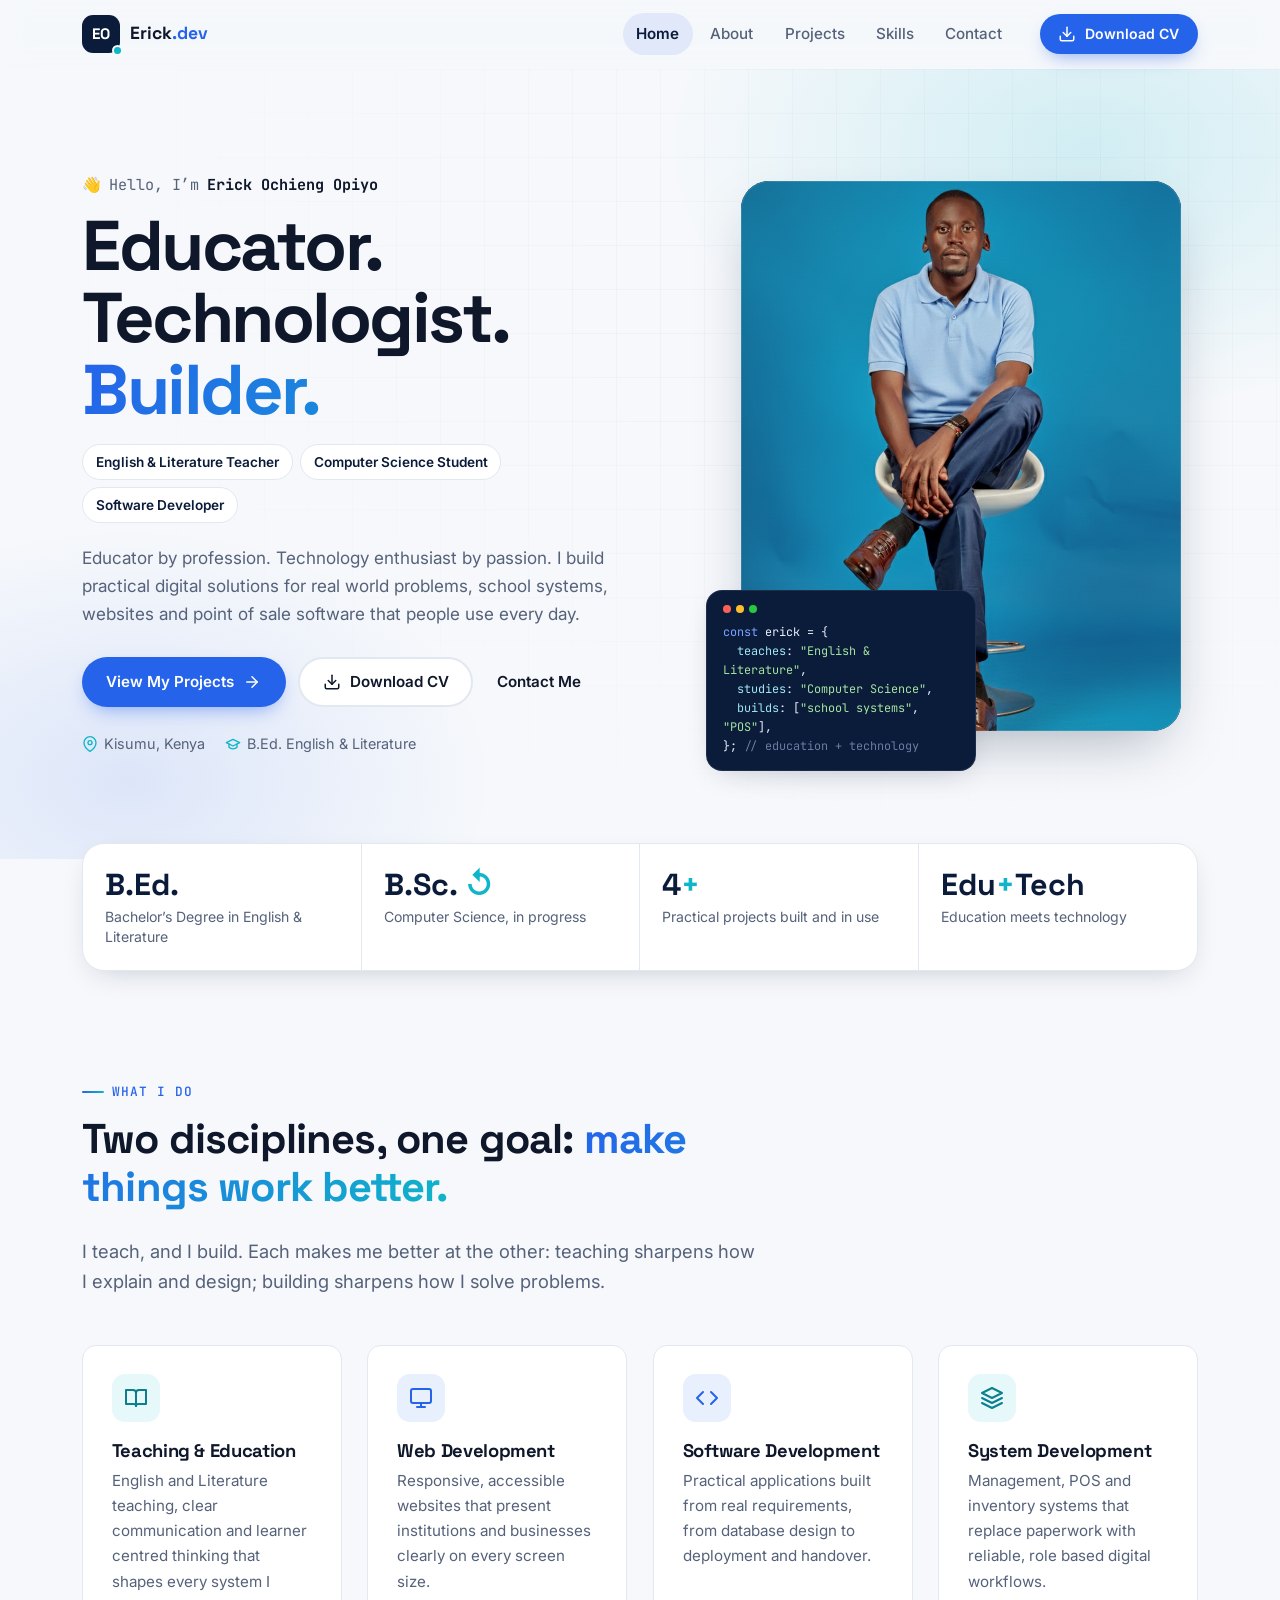
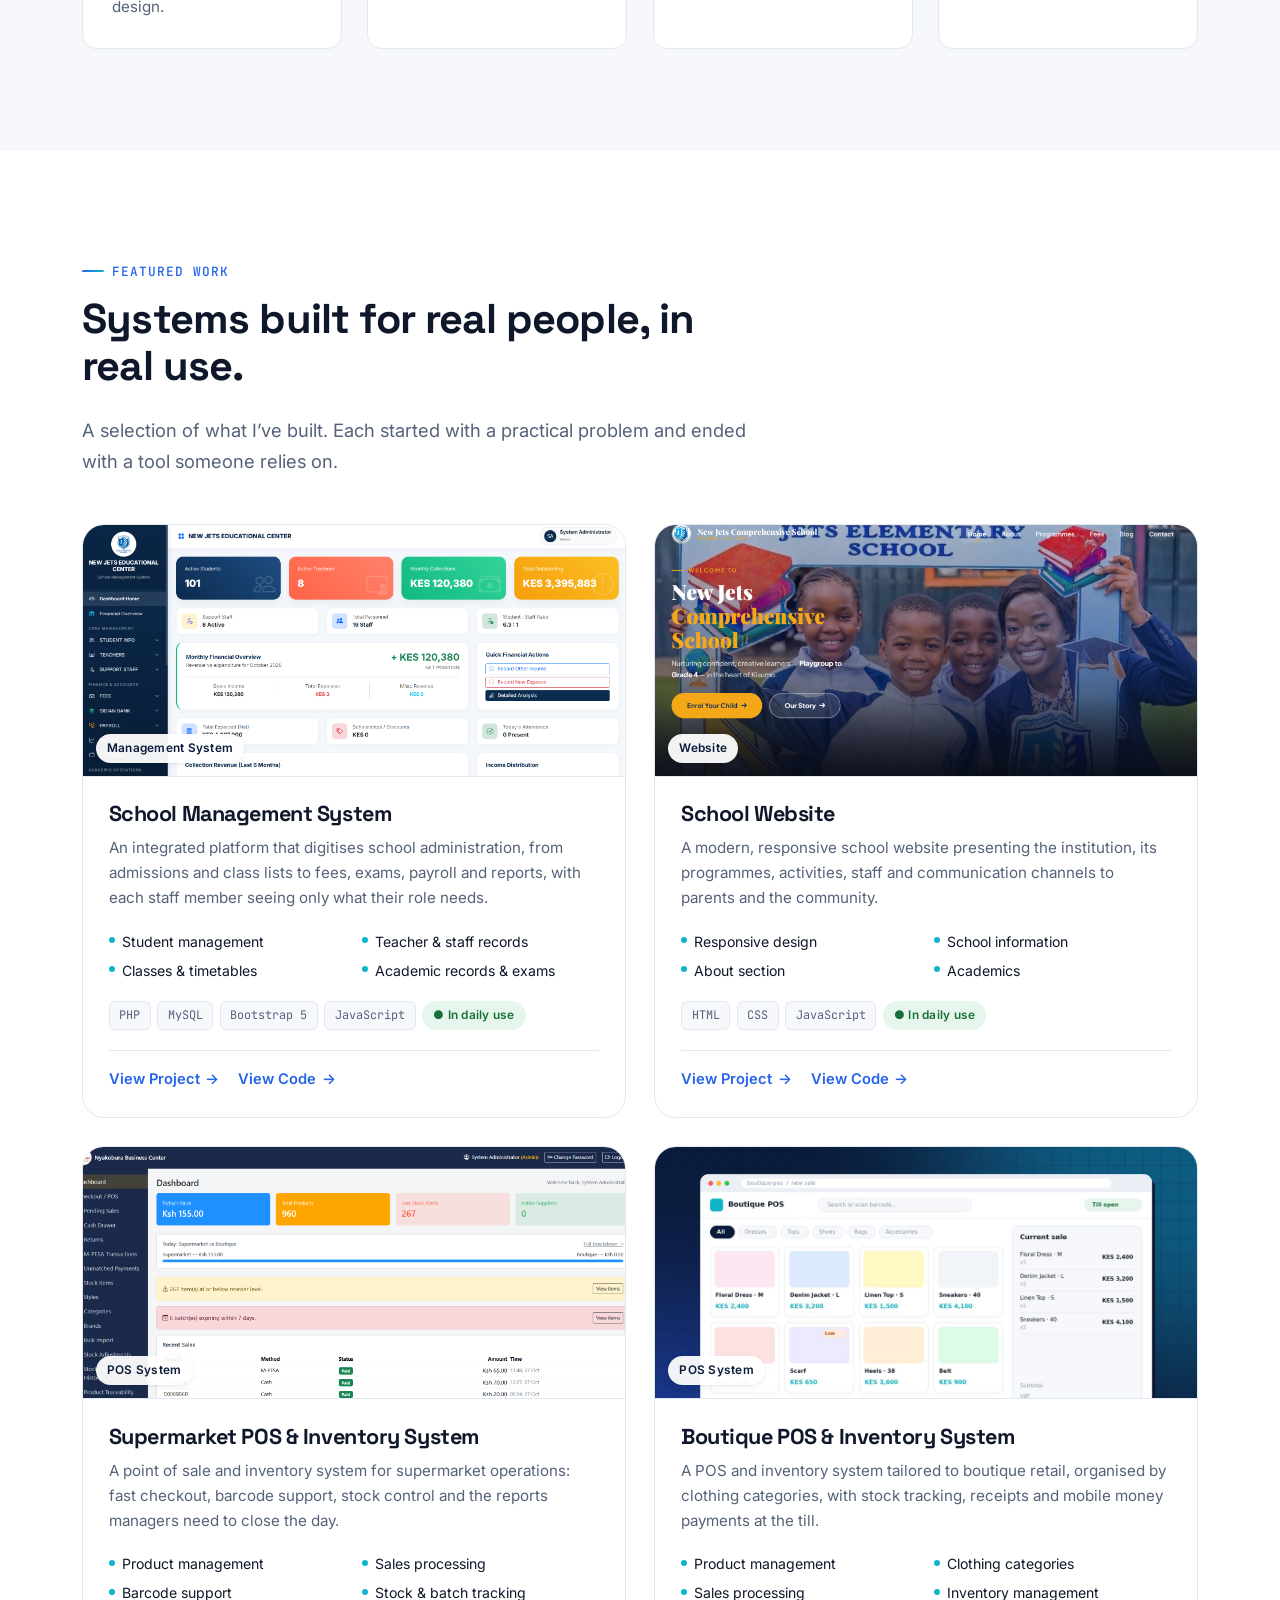
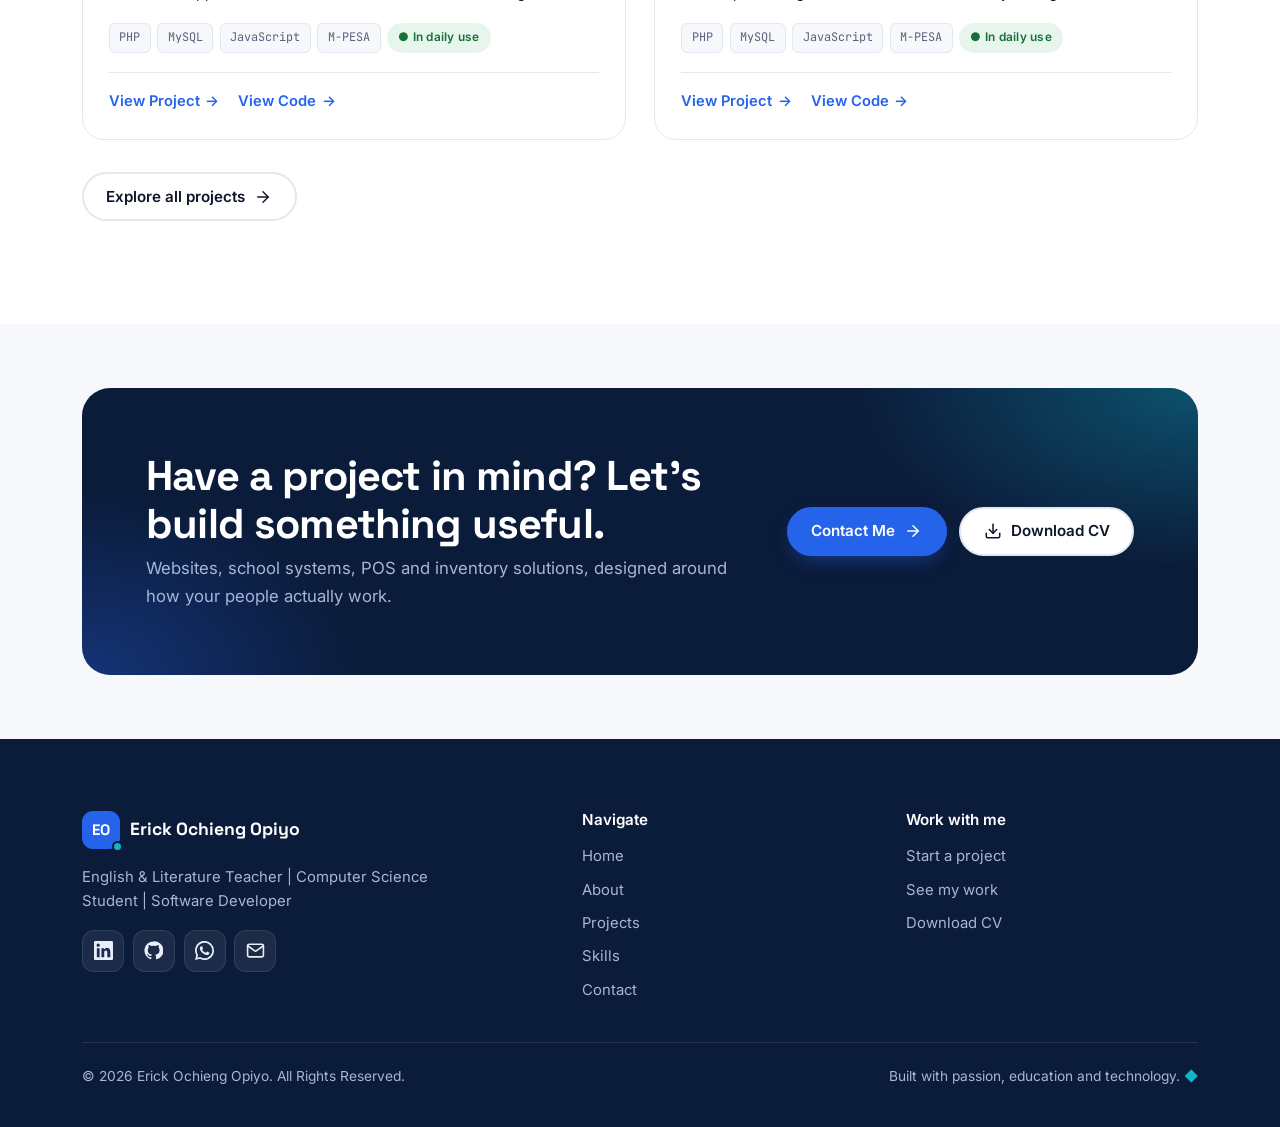
<file: index.html>
<!DOCTYPE html>
<html lang="en" class="no-js">
<head>
  <meta charset="UTF-8">
  <meta name="viewport" content="width=device-width, initial-scale=1">
  <title>Erick Ochieng Opiyo | English &amp; Literature Teacher &amp; Software Developer</title>
  <meta name="description" content="Erick Ochieng Opiyo is an English &amp; Literature teacher, Computer Science student and software developer in Kisumu, Kenya, building school management systems, websites and POS solutions.">
  <meta name="keywords" content="Erick Ochieng Opiyo, portfolio, English teacher, software developer, school management system, POS system, web developer Kenya, Kisumu">
  <meta name="author" content="Erick Ochieng Opiyo">
  <meta name="theme-color" content="#0b1b3a">

  <!-- Open Graph / social sharing — replace [YOUR WEBSITE URL] once the site is live -->
  <meta property="og:type" content="website">
  <meta property="og:site_name" content="Erick Ochieng Opiyo">
  <meta property="og:title" content="Erick Ochieng Opiyo | English &amp; Literature Teacher &amp; Software Developer">
  <meta property="og:description" content="Erick Ochieng Opiyo is an English &amp; Literature teacher, Computer Science student and software developer in Kisumu, Kenya, building school management systems, websites and POS solutions.">
  <meta property="og:image" content="images/og-image.jpg">
  <meta property="og:url" content="[YOUR WEBSITE URL]/index.html">
  <meta name="twitter:card" content="summary_large_image">
  <meta name="twitter:title" content="Erick Ochieng Opiyo | English &amp; Literature Teacher &amp; Software Developer">
  <meta name="twitter:description" content="Erick Ochieng Opiyo is an English &amp; Literature teacher, Computer Science student and software developer in Kisumu, Kenya, building school management systems, websites and POS solutions.">
  <meta name="twitter:image" content="images/og-image.jpg">

  <link rel="icon" href="assets/favicon.svg" type="image/svg+xml">
  <link rel="icon" href="assets/favicon-32.png" sizes="32x32" type="image/png">
  <link rel="apple-touch-icon" href="assets/apple-touch-icon.png">

  <link rel="preconnect" href="https://fonts.googleapis.com">
  <link rel="preconnect" href="https://fonts.gstatic.com" crossorigin>
  <link href="https://fonts.googleapis.com/css2?family=Inter:wght@400;500;600;700&amp;family=JetBrains+Mono:wght@400;500&amp;family=Space+Grotesk:wght@500;600;700&amp;display=swap" rel="stylesheet">
  <link rel="stylesheet" href="css/style.css">
</head>
<body>
  <a class="skip-link" href="#main">Skip to main content</a>

  <header class="site-header">
    <nav class="nav container" aria-label="Main navigation">
      <a class="logo" href="index.html" aria-label="Erick Ochieng Opiyo, home">
        <span class="logo-mark" aria-hidden="true">EO</span>
        <span class="logo-text">Erick<span>.dev</span></span>
      </a>

      <button class="nav-toggle" type="button" aria-label="Open navigation menu" aria-expanded="false" aria-controls="nav-menu">
        <span class="bar"></span><span class="bar"></span><span class="bar"></span>
      </button>

      <div class="nav-menu" id="nav-menu">
        <ul class="nav-links">
          <li><a href="index.html" aria-current="page">Home</a></li>
          <li><a href="about.html">About</a></li>
          <li><a href="projects.html">Projects</a></li>
          <li><a href="skills.html">Skills</a></li>
          <li><a href="contact.html">Contact</a></li>
        </ul>
        <a class="btn btn-primary btn-sm nav-cv" href="assets/cv/Erick-Ochieng-Opiyo-CV.pdf" download><svg width="20" height="20" viewBox="0 0 24 24" fill="none" stroke="currentColor" stroke-width="2" stroke-linecap="round" stroke-linejoin="round" aria-hidden="true" focusable="false"><path d="M21 15v4a2 2 0 0 1-2 2H5a2 2 0 0 1-2-2v-4"/><polyline points="7 10 12 15 17 10"/><line x1="12" y1="15" x2="12" y2="3"/></svg> Download CV</a>
      </div>
    </nav>
  </header>
  <div class="nav-backdrop" aria-hidden="true"></div>

  <main id="main">

    <section class="hero" aria-labelledby="hero-title">
      <div class="hero-grid-bg" aria-hidden="true"></div>
      <div class="container hero-inner">
        <div class="reveal">
          <p class="hero-greeting"><span class="wave" aria-hidden="true">&#128075;</span> Hello, I&rsquo;m <strong>Erick Ochieng Opiyo</strong></p>
          <h1 class="hero-title" id="hero-title">
            <span>Educator.</span>
            <span>Technologist.</span>
            <span class="text-gradient">Builder.</span>
          </h1>
          <ul class="hero-roles" aria-label="Roles">
            <li>English &amp; Literature Teacher</li>
            <li>Computer Science Student</li>
            <li>Software Developer</li>
          </ul>
          <p class="hero-text">Educator by profession. Technology enthusiast by passion. I build practical digital solutions for real world problems, school systems, websites and point of sale software that people use every day.</p>
          <div class="btn-group">
            <a class="btn btn-primary" href="projects.html">View My Projects <svg width="20" height="20" viewBox="0 0 24 24" fill="none" stroke="currentColor" stroke-width="2" stroke-linecap="round" stroke-linejoin="round" aria-hidden="true" focusable="false"><line x1="5" y1="12" x2="19" y2="12"/><polyline points="12 5 19 12 12 19"/></svg></a>
            <a class="btn btn-outline" href="assets/cv/Erick-Ochieng-Opiyo-CV.pdf" download><svg width="20" height="20" viewBox="0 0 24 24" fill="none" stroke="currentColor" stroke-width="2" stroke-linecap="round" stroke-linejoin="round" aria-hidden="true" focusable="false"><path d="M21 15v4a2 2 0 0 1-2 2H5a2 2 0 0 1-2-2v-4"/><polyline points="7 10 12 15 17 10"/><line x1="12" y1="15" x2="12" y2="3"/></svg> Download CV</a>
            <a class="btn btn-ghost" href="contact.html">Contact Me</a>
          </div>
          <div class="hero-meta">
            <span><svg width="20" height="20" viewBox="0 0 24 24" fill="none" stroke="currentColor" stroke-width="2" stroke-linecap="round" stroke-linejoin="round" aria-hidden="true" focusable="false"><path d="M21 10c0 7-9 13-9 13s-9-6-9-13a9 9 0 0 1 18 0z"/><circle cx="12" cy="10" r="3"/></svg> Kisumu, Kenya</span>
            <span><svg width="20" height="20" viewBox="0 0 24 24" fill="none" stroke="currentColor" stroke-width="2" stroke-linecap="round" stroke-linejoin="round" aria-hidden="true" focusable="false"><path d="M22 10 12 5 2 10l10 5 10-5z"/><path d="M6 12v5c3 3 9 3 12 0v-5"/></svg> B.Ed. English &amp; Literature</span>
          </div>
        </div>

        <div class="hero-visual reveal" style="--delay:.15s">
          <div class="portrait">
            <!-- Replace images/profile.jpg with your own photo (portrait, ~800x1000) -->
            <img src="images/profile.jpg" alt="Portrait of Erick Ochieng Opiyo" width="800" height="1000" fetchpriority="high">
          </div>
          <div class="float-card code-card" aria-hidden="true">
            <div class="dots"><i></i><i></i><i></i></div>
<pre><span class="tok-k">const</span> erick = {
  <span class="tok-p">teaches</span>: <span class="tok-s">"English &amp; Literature"</span>,
  <span class="tok-p">studies</span>: <span class="tok-s">"Computer Science"</span>,
  <span class="tok-p">builds</span>: [<span class="tok-s">"school systems"</span>, <span class="tok-s">"POS"</span>],
}; <span class="tok-c">// education + technology</span></pre>
          </div>
        </div>
      </div>
    </section>

    <section class="stats" aria-label="Highlights">
      <div class="container">
        <div class="stats-grid reveal">
          <div class="stat"><p class="stat-value">B.Ed.</p><p class="stat-label">Bachelor&rsquo;s Degree in English &amp; Literature</p></div>
          <div class="stat"><p class="stat-value">B.Sc. <span class="accent">&#8634;</span></p><p class="stat-label">Computer Science, in progress</p></div>
          <div class="stat"><p class="stat-value">4<span class="accent">+</span></p><p class="stat-label">Practical projects built and in use</p></div>
          <div class="stat"><p class="stat-value">Edu<span class="accent">+</span>Tech</p><p class="stat-label">Education meets technology</p></div>
        </div>
      </div>
    </section>

    <section class="section" aria-labelledby="what-title">
      <div class="container">
        <div class="section-head">
          <p class="eyebrow">What I do</p>
          <h2 class="section-title" id="what-title">Two disciplines, one goal: <span class="text-gradient">make things work better.</span></h2>
          <p class="lead">I teach, and I build. Each makes me better at the other: teaching sharpens how I explain and design; building sharpens how I solve problems.</p>
        </div>
        <div class="grid grid-4">
          <article class="card reveal"><div class="card-icon teal"><svg width="20" height="20" viewBox="0 0 24 24" fill="none" stroke="currentColor" stroke-width="2" stroke-linecap="round" stroke-linejoin="round" aria-hidden="true" focusable="false"><path d="M2 4h7a3 3 0 0 1 3 3v13a2 2 0 0 0-2-2H2z"/><path d="M22 4h-7a3 3 0 0 0-3 3v13a2 2 0 0 1 2-2h8z"/></svg></div><h3>Teaching &amp; Education</h3><p>English and Literature teaching, clear communication and learner centred thinking that shapes every system I design.</p></article>
          <article class="card reveal" style="--delay:.08s"><div class="card-icon"><svg width="20" height="20" viewBox="0 0 24 24" fill="none" stroke="currentColor" stroke-width="2" stroke-linecap="round" stroke-linejoin="round" aria-hidden="true" focusable="false"><rect x="2" y="3" width="20" height="14" rx="2"/><line x1="8" y1="21" x2="16" y2="21"/><line x1="12" y1="17" x2="12" y2="21"/></svg></div><h3>Web Development</h3><p>Responsive, accessible websites that present institutions and businesses clearly on every screen size.</p></article>
          <article class="card reveal" style="--delay:.16s"><div class="card-icon"><svg width="20" height="20" viewBox="0 0 24 24" fill="none" stroke="currentColor" stroke-width="2" stroke-linecap="round" stroke-linejoin="round" aria-hidden="true" focusable="false"><polyline points="16 18 22 12 16 6"/><polyline points="8 6 2 12 8 18"/></svg></div><h3>Software Development</h3><p>Practical applications built from real requirements, from database design to deployment and handover.</p></article>
          <article class="card reveal" style="--delay:.24s"><div class="card-icon teal"><svg width="20" height="20" viewBox="0 0 24 24" fill="none" stroke="currentColor" stroke-width="2" stroke-linecap="round" stroke-linejoin="round" aria-hidden="true" focusable="false"><polygon points="12 2 2 7 12 12 22 7 12 2"/><polyline points="2 17 12 22 22 17"/><polyline points="2 12 12 17 22 12"/></svg></div><h3>System Development</h3><p>Management, POS and inventory systems that replace paperwork with reliable, role based digital workflows.</p></article>
        </div>
      </div>
    </section>

    <section class="section section-alt" aria-labelledby="featured-title">
      <div class="container">
        <div class="section-head">
          <p class="eyebrow">Featured work</p>
          <h2 class="section-title" id="featured-title">Systems built for real people, in real use.</h2>
          <p class="lead">A selection of what I&rsquo;ve built. Each started with a practical problem and ended with a tool someone relies on.</p>
        </div>
        <div class="project-grid">
          <article class="project-card reveal" data-category="systems" id="school-management" style="--delay:0.0s">
            <div class="project-media">
              <span class="badge">Management System</span>
              <img src="images/school-management.png" alt="Interface preview of the School Management System" width="1200" height="750" loading="lazy">
            </div>
            <div class="project-body">
              
              <h3>School Management System</h3>
              <p>An integrated platform that digitises school administration, from admissions and class lists to fees, exams, payroll and reports, with each staff member seeing only what their role needs.</p>
              <ul class="feature-list" aria-label="Key features"><li>Student management</li><li>Teacher &amp; staff records</li><li>Classes &amp; timetables</li><li>Academic records &amp; exams</li></ul>
              <div class="tags" aria-label="Technologies used"><span class="tag">PHP</span><span class="tag">MySQL</span><span class="tag">Bootstrap 5</span><span class="tag">JavaScript</span> <span class="badge" style="background:#e7f6ec;color:#15703a">&#9679; In daily use</span></div>
              <div class="project-links">
                <a class="link-arrow" href="#" data-placeholder="Project link coming soon — replace [PROJECT URL] in the HTML.">View Project <span aria-hidden="true">&rarr;</span></a>
                <a class="link-arrow" href="#" data-placeholder="Code link coming soon — client systems are private; add a GitHub repo or demo here.">View Code <span aria-hidden="true">&rarr;</span></a>
              </div>
            </div>
          </article>
          <article class="project-card reveal" data-category="websites" id="school-website" style="--delay:0.08s">
            <div class="project-media">
              <span class="badge">Website</span>
              <img src="images/school-website.png" alt="Interface preview of the School Website" width="1200" height="750" loading="lazy">
            </div>
            <div class="project-body">
              
              <h3>School Website</h3>
              <p>A modern, responsive school website presenting the institution, its programmes, activities, staff and communication channels to parents and the community.</p>
              <ul class="feature-list" aria-label="Key features"><li>Responsive design</li><li>School information</li><li>About section</li><li>Academics</li></ul>
              <div class="tags" aria-label="Technologies used"><span class="tag">HTML</span><span class="tag">CSS</span><span class="tag">JavaScript</span> <span class="badge" style="background:#e7f6ec;color:#15703a">&#9679; In daily use</span></div>
              <div class="project-links">
                <a class="link-arrow" href="#" data-placeholder="Project link coming soon — replace [PROJECT URL] in the HTML.">View Project <span aria-hidden="true">&rarr;</span></a>
                <a class="link-arrow" href="#" data-placeholder="Code link coming soon — client systems are private; add a GitHub repo or demo here.">View Code <span aria-hidden="true">&rarr;</span></a>
              </div>
            </div>
          </article>
          <article class="project-card reveal" data-category="pos" id="supermarket-pos" style="--delay:0.16s">
            <div class="project-media">
              <span class="badge">POS System</span>
              <img src="images/supermarket-pos.png" alt="Interface preview of the Supermarket POS &amp; Inventory System" width="1200" height="750" loading="lazy">
            </div>
            <div class="project-body">
              
              <h3>Supermarket POS &amp; Inventory System</h3>
              <p>A point of sale and inventory system for supermarket operations: fast checkout, barcode support, stock control and the reports managers need to close the day.</p>
              <ul class="feature-list" aria-label="Key features"><li>Product management</li><li>Sales processing</li><li>Barcode support</li><li>Stock &amp; batch tracking</li></ul>
              <div class="tags" aria-label="Technologies used"><span class="tag">PHP</span><span class="tag">MySQL</span><span class="tag">JavaScript</span><span class="tag">M-PESA</span> <span class="badge" style="background:#e7f6ec;color:#15703a">&#9679; In daily use</span></div>
              <div class="project-links">
                <a class="link-arrow" href="#" data-placeholder="Project link coming soon — replace [PROJECT URL] in the HTML.">View Project <span aria-hidden="true">&rarr;</span></a>
                <a class="link-arrow" href="#" data-placeholder="Code link coming soon — client systems are private; add a GitHub repo or demo here.">View Code <span aria-hidden="true">&rarr;</span></a>
              </div>
            </div>
          </article>
          <article class="project-card reveal" data-category="pos" id="boutique-pos" style="--delay:0.24s">
            <div class="project-media">
              <span class="badge">POS System</span>
              <img src="images/boutique-pos.jpg" alt="Interface preview of the Boutique POS &amp; Inventory System" width="1200" height="750" loading="lazy">
            </div>
            <div class="project-body">
              
              <h3>Boutique POS &amp; Inventory System</h3>
              <p>A POS and inventory system tailored to boutique retail, organised by clothing categories, with stock tracking, receipts and mobile money payments at the till.</p>
              <ul class="feature-list" aria-label="Key features"><li>Product management</li><li>Clothing categories</li><li>Sales processing</li><li>Inventory management</li></ul>
              <div class="tags" aria-label="Technologies used"><span class="tag">PHP</span><span class="tag">MySQL</span><span class="tag">JavaScript</span><span class="tag">M-PESA</span> <span class="badge" style="background:#e7f6ec;color:#15703a">&#9679; In daily use</span></div>
              <div class="project-links">
                <a class="link-arrow" href="#" data-placeholder="Project link coming soon — replace [PROJECT URL] in the HTML.">View Project <span aria-hidden="true">&rarr;</span></a>
                <a class="link-arrow" href="#" data-placeholder="Code link coming soon — client systems are private; add a GitHub repo or demo here.">View Code <span aria-hidden="true">&rarr;</span></a>
              </div>
            </div>
          </article>
        </div>
        <div style="margin-top:2rem"><a class="btn btn-outline" href="projects.html">Explore all projects <svg width="20" height="20" viewBox="0 0 24 24" fill="none" stroke="currentColor" stroke-width="2" stroke-linecap="round" stroke-linejoin="round" aria-hidden="true" focusable="false"><line x1="5" y1="12" x2="19" y2="12"/><polyline points="12 5 19 12 12 19"/></svg></a></div>
      </div>
    </section>

    <section class="section-sm" aria-labelledby="cta-title">
      <div class="container">
        <div class="cta-box reveal">
          <div>
            <h2 id="cta-title">Have a project in mind? Let&rsquo;s build something useful.</h2>
            <p>Websites, school systems, POS and inventory solutions, designed around how your people actually work.</p>
          </div>
          <div class="btn-group">
            <a class="btn btn-primary" href="contact.html">Contact Me <svg width="20" height="20" viewBox="0 0 24 24" fill="none" stroke="currentColor" stroke-width="2" stroke-linecap="round" stroke-linejoin="round" aria-hidden="true" focusable="false"><line x1="5" y1="12" x2="19" y2="12"/><polyline points="12 5 19 12 12 19"/></svg></a>
            <a class="btn btn-outline" href="assets/cv/Erick-Ochieng-Opiyo-CV.pdf" download><svg width="20" height="20" viewBox="0 0 24 24" fill="none" stroke="currentColor" stroke-width="2" stroke-linecap="round" stroke-linejoin="round" aria-hidden="true" focusable="false"><path d="M21 15v4a2 2 0 0 1-2 2H5a2 2 0 0 1-2-2v-4"/><polyline points="7 10 12 15 17 10"/><line x1="12" y1="15" x2="12" y2="3"/></svg> Download CV</a>
          </div>
        </div>
      </div>
    </section>
  </main>

  <footer class="site-footer">
    <div class="container">
      <div class="footer-grid">
        <div>
          <a class="logo" href="index.html" aria-label="Erick Ochieng Opiyo, home">
            <span class="logo-mark" aria-hidden="true">EO</span>
            <span>Erick Ochieng Opiyo</span>
          </a>
          <p class="footer-tagline">English &amp; Literature Teacher | Computer Science Student | Software Developer</p>
          <div class="socials" aria-label="Social links">
          <a href="https://www.linkedin.com/in/ochieng-eric-a34498291" target="_blank" rel="noopener" aria-label="LinkedIn"><svg width="20" height="20" viewBox="0 0 24 24" fill="currentColor" aria-hidden="true" focusable="false"><path d="M20.4 20.5h-3.6v-5.6c0-1.3 0-3-1.8-3s-2.1 1.4-2.1 2.9v5.7H9.4V9h3.4v1.6h.1c.5-.9 1.6-1.8 3.4-1.8 3.6 0 4.3 2.4 4.3 5.5v6.2zM5.3 7.4a2.1 2.1 0 1 1 0-4.2 2.1 2.1 0 0 1 0 4.2zM7.1 20.5H3.6V9h3.5v11.5zM22.2 0H1.8C.8 0 0 .8 0 1.7v20.6c0 .9.8 1.7 1.8 1.7h20.4c1 0 1.8-.8 1.8-1.7V1.7C24 .8 23.2 0 22.2 0z"/></svg></a>
          <a href="#" data-placeholder="GitHub link not added yet — update [GITHUB URL] in the HTML." aria-label="GitHub (link coming soon)"><svg width="20" height="20" viewBox="0 0 24 24" fill="currentColor" aria-hidden="true" focusable="false"><path d="M12 .5a11.5 11.5 0 0 0-3.6 22.4c.6.1.8-.3.8-.6v-2c-3.2.7-3.9-1.5-3.9-1.5-.5-1.3-1.3-1.7-1.3-1.7-1-.7.1-.7.1-.7 1.2.1 1.8 1.2 1.8 1.2 1 1.8 2.8 1.3 3.5 1 .1-.8.4-1.3.7-1.6-2.6-.3-5.3-1.3-5.3-5.7 0-1.3.5-2.3 1.2-3.1-.1-.3-.5-1.5.1-3.1 0 0 1-.3 3.2 1.2a11 11 0 0 1 5.8 0c2.2-1.5 3.2-1.2 3.2-1.2.6 1.6.2 2.8.1 3.1.8.8 1.2 1.8 1.2 3.1 0 4.4-2.7 5.4-5.3 5.7.4.4.8 1.1.8 2.2v3.3c0 .3.2.7.8.6A11.5 11.5 0 0 0 12 .5z"/></svg></a>
          <a href="https://wa.me/254111902370" target="_blank" rel="noopener" aria-label="WhatsApp"><svg width="20" height="20" viewBox="0 0 24 24" fill="currentColor" aria-hidden="true" focusable="false"><path d="M17.5 14.4c-.3-.1-1.8-.9-2-1-.3-.1-.5-.1-.7.2l-.9 1.2c-.2.2-.3.2-.6.1-.3-.1-1.3-.5-2.4-1.5-.9-.8-1.5-1.8-1.7-2.1-.2-.3 0-.5.1-.6l.5-.5.3-.5c.1-.2 0-.4 0-.5l-.9-2.2c-.2-.6-.5-.5-.7-.5h-.6c-.2 0-.5.1-.8.4-.3.3-1 1-1 2.5s1.1 2.9 1.2 3.1c.1.2 2.1 3.2 5.1 4.5.7.3 1.3.5 1.7.6.7.2 1.4.2 1.9.1.6-.1 1.8-.7 2-1.5.2-.7.2-1.3.2-1.5-.1-.1-.3-.2-.6-.3zM12 21.8c-1.8 0-3.5-.5-5-1.4l-.4-.2-3.7 1 1-3.6-.2-.4A9.8 9.8 0 1 1 12 21.8zm8.4-18.2A11.8 11.8 0 0 0 1.7 17.8L0 24l6.3-1.7A11.8 11.8 0 0 0 24 12a11.7 11.7 0 0 0-3.6-8.4z"/></svg></a>
          <a href="mailto:opiyoeric1998@gmail.com" aria-label="Email"><svg width="20" height="20" viewBox="0 0 24 24" fill="none" stroke="currentColor" stroke-width="2" stroke-linecap="round" stroke-linejoin="round" aria-hidden="true" focusable="false"><rect x="2" y="4" width="20" height="16" rx="2"/><path d="m22 6-10 7L2 6"/></svg></a>
          </div>
        </div>
        <div>
          <h3>Navigate</h3>
          <ul class="footer-links">
            <li><a href="index.html">Home</a></li>
            <li><a href="about.html">About</a></li>
            <li><a href="projects.html">Projects</a></li>
            <li><a href="skills.html">Skills</a></li>
            <li><a href="contact.html">Contact</a></li>
          </ul>
        </div>
        <div>
          <h3>Work with me</h3>
          <ul class="footer-links">
            <li><a href="contact.html">Start a project</a></li>
            <li><a href="projects.html">See my work</a></li>
            <li><a href="assets/cv/Erick-Ochieng-Opiyo-CV.pdf" download>Download CV</a></li>
          </ul>
        </div>
      </div>
      <div class="footer-bottom">
        <p>&copy; <span data-year>2026</span> Erick Ochieng Opiyo. All Rights Reserved.</p>
        <p>Built with passion, education and technology. <span class="heart" aria-hidden="true">&#9670;</span></p>
      </div>
    </div>
  </footer>

  <script src="js/script.js" defer></script>
</body>
</html>
</file>
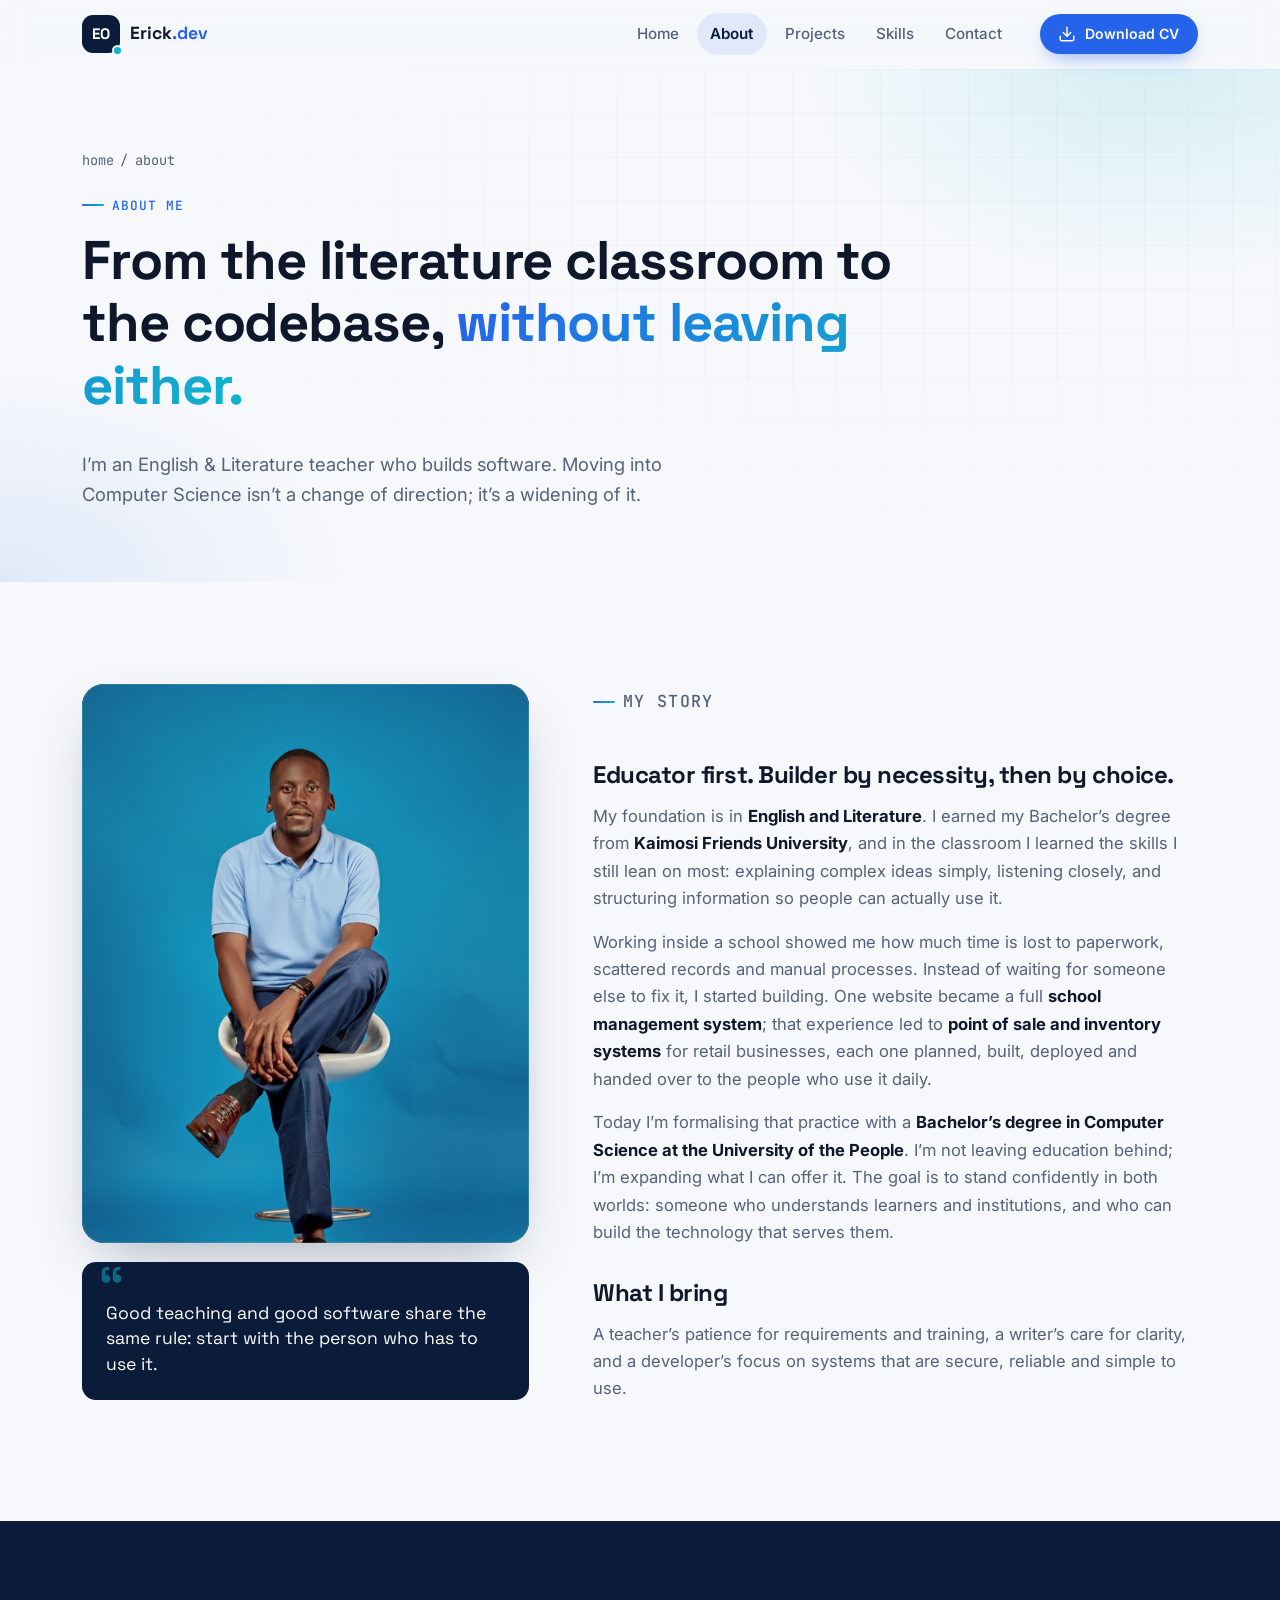
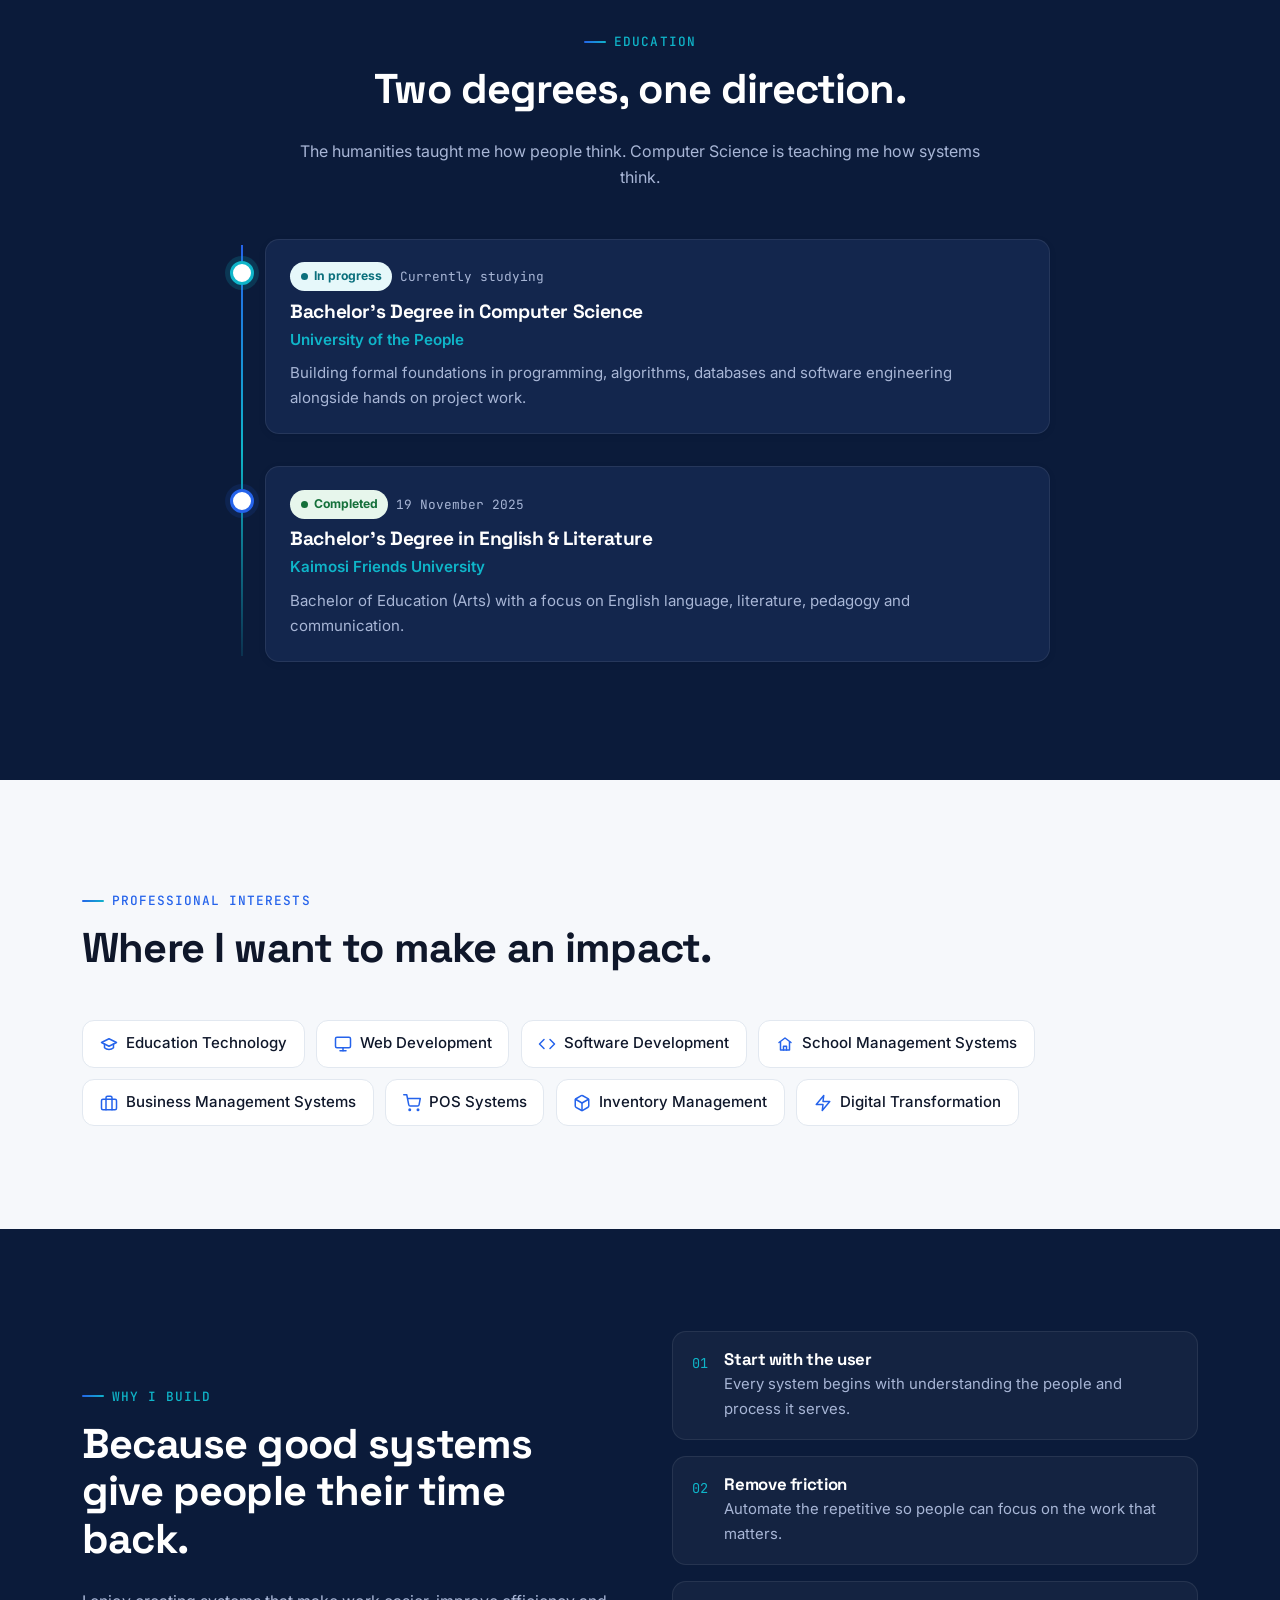
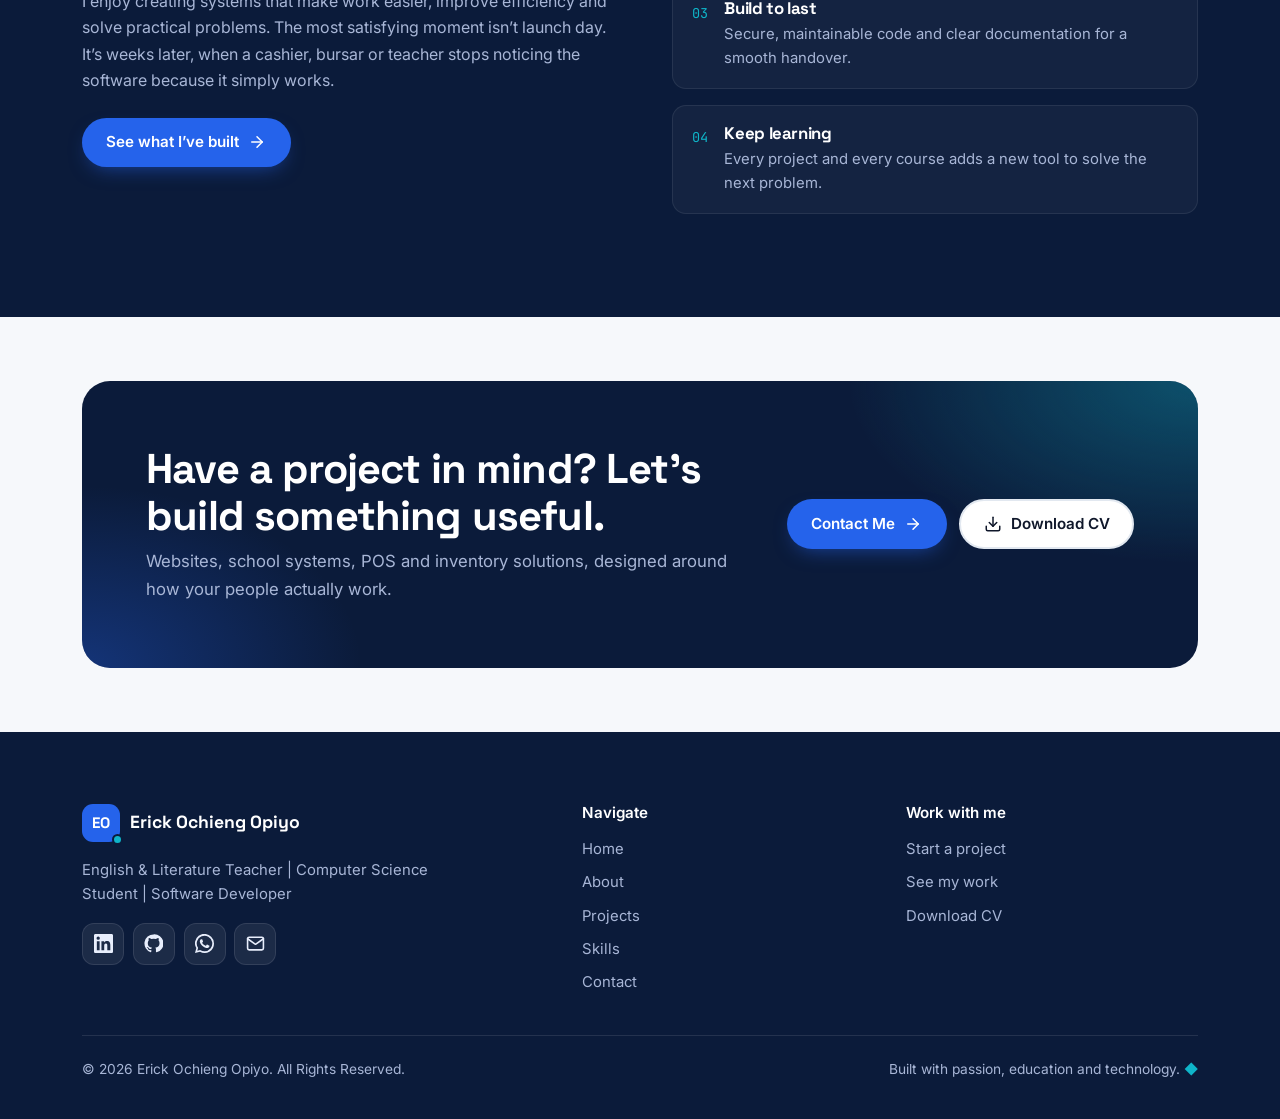
<file: about.html>
<!DOCTYPE html>
<html lang="en" class="no-js">
<head>
  <meta charset="UTF-8">
  <meta name="viewport" content="width=device-width, initial-scale=1">
  <title>About | Erick Ochieng Opiyo, Educator &amp; Software Developer</title>
  <meta name="description" content="The story of Erick Ochieng Opiyo: an English &amp; Literature graduate from Kaimosi Friends University now studying Computer Science at the University of the People and building practical software.">
  <meta name="keywords" content="about Erick Ochieng Opiyo, English and Literature teacher, Kaimosi Friends University, University of the People, computer science student, education technology">
  <meta name="author" content="Erick Ochieng Opiyo">
  <meta name="theme-color" content="#0b1b3a">

  <!-- Open Graph / social sharing — replace [YOUR WEBSITE URL] once the site is live -->
  <meta property="og:type" content="website">
  <meta property="og:site_name" content="Erick Ochieng Opiyo">
  <meta property="og:title" content="About | Erick Ochieng Opiyo, Educator &amp; Software Developer">
  <meta property="og:description" content="The story of Erick Ochieng Opiyo: an English &amp; Literature graduate from Kaimosi Friends University now studying Computer Science at the University of the People and building practical software.">
  <meta property="og:image" content="images/og-image.jpg">
  <meta property="og:url" content="[YOUR WEBSITE URL]/about.html">
  <meta name="twitter:card" content="summary_large_image">
  <meta name="twitter:title" content="About | Erick Ochieng Opiyo, Educator &amp; Software Developer">
  <meta name="twitter:description" content="The story of Erick Ochieng Opiyo: an English &amp; Literature graduate from Kaimosi Friends University now studying Computer Science at the University of the People and building practical software.">
  <meta name="twitter:image" content="images/og-image.jpg">

  <link rel="icon" href="assets/favicon.svg" type="image/svg+xml">
  <link rel="icon" href="assets/favicon-32.png" sizes="32x32" type="image/png">
  <link rel="apple-touch-icon" href="assets/apple-touch-icon.png">

  <link rel="preconnect" href="https://fonts.googleapis.com">
  <link rel="preconnect" href="https://fonts.gstatic.com" crossorigin>
  <link href="https://fonts.googleapis.com/css2?family=Inter:wght@400;500;600;700&amp;family=JetBrains+Mono:wght@400;500&amp;family=Space+Grotesk:wght@500;600;700&amp;display=swap" rel="stylesheet">
  <link rel="stylesheet" href="css/style.css">
</head>
<body>
  <a class="skip-link" href="#main">Skip to main content</a>

  <header class="site-header">
    <nav class="nav container" aria-label="Main navigation">
      <a class="logo" href="index.html" aria-label="Erick Ochieng Opiyo, home">
        <span class="logo-mark" aria-hidden="true">EO</span>
        <span class="logo-text">Erick<span>.dev</span></span>
      </a>

      <button class="nav-toggle" type="button" aria-label="Open navigation menu" aria-expanded="false" aria-controls="nav-menu">
        <span class="bar"></span><span class="bar"></span><span class="bar"></span>
      </button>

      <div class="nav-menu" id="nav-menu">
        <ul class="nav-links">
          <li><a href="index.html">Home</a></li>
          <li><a href="about.html" aria-current="page">About</a></li>
          <li><a href="projects.html">Projects</a></li>
          <li><a href="skills.html">Skills</a></li>
          <li><a href="contact.html">Contact</a></li>
        </ul>
        <a class="btn btn-primary btn-sm nav-cv" href="assets/cv/Erick-Ochieng-Opiyo-CV.pdf" download><svg width="20" height="20" viewBox="0 0 24 24" fill="none" stroke="currentColor" stroke-width="2" stroke-linecap="round" stroke-linejoin="round" aria-hidden="true" focusable="false"><path d="M21 15v4a2 2 0 0 1-2 2H5a2 2 0 0 1-2-2v-4"/><polyline points="7 10 12 15 17 10"/><line x1="12" y1="15" x2="12" y2="3"/></svg> Download CV</a>
      </div>
    </nav>
  </header>
  <div class="nav-backdrop" aria-hidden="true"></div>

  <main id="main">

    <section class="page-hero">
      <div class="hero-grid-bg" aria-hidden="true"></div>
      <div class="container">
        <nav class="breadcrumb" aria-label="Breadcrumb"><a href="index.html">home</a><span aria-hidden="true">/</span><span aria-current="page">about</span></nav>
        <p class="eyebrow">About me</p>
        <h1>From the literature classroom to the codebase, <span class="text-gradient">without leaving either.</span></h1>
        <p class="lead">I&rsquo;m an English &amp; Literature teacher who builds software. Moving into Computer Science isn&rsquo;t a change of direction; it&rsquo;s a widening of it.</p>
      </div>
    </section>

    <section class="section" aria-labelledby="story-title">
      <div class="container story-grid">
        <aside class="story-aside reveal">
          <div class="portrait" style="aspect-ratio:4/5"><img src="images/profile.jpg" alt="Portrait of Erick Ochieng Opiyo" width="832" height="1248" loading="lazy" style="object-position:center top"></div>
          <div class="quote-card"><p>Good teaching and good software share the same rule: start with the person who has to use it.</p></div>
        </aside>
        <div class="prose reveal" style="--delay:.1s">
          <p class="eyebrow">My story</p>
          <h2 id="story-title" class="section-title">Educator first. Builder by necessity, then by choice.</h2>
          <p>My foundation is in <strong>English and Literature</strong>. I earned my Bachelor&rsquo;s degree from <strong>Kaimosi Friends University</strong>, and in the classroom I learned the skills I still lean on most: explaining complex ideas simply, listening closely, and structuring information so people can actually use it.</p>
          <p>Working inside a school showed me how much time is lost to paperwork, scattered records and manual processes. Instead of waiting for someone else to fix it, I started building. One website became a full <strong>school management system</strong>; that experience led to <strong>point of sale and inventory systems</strong> for retail businesses, each one planned, built, deployed and handed over to the people who use it daily.</p>
          <p>Today I&rsquo;m formalising that practice with a <strong>Bachelor&rsquo;s degree in Computer Science at the University of the People</strong>. I&rsquo;m not leaving education behind; I&rsquo;m expanding what I can offer it. The goal is to stand confidently in both worlds: someone who understands learners and institutions, and who can build the technology that serves them.</p>
          <h2>What I bring</h2>
          <p>A teacher&rsquo;s patience for requirements and training, a writer&rsquo;s care for clarity, and a developer&rsquo;s focus on systems that are secure, reliable and simple to use.</p>
        </div>
      </div>
    </section>

    <section class="section section-dark" aria-labelledby="edu-title">
      <div class="container">
        <div class="section-head center">
          <p class="eyebrow">Education</p>
          <h2 class="section-title" id="edu-title">Two degrees, one direction.</h2>
          <p>The humanities taught me how people think. Computer Science is teaching me how systems think.</p>
        </div>
        <ol class="timeline" style="list-style:none">
          <li class="timeline-item current reveal">
            <span class="timeline-dot" aria-hidden="true"></span>
            <div class="timeline-card">
              <div class="timeline-meta"><span class="status progress">In progress</span><span class="timeline-date">Currently studying</span></div>
              <h3>Bachelor&rsquo;s Degree in Computer Science</h3>
              <p class="school">University of the People</p>
              <p>Building formal foundations in programming, algorithms, databases and software engineering alongside hands on project work.</p>
            </div>
          </li>
          <li class="timeline-item reveal" style="--delay:.12s">
            <span class="timeline-dot" aria-hidden="true"></span>
            <div class="timeline-card">
              <div class="timeline-meta"><span class="status done">Completed</span><span class="timeline-date">19 November 2025</span></div>
              <h3>Bachelor&rsquo;s Degree in English &amp; Literature</h3>
              <p class="school">Kaimosi Friends University</p>
              <p>Bachelor of Education (Arts) with a focus on English language, literature, pedagogy and communication.</p>
            </div>
          </li>
        </ol>
      </div>
    </section>

    <section class="section" aria-labelledby="interests-title">
      <div class="container">
        <div class="section-head">
          <p class="eyebrow">Professional interests</p>
          <h2 class="section-title" id="interests-title">Where I want to make an impact.</h2>
        </div>
        <ul class="chip-cloud reveal">
          <li class="chip"><svg width="20" height="20" viewBox="0 0 24 24" fill="none" stroke="currentColor" stroke-width="2" stroke-linecap="round" stroke-linejoin="round" aria-hidden="true" focusable="false"><path d="M22 10 12 5 2 10l10 5 10-5z"/><path d="M6 12v5c3 3 9 3 12 0v-5"/></svg> Education Technology</li>
          <li class="chip"><svg width="20" height="20" viewBox="0 0 24 24" fill="none" stroke="currentColor" stroke-width="2" stroke-linecap="round" stroke-linejoin="round" aria-hidden="true" focusable="false"><rect x="2" y="3" width="20" height="14" rx="2"/><line x1="8" y1="21" x2="16" y2="21"/><line x1="12" y1="17" x2="12" y2="21"/></svg> Web Development</li>
          <li class="chip"><svg width="20" height="20" viewBox="0 0 24 24" fill="none" stroke="currentColor" stroke-width="2" stroke-linecap="round" stroke-linejoin="round" aria-hidden="true" focusable="false"><polyline points="16 18 22 12 16 6"/><polyline points="8 6 2 12 8 18"/></svg> Software Development</li>
          <li class="chip"><svg width="20" height="20" viewBox="0 0 24 24" fill="none" stroke="currentColor" stroke-width="2" stroke-linecap="round" stroke-linejoin="round" aria-hidden="true" focusable="false"><path d="m4 10 8-6 8 6"/><path d="M6 9v11h12V9"/><path d="M10 20v-5h4v5"/></svg> School Management Systems</li>
          <li class="chip"><svg width="20" height="20" viewBox="0 0 24 24" fill="none" stroke="currentColor" stroke-width="2" stroke-linecap="round" stroke-linejoin="round" aria-hidden="true" focusable="false"><rect x="2" y="7" width="20" height="14" rx="2"/><path d="M16 21V5a2 2 0 0 0-2-2h-4a2 2 0 0 0-2 2v16"/></svg> Business Management Systems</li>
          <li class="chip"><svg width="20" height="20" viewBox="0 0 24 24" fill="none" stroke="currentColor" stroke-width="2" stroke-linecap="round" stroke-linejoin="round" aria-hidden="true" focusable="false"><circle cx="9" cy="21" r="1"/><circle cx="20" cy="21" r="1"/><path d="M1 1h4l2.7 13.4a2 2 0 0 0 2 1.6h9.7a2 2 0 0 0 2-1.6L23 6H6"/></svg> POS Systems</li>
          <li class="chip"><svg width="20" height="20" viewBox="0 0 24 24" fill="none" stroke="currentColor" stroke-width="2" stroke-linecap="round" stroke-linejoin="round" aria-hidden="true" focusable="false"><path d="M21 16V8a2 2 0 0 0-1-1.7l-7-4a2 2 0 0 0-2 0l-7 4A2 2 0 0 0 3 8v8a2 2 0 0 0 1 1.7l7 4a2 2 0 0 0 2 0l7-4a2 2 0 0 0 1-1.7z"/><polyline points="3.3 7 12 12 20.7 7"/><line x1="12" y1="22" x2="12" y2="12"/></svg> Inventory Management</li>
          <li class="chip"><svg width="20" height="20" viewBox="0 0 24 24" fill="none" stroke="currentColor" stroke-width="2" stroke-linecap="round" stroke-linejoin="round" aria-hidden="true" focusable="false"><polygon points="13 2 3 14 12 14 11 22 21 10 12 10 13 2"/></svg> Digital Transformation</li>
        </ul>
      </div>
    </section>

    <section class="section section-dark" aria-labelledby="why-title">
      <div class="container why-grid">
        <div class="reveal">
          <p class="eyebrow">Why I build</p>
          <h2 class="section-title" id="why-title">Because good systems give people their time back.</h2>
          <p>I enjoy creating systems that make work easier, improve efficiency and solve practical problems. The most satisfying moment isn&rsquo;t launch day. It&rsquo;s weeks later, when a cashier, bursar or teacher stops noticing the software because it simply works.</p>
          <div class="btn-group" style="margin-top:1.5rem">
            <a class="btn btn-primary" href="projects.html">See what I&rsquo;ve built <svg width="20" height="20" viewBox="0 0 24 24" fill="none" stroke="currentColor" stroke-width="2" stroke-linecap="round" stroke-linejoin="round" aria-hidden="true" focusable="false"><line x1="5" y1="12" x2="19" y2="12"/><polyline points="12 5 19 12 12 19"/></svg></a>
          </div>
        </div>
        <div class="principles">
          <div class="principle reveal"><span class="num">01</span><div><h3>Start with the user</h3><p>Every system begins with understanding the people and process it serves.</p></div></div>
          <div class="principle reveal" style="--delay:.08s"><span class="num">02</span><div><h3>Remove friction</h3><p>Automate the repetitive so people can focus on the work that matters.</p></div></div>
          <div class="principle reveal" style="--delay:.16s"><span class="num">03</span><div><h3>Build to last</h3><p>Secure, maintainable code and clear documentation for a smooth handover.</p></div></div>
          <div class="principle reveal" style="--delay:.24s"><span class="num">04</span><div><h3>Keep learning</h3><p>Every project and every course adds a new tool to solve the next problem.</p></div></div>
        </div>
      </div>
    </section>

    <section class="section-sm" aria-labelledby="cta-title">
      <div class="container">
        <div class="cta-box reveal">
          <div>
            <h2 id="cta-title">Have a project in mind? Let&rsquo;s build something useful.</h2>
            <p>Websites, school systems, POS and inventory solutions, designed around how your people actually work.</p>
          </div>
          <div class="btn-group">
            <a class="btn btn-primary" href="contact.html">Contact Me <svg width="20" height="20" viewBox="0 0 24 24" fill="none" stroke="currentColor" stroke-width="2" stroke-linecap="round" stroke-linejoin="round" aria-hidden="true" focusable="false"><line x1="5" y1="12" x2="19" y2="12"/><polyline points="12 5 19 12 12 19"/></svg></a>
            <a class="btn btn-outline" href="assets/cv/Erick-Ochieng-Opiyo-CV.pdf" download><svg width="20" height="20" viewBox="0 0 24 24" fill="none" stroke="currentColor" stroke-width="2" stroke-linecap="round" stroke-linejoin="round" aria-hidden="true" focusable="false"><path d="M21 15v4a2 2 0 0 1-2 2H5a2 2 0 0 1-2-2v-4"/><polyline points="7 10 12 15 17 10"/><line x1="12" y1="15" x2="12" y2="3"/></svg> Download CV</a>
          </div>
        </div>
      </div>
    </section>
  </main>

  <footer class="site-footer">
    <div class="container">
      <div class="footer-grid">
        <div>
          <a class="logo" href="index.html" aria-label="Erick Ochieng Opiyo, home">
            <span class="logo-mark" aria-hidden="true">EO</span>
            <span>Erick Ochieng Opiyo</span>
          </a>
          <p class="footer-tagline">English &amp; Literature Teacher | Computer Science Student | Software Developer</p>
          <div class="socials" aria-label="Social links">
          <a href="https://www.linkedin.com/in/ochieng-eric-a34498291" target="_blank" rel="noopener" aria-label="LinkedIn"><svg width="20" height="20" viewBox="0 0 24 24" fill="currentColor" aria-hidden="true" focusable="false"><path d="M20.4 20.5h-3.6v-5.6c0-1.3 0-3-1.8-3s-2.1 1.4-2.1 2.9v5.7H9.4V9h3.4v1.6h.1c.5-.9 1.6-1.8 3.4-1.8 3.6 0 4.3 2.4 4.3 5.5v6.2zM5.3 7.4a2.1 2.1 0 1 1 0-4.2 2.1 2.1 0 0 1 0 4.2zM7.1 20.5H3.6V9h3.5v11.5zM22.2 0H1.8C.8 0 0 .8 0 1.7v20.6c0 .9.8 1.7 1.8 1.7h20.4c1 0 1.8-.8 1.8-1.7V1.7C24 .8 23.2 0 22.2 0z"/></svg></a>
          <a href="#" data-placeholder="GitHub link not added yet — update [GITHUB URL] in the HTML." aria-label="GitHub (link coming soon)"><svg width="20" height="20" viewBox="0 0 24 24" fill="currentColor" aria-hidden="true" focusable="false"><path d="M12 .5a11.5 11.5 0 0 0-3.6 22.4c.6.1.8-.3.8-.6v-2c-3.2.7-3.9-1.5-3.9-1.5-.5-1.3-1.3-1.7-1.3-1.7-1-.7.1-.7.1-.7 1.2.1 1.8 1.2 1.8 1.2 1 1.8 2.8 1.3 3.5 1 .1-.8.4-1.3.7-1.6-2.6-.3-5.3-1.3-5.3-5.7 0-1.3.5-2.3 1.2-3.1-.1-.3-.5-1.5.1-3.1 0 0 1-.3 3.2 1.2a11 11 0 0 1 5.8 0c2.2-1.5 3.2-1.2 3.2-1.2.6 1.6.2 2.8.1 3.1.8.8 1.2 1.8 1.2 3.1 0 4.4-2.7 5.4-5.3 5.7.4.4.8 1.1.8 2.2v3.3c0 .3.2.7.8.6A11.5 11.5 0 0 0 12 .5z"/></svg></a>
          <a href="https://wa.me/254111902370" target="_blank" rel="noopener" aria-label="WhatsApp"><svg width="20" height="20" viewBox="0 0 24 24" fill="currentColor" aria-hidden="true" focusable="false"><path d="M17.5 14.4c-.3-.1-1.8-.9-2-1-.3-.1-.5-.1-.7.2l-.9 1.2c-.2.2-.3.2-.6.1-.3-.1-1.3-.5-2.4-1.5-.9-.8-1.5-1.8-1.7-2.1-.2-.3 0-.5.1-.6l.5-.5.3-.5c.1-.2 0-.4 0-.5l-.9-2.2c-.2-.6-.5-.5-.7-.5h-.6c-.2 0-.5.1-.8.4-.3.3-1 1-1 2.5s1.1 2.9 1.2 3.1c.1.2 2.1 3.2 5.1 4.5.7.3 1.3.5 1.7.6.7.2 1.4.2 1.9.1.6-.1 1.8-.7 2-1.5.2-.7.2-1.3.2-1.5-.1-.1-.3-.2-.6-.3zM12 21.8c-1.8 0-3.5-.5-5-1.4l-.4-.2-3.7 1 1-3.6-.2-.4A9.8 9.8 0 1 1 12 21.8zm8.4-18.2A11.8 11.8 0 0 0 1.7 17.8L0 24l6.3-1.7A11.8 11.8 0 0 0 24 12a11.7 11.7 0 0 0-3.6-8.4z"/></svg></a>
          <a href="mailto:opiyoeric1998@gmail.com" aria-label="Email"><svg width="20" height="20" viewBox="0 0 24 24" fill="none" stroke="currentColor" stroke-width="2" stroke-linecap="round" stroke-linejoin="round" aria-hidden="true" focusable="false"><rect x="2" y="4" width="20" height="16" rx="2"/><path d="m22 6-10 7L2 6"/></svg></a>
          </div>
        </div>
        <div>
          <h3>Navigate</h3>
          <ul class="footer-links">
            <li><a href="index.html">Home</a></li>
            <li><a href="about.html">About</a></li>
            <li><a href="projects.html">Projects</a></li>
            <li><a href="skills.html">Skills</a></li>
            <li><a href="contact.html">Contact</a></li>
          </ul>
        </div>
        <div>
          <h3>Work with me</h3>
          <ul class="footer-links">
            <li><a href="contact.html">Start a project</a></li>
            <li><a href="projects.html">See my work</a></li>
            <li><a href="assets/cv/Erick-Ochieng-Opiyo-CV.pdf" download>Download CV</a></li>
          </ul>
        </div>
      </div>
      <div class="footer-bottom">
        <p>&copy; <span data-year>2026</span> Erick Ochieng Opiyo. All Rights Reserved.</p>
        <p>Built with passion, education and technology. <span class="heart" aria-hidden="true">&#9670;</span></p>
      </div>
    </div>
  </footer>

  <script src="js/script.js" defer></script>
</body>
</html>
</file>
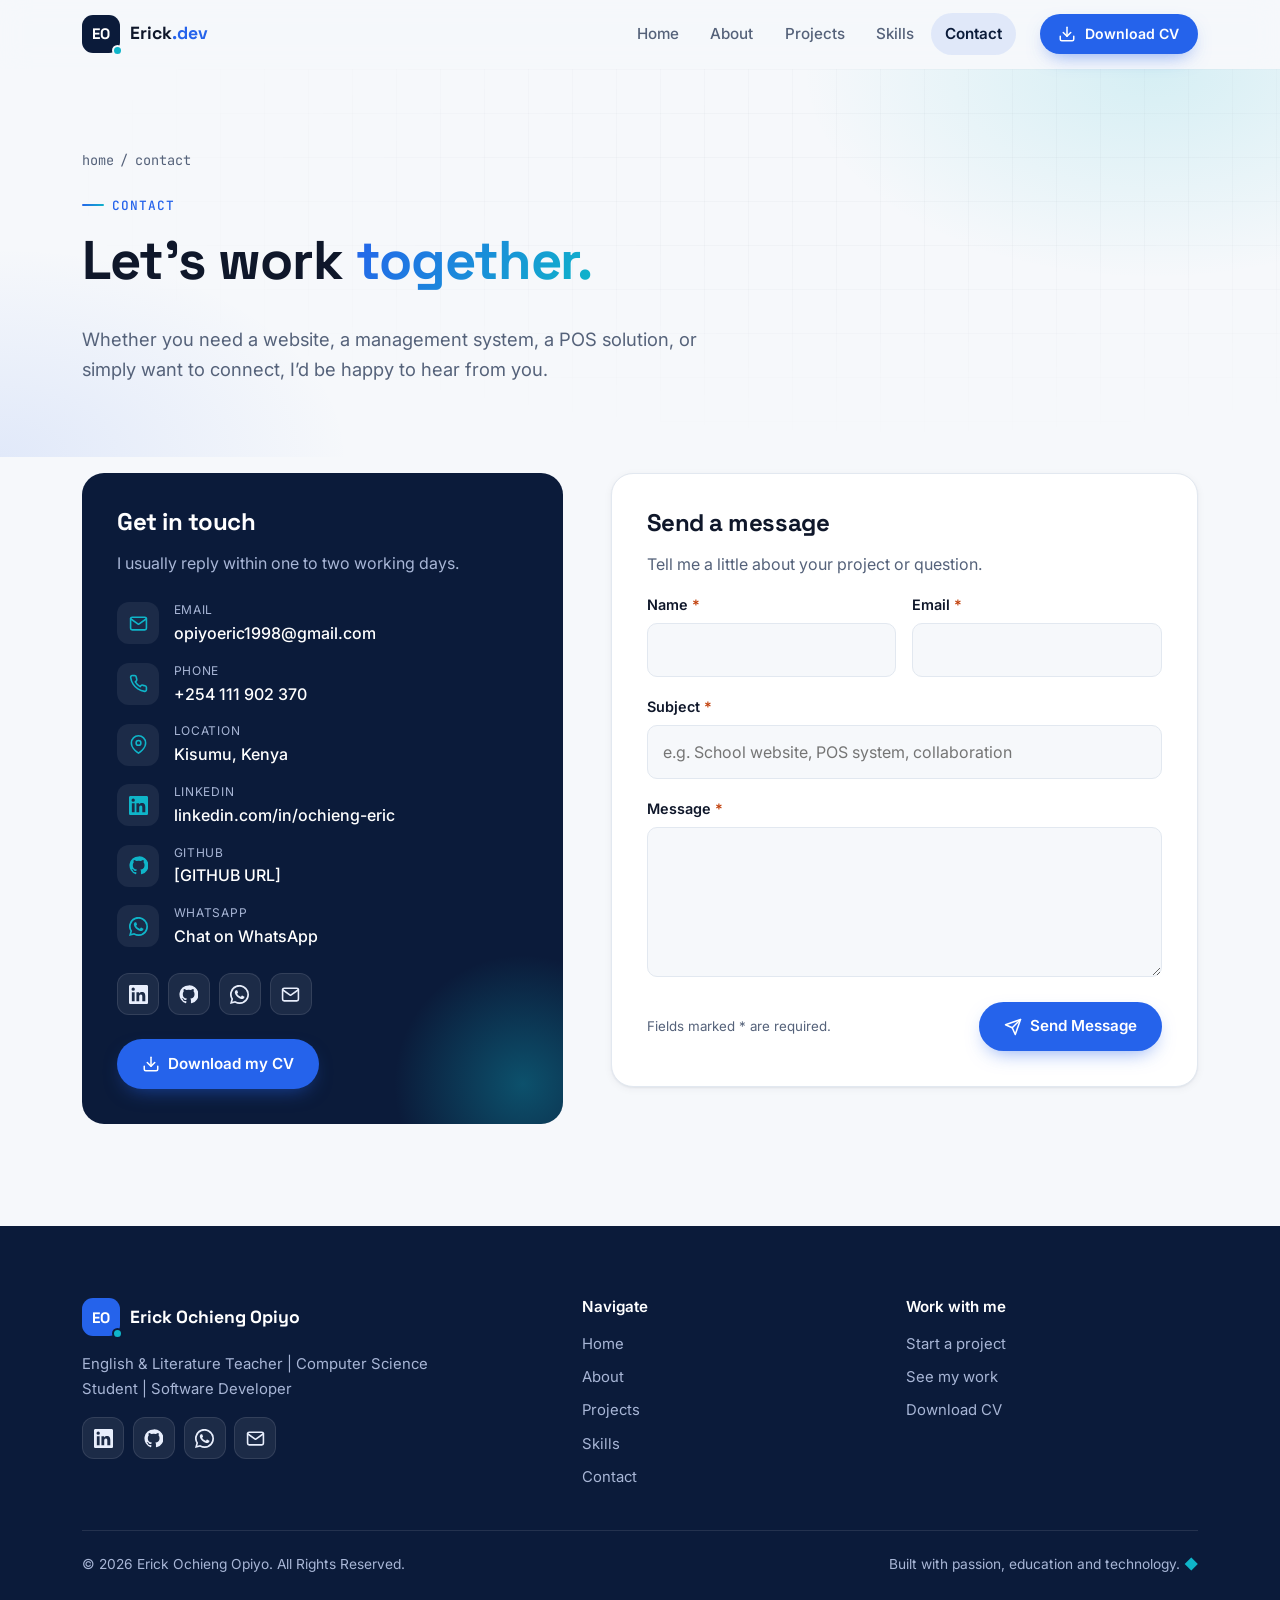
<file: contact.html>
<!DOCTYPE html>
<html lang="en" class="no-js">
<head>
  <meta charset="UTF-8">
  <meta name="viewport" content="width=device-width, initial-scale=1">
  <title>Contact | Erick Ochieng Opiyo &mdash; Let&rsquo;s Work Together</title>
  <meta name="description" content="Contact Erick Ochieng Opiyo about websites, school management systems, POS and inventory solutions, teaching or collaboration.">
  <meta name="keywords" content="contact Erick Ochieng Opiyo, hire software developer Kisumu, school management system developer Kenya, POS developer">
  <meta name="author" content="Erick Ochieng Opiyo">
  <meta name="theme-color" content="#0b1b3a">

  <!-- Open Graph / social sharing — replace [YOUR WEBSITE URL] once the site is live -->
  <meta property="og:type" content="website">
  <meta property="og:site_name" content="Erick Ochieng Opiyo">
  <meta property="og:title" content="Contact | Erick Ochieng Opiyo &mdash; Let&rsquo;s Work Together">
  <meta property="og:description" content="Contact Erick Ochieng Opiyo about websites, school management systems, POS and inventory solutions, teaching or collaboration.">
  <meta property="og:image" content="images/og-image.jpg">
  <meta property="og:url" content="[YOUR WEBSITE URL]/contact.html">
  <meta name="twitter:card" content="summary_large_image">
  <meta name="twitter:title" content="Contact | Erick Ochieng Opiyo &mdash; Let&rsquo;s Work Together">
  <meta name="twitter:description" content="Contact Erick Ochieng Opiyo about websites, school management systems, POS and inventory solutions, teaching or collaboration.">
  <meta name="twitter:image" content="images/og-image.jpg">

  <link rel="icon" href="assets/favicon.svg" type="image/svg+xml">
  <link rel="icon" href="assets/favicon-32.png" sizes="32x32" type="image/png">
  <link rel="apple-touch-icon" href="assets/apple-touch-icon.png">

  <link rel="preconnect" href="https://fonts.googleapis.com">
  <link rel="preconnect" href="https://fonts.gstatic.com" crossorigin>
  <link href="https://fonts.googleapis.com/css2?family=Inter:wght@400;500;600;700&amp;family=JetBrains+Mono:wght@400;500&amp;family=Space+Grotesk:wght@500;600;700&amp;display=swap" rel="stylesheet">
  <link rel="stylesheet" href="css/style.css">
</head>
<body>
  <a class="skip-link" href="#main">Skip to main content</a>

  <header class="site-header">
    <nav class="nav container" aria-label="Main navigation">
      <a class="logo" href="index.html" aria-label="Erick Ochieng Opiyo — home">
        <span class="logo-mark" aria-hidden="true">EO</span>
        <span class="logo-text">Erick<span>.dev</span></span>
      </a>

      <button class="nav-toggle" type="button" aria-label="Open navigation menu" aria-expanded="false" aria-controls="nav-menu">
        <span class="bar"></span><span class="bar"></span><span class="bar"></span>
      </button>

      <div class="nav-menu" id="nav-menu">
        <ul class="nav-links">
          <li><a href="index.html">Home</a></li>
          <li><a href="about.html">About</a></li>
          <li><a href="projects.html">Projects</a></li>
          <li><a href="skills.html">Skills</a></li>
          <li><a href="contact.html" aria-current="page">Contact</a></li>
        </ul>
        <a class="btn btn-primary btn-sm nav-cv" href="assets/cv/Erick-Ochieng-Opiyo-CV.pdf" download><svg width="20" height="20" viewBox="0 0 24 24" fill="none" stroke="currentColor" stroke-width="2" stroke-linecap="round" stroke-linejoin="round" aria-hidden="true" focusable="false"><path d="M21 15v4a2 2 0 0 1-2 2H5a2 2 0 0 1-2-2v-4"/><polyline points="7 10 12 15 17 10"/><line x1="12" y1="15" x2="12" y2="3"/></svg> Download CV</a>
      </div>
    </nav>
  </header>
  <div class="nav-backdrop" aria-hidden="true"></div>

  <main id="main">

    <section class="page-hero">
      <div class="hero-grid-bg" aria-hidden="true"></div>
      <div class="container">
        <nav class="breadcrumb" aria-label="Breadcrumb"><a href="index.html">home</a><span aria-hidden="true">/</span><span aria-current="page">contact</span></nav>
        <p class="eyebrow">Contact</p>
        <h1>Let&rsquo;s work <span class="text-gradient">together.</span></h1>
        <p class="lead">Whether you need a website, a management system, a POS solution, or simply want to connect, I&rsquo;d be happy to hear from you.</p>
      </div>
    </section>

    <section class="section" style="padding-top:1rem" aria-label="Contact details and form">
      <div class="container contact-grid">
        <aside class="contact-info reveal">
          <h2>Get in touch</h2>
          <p>I usually reply within one to two working days.</p>
          <!-- EDIT ME: replace the [PLACEHOLDERS] and set real href values (mailto:, tel:, https://) -->
          <ul class="contact-list">
            <li><span class="ci-icon"><svg width="20" height="20" viewBox="0 0 24 24" fill="none" stroke="currentColor" stroke-width="2" stroke-linecap="round" stroke-linejoin="round" aria-hidden="true" focusable="false"><rect x="2" y="4" width="20" height="16" rx="2"/><path d="m22 6-10 7L2 6"/></svg></span><div><small>Email</small><a href="mailto:opiyoeric1998@gmail.com">opiyoeric1998@gmail.com</a></div></li>
            <li><span class="ci-icon"><svg width="20" height="20" viewBox="0 0 24 24" fill="none" stroke="currentColor" stroke-width="2" stroke-linecap="round" stroke-linejoin="round" aria-hidden="true" focusable="false"><path d="M22 16.9v3a2 2 0 0 1-2.2 2 19.8 19.8 0 0 1-8.6-3.1 19.5 19.5 0 0 1-6-6A19.8 19.8 0 0 1 2.1 4.2 2 2 0 0 1 4.1 2h3a2 2 0 0 1 2 1.7c.1 1 .4 1.9.7 2.8a2 2 0 0 1-.5 2.1L8 9.9a16 16 0 0 0 6 6l1.3-1.3a2 2 0 0 1 2.1-.5c.9.3 1.8.6 2.8.7a2 2 0 0 1 1.7 2z"/></svg></span><div><small>Phone</small><a href="tel:+254111902370">+254 111 902 370</a></div></li>
            <li><span class="ci-icon"><svg width="20" height="20" viewBox="0 0 24 24" fill="none" stroke="currentColor" stroke-width="2" stroke-linecap="round" stroke-linejoin="round" aria-hidden="true" focusable="false"><path d="M21 10c0 7-9 13-9 13s-9-6-9-13a9 9 0 0 1 18 0z"/><circle cx="12" cy="10" r="3"/></svg></span><div><small>Location</small><span class="val">Kisumu, Kenya</span></div></li>
            <li><span class="ci-icon"><svg width="20" height="20" viewBox="0 0 24 24" fill="currentColor" aria-hidden="true" focusable="false"><path d="M20.4 20.5h-3.6v-5.6c0-1.3 0-3-1.8-3s-2.1 1.4-2.1 2.9v5.7H9.4V9h3.4v1.6h.1c.5-.9 1.6-1.8 3.4-1.8 3.6 0 4.3 2.4 4.3 5.5v6.2zM5.3 7.4a2.1 2.1 0 1 1 0-4.2 2.1 2.1 0 0 1 0 4.2zM7.1 20.5H3.6V9h3.5v11.5zM22.2 0H1.8C.8 0 0 .8 0 1.7v20.6c0 .9.8 1.7 1.8 1.7h20.4c1 0 1.8-.8 1.8-1.7V1.7C24 .8 23.2 0 22.2 0z"/></svg></span><div><small>LinkedIn</small><a href="https://www.linkedin.com/in/ochieng-eric-a34498291" target="_blank" rel="noopener">linkedin.com/in/ochieng-eric</a></div></li>
            <li><span class="ci-icon"><svg width="20" height="20" viewBox="0 0 24 24" fill="currentColor" aria-hidden="true" focusable="false"><path d="M12 .5a11.5 11.5 0 0 0-3.6 22.4c.6.1.8-.3.8-.6v-2c-3.2.7-3.9-1.5-3.9-1.5-.5-1.3-1.3-1.7-1.3-1.7-1-.7.1-.7.1-.7 1.2.1 1.8 1.2 1.8 1.2 1 1.8 2.8 1.3 3.5 1 .1-.8.4-1.3.7-1.6-2.6-.3-5.3-1.3-5.3-5.7 0-1.3.5-2.3 1.2-3.1-.1-.3-.5-1.5.1-3.1 0 0 1-.3 3.2 1.2a11 11 0 0 1 5.8 0c2.2-1.5 3.2-1.2 3.2-1.2.6 1.6.2 2.8.1 3.1.8.8 1.2 1.8 1.2 3.1 0 4.4-2.7 5.4-5.3 5.7.4.4.8 1.1.8 2.2v3.3c0 .3.2.7.8.6A11.5 11.5 0 0 0 12 .5z"/></svg></span><div><small>GitHub</small><a href="#" data-placeholder="Add your GitHub URL.">[GITHUB URL]</a></div></li>
            <li><span class="ci-icon"><svg width="20" height="20" viewBox="0 0 24 24" fill="currentColor" aria-hidden="true" focusable="false"><path d="M17.5 14.4c-.3-.1-1.8-.9-2-1-.3-.1-.5-.1-.7.2l-.9 1.2c-.2.2-.3.2-.6.1-.3-.1-1.3-.5-2.4-1.5-.9-.8-1.5-1.8-1.7-2.1-.2-.3 0-.5.1-.6l.5-.5.3-.5c.1-.2 0-.4 0-.5l-.9-2.2c-.2-.6-.5-.5-.7-.5h-.6c-.2 0-.5.1-.8.4-.3.3-1 1-1 2.5s1.1 2.9 1.2 3.1c.1.2 2.1 3.2 5.1 4.5.7.3 1.3.5 1.7.6.7.2 1.4.2 1.9.1.6-.1 1.8-.7 2-1.5.2-.7.2-1.3.2-1.5-.1-.1-.3-.2-.6-.3zM12 21.8c-1.8 0-3.5-.5-5-1.4l-.4-.2-3.7 1 1-3.6-.2-.4A9.8 9.8 0 1 1 12 21.8zm8.4-18.2A11.8 11.8 0 0 0 1.7 17.8L0 24l6.3-1.7A11.8 11.8 0 0 0 24 12a11.7 11.7 0 0 0-3.6-8.4z"/></svg></span><div><small>WhatsApp</small><a href="https://wa.me/254111902370" target="_blank" rel="noopener">Chat on WhatsApp</a></div></li>
          </ul>
          <div class="socials" aria-label="Social links" style="margin-bottom:1.5rem;position:relative;z-index:1">
          <a href="https://www.linkedin.com/in/ochieng-eric-a34498291" target="_blank" rel="noopener" aria-label="LinkedIn"><svg width="20" height="20" viewBox="0 0 24 24" fill="currentColor" aria-hidden="true" focusable="false"><path d="M20.4 20.5h-3.6v-5.6c0-1.3 0-3-1.8-3s-2.1 1.4-2.1 2.9v5.7H9.4V9h3.4v1.6h.1c.5-.9 1.6-1.8 3.4-1.8 3.6 0 4.3 2.4 4.3 5.5v6.2zM5.3 7.4a2.1 2.1 0 1 1 0-4.2 2.1 2.1 0 0 1 0 4.2zM7.1 20.5H3.6V9h3.5v11.5zM22.2 0H1.8C.8 0 0 .8 0 1.7v20.6c0 .9.8 1.7 1.8 1.7h20.4c1 0 1.8-.8 1.8-1.7V1.7C24 .8 23.2 0 22.2 0z"/></svg></a>
          <a href="#" data-placeholder="GitHub link not added yet — update [GITHUB URL] in the HTML." aria-label="GitHub (link coming soon)"><svg width="20" height="20" viewBox="0 0 24 24" fill="currentColor" aria-hidden="true" focusable="false"><path d="M12 .5a11.5 11.5 0 0 0-3.6 22.4c.6.1.8-.3.8-.6v-2c-3.2.7-3.9-1.5-3.9-1.5-.5-1.3-1.3-1.7-1.3-1.7-1-.7.1-.7.1-.7 1.2.1 1.8 1.2 1.8 1.2 1 1.8 2.8 1.3 3.5 1 .1-.8.4-1.3.7-1.6-2.6-.3-5.3-1.3-5.3-5.7 0-1.3.5-2.3 1.2-3.1-.1-.3-.5-1.5.1-3.1 0 0 1-.3 3.2 1.2a11 11 0 0 1 5.8 0c2.2-1.5 3.2-1.2 3.2-1.2.6 1.6.2 2.8.1 3.1.8.8 1.2 1.8 1.2 3.1 0 4.4-2.7 5.4-5.3 5.7.4.4.8 1.1.8 2.2v3.3c0 .3.2.7.8.6A11.5 11.5 0 0 0 12 .5z"/></svg></a>
          <a href="https://wa.me/254111902370" target="_blank" rel="noopener" aria-label="WhatsApp"><svg width="20" height="20" viewBox="0 0 24 24" fill="currentColor" aria-hidden="true" focusable="false"><path d="M17.5 14.4c-.3-.1-1.8-.9-2-1-.3-.1-.5-.1-.7.2l-.9 1.2c-.2.2-.3.2-.6.1-.3-.1-1.3-.5-2.4-1.5-.9-.8-1.5-1.8-1.7-2.1-.2-.3 0-.5.1-.6l.5-.5.3-.5c.1-.2 0-.4 0-.5l-.9-2.2c-.2-.6-.5-.5-.7-.5h-.6c-.2 0-.5.1-.8.4-.3.3-1 1-1 2.5s1.1 2.9 1.2 3.1c.1.2 2.1 3.2 5.1 4.5.7.3 1.3.5 1.7.6.7.2 1.4.2 1.9.1.6-.1 1.8-.7 2-1.5.2-.7.2-1.3.2-1.5-.1-.1-.3-.2-.6-.3zM12 21.8c-1.8 0-3.5-.5-5-1.4l-.4-.2-3.7 1 1-3.6-.2-.4A9.8 9.8 0 1 1 12 21.8zm8.4-18.2A11.8 11.8 0 0 0 1.7 17.8L0 24l6.3-1.7A11.8 11.8 0 0 0 24 12a11.7 11.7 0 0 0-3.6-8.4z"/></svg></a>
          <a href="mailto:opiyoeric1998@gmail.com" aria-label="Email"><svg width="20" height="20" viewBox="0 0 24 24" fill="none" stroke="currentColor" stroke-width="2" stroke-linecap="round" stroke-linejoin="round" aria-hidden="true" focusable="false"><rect x="2" y="4" width="20" height="16" rx="2"/><path d="m22 6-10 7L2 6"/></svg></a>
          </div>
          <a class="btn btn-primary" href="assets/cv/Erick-Ochieng-Opiyo-CV.pdf" download><svg width="20" height="20" viewBox="0 0 24 24" fill="none" stroke="currentColor" stroke-width="2" stroke-linecap="round" stroke-linejoin="round" aria-hidden="true" focusable="false"><path d="M21 15v4a2 2 0 0 1-2 2H5a2 2 0 0 1-2-2v-4"/><polyline points="7 10 12 15 17 10"/><line x1="12" y1="15" x2="12" y2="3"/></svg> Download my CV</a>
        </aside>

        <div class="form-card reveal" style="--delay:.1s">
          <h2 style="font-size:1.5rem">Send a message</h2>
          <p style="color:var(--muted)">Tell me a little about your project or question.</p>
          <!-- To receive messages, set data-endpoint to a form service URL (e.g. https://formspree.io/f/xxxxxx). See README. -->
          <form id="contact-form" novalidate data-endpoint="">
            <div class="form-row">
              <div class="field">
                <label for="name">Name <span class="req" aria-hidden="true">*</span></label>
                <input id="name" name="name" type="text" autocomplete="name" required aria-describedby="name-error">
                <p class="field-error" id="name-error"></p>
              </div>
              <div class="field">
                <label for="email">Email <span class="req" aria-hidden="true">*</span></label>
                <input id="email" name="email" type="email" autocomplete="email" inputmode="email" required aria-describedby="email-error">
                <p class="field-error" id="email-error"></p>
              </div>
            </div>
            <div class="field">
              <label for="subject">Subject <span class="req" aria-hidden="true">*</span></label>
              <input id="subject" name="subject" type="text" required aria-describedby="subject-error" placeholder="e.g. School website, POS system, collaboration">
              <p class="field-error" id="subject-error"></p>
            </div>
            <div class="field">
              <label for="message">Message <span class="req" aria-hidden="true">*</span></label>
              <textarea id="message" name="message" required aria-describedby="message-error"></textarea>
              <p class="field-error" id="message-error"></p>
            </div>
            <div class="hp" aria-hidden="true"><label for="website">Leave this empty</label><input id="website" name="website" type="text" tabindex="-1" autocomplete="off"></div>
            <div class="form-foot">
              <small>Fields marked * are required.</small>
              <button class="btn btn-primary" type="submit"><svg width="20" height="20" viewBox="0 0 24 24" fill="none" stroke="currentColor" stroke-width="2" stroke-linecap="round" stroke-linejoin="round" aria-hidden="true" focusable="false"><line x1="22" y1="2" x2="11" y2="13"/><polygon points="22 2 15 22 11 13 2 9 22 2"/></svg> Send Message</button>
            </div>
            <div id="form-status" class="form-status" role="status" aria-live="polite"></div>
          </form>
        </div>
      </div>
    </section>

  </main>

  <footer class="site-footer">
    <div class="container">
      <div class="footer-grid">
        <div>
          <a class="logo" href="index.html" aria-label="Erick Ochieng Opiyo — home">
            <span class="logo-mark" aria-hidden="true">EO</span>
            <span>Erick Ochieng Opiyo</span>
          </a>
          <p class="footer-tagline">English &amp; Literature Teacher | Computer Science Student | Software Developer</p>
          <div class="socials" aria-label="Social links">
          <a href="https://www.linkedin.com/in/ochieng-eric-a34498291" target="_blank" rel="noopener" aria-label="LinkedIn"><svg width="20" height="20" viewBox="0 0 24 24" fill="currentColor" aria-hidden="true" focusable="false"><path d="M20.4 20.5h-3.6v-5.6c0-1.3 0-3-1.8-3s-2.1 1.4-2.1 2.9v5.7H9.4V9h3.4v1.6h.1c.5-.9 1.6-1.8 3.4-1.8 3.6 0 4.3 2.4 4.3 5.5v6.2zM5.3 7.4a2.1 2.1 0 1 1 0-4.2 2.1 2.1 0 0 1 0 4.2zM7.1 20.5H3.6V9h3.5v11.5zM22.2 0H1.8C.8 0 0 .8 0 1.7v20.6c0 .9.8 1.7 1.8 1.7h20.4c1 0 1.8-.8 1.8-1.7V1.7C24 .8 23.2 0 22.2 0z"/></svg></a>
          <a href="#" data-placeholder="GitHub link not added yet — update [GITHUB URL] in the HTML." aria-label="GitHub (link coming soon)"><svg width="20" height="20" viewBox="0 0 24 24" fill="currentColor" aria-hidden="true" focusable="false"><path d="M12 .5a11.5 11.5 0 0 0-3.6 22.4c.6.1.8-.3.8-.6v-2c-3.2.7-3.9-1.5-3.9-1.5-.5-1.3-1.3-1.7-1.3-1.7-1-.7.1-.7.1-.7 1.2.1 1.8 1.2 1.8 1.2 1 1.8 2.8 1.3 3.5 1 .1-.8.4-1.3.7-1.6-2.6-.3-5.3-1.3-5.3-5.7 0-1.3.5-2.3 1.2-3.1-.1-.3-.5-1.5.1-3.1 0 0 1-.3 3.2 1.2a11 11 0 0 1 5.8 0c2.2-1.5 3.2-1.2 3.2-1.2.6 1.6.2 2.8.1 3.1.8.8 1.2 1.8 1.2 3.1 0 4.4-2.7 5.4-5.3 5.7.4.4.8 1.1.8 2.2v3.3c0 .3.2.7.8.6A11.5 11.5 0 0 0 12 .5z"/></svg></a>
          <a href="https://wa.me/254111902370" target="_blank" rel="noopener" aria-label="WhatsApp"><svg width="20" height="20" viewBox="0 0 24 24" fill="currentColor" aria-hidden="true" focusable="false"><path d="M17.5 14.4c-.3-.1-1.8-.9-2-1-.3-.1-.5-.1-.7.2l-.9 1.2c-.2.2-.3.2-.6.1-.3-.1-1.3-.5-2.4-1.5-.9-.8-1.5-1.8-1.7-2.1-.2-.3 0-.5.1-.6l.5-.5.3-.5c.1-.2 0-.4 0-.5l-.9-2.2c-.2-.6-.5-.5-.7-.5h-.6c-.2 0-.5.1-.8.4-.3.3-1 1-1 2.5s1.1 2.9 1.2 3.1c.1.2 2.1 3.2 5.1 4.5.7.3 1.3.5 1.7.6.7.2 1.4.2 1.9.1.6-.1 1.8-.7 2-1.5.2-.7.2-1.3.2-1.5-.1-.1-.3-.2-.6-.3zM12 21.8c-1.8 0-3.5-.5-5-1.4l-.4-.2-3.7 1 1-3.6-.2-.4A9.8 9.8 0 1 1 12 21.8zm8.4-18.2A11.8 11.8 0 0 0 1.7 17.8L0 24l6.3-1.7A11.8 11.8 0 0 0 24 12a11.7 11.7 0 0 0-3.6-8.4z"/></svg></a>
          <a href="mailto:opiyoeric1998@gmail.com" aria-label="Email"><svg width="20" height="20" viewBox="0 0 24 24" fill="none" stroke="currentColor" stroke-width="2" stroke-linecap="round" stroke-linejoin="round" aria-hidden="true" focusable="false"><rect x="2" y="4" width="20" height="16" rx="2"/><path d="m22 6-10 7L2 6"/></svg></a>
          </div>
        </div>
        <div>
          <h3>Navigate</h3>
          <ul class="footer-links">
            <li><a href="index.html">Home</a></li>
            <li><a href="about.html">About</a></li>
            <li><a href="projects.html">Projects</a></li>
            <li><a href="skills.html">Skills</a></li>
            <li><a href="contact.html">Contact</a></li>
          </ul>
        </div>
        <div>
          <h3>Work with me</h3>
          <ul class="footer-links">
            <li><a href="contact.html">Start a project</a></li>
            <li><a href="projects.html">See my work</a></li>
            <li><a href="assets/cv/Erick-Ochieng-Opiyo-CV.pdf" download>Download CV</a></li>
          </ul>
        </div>
      </div>
      <div class="footer-bottom">
        <p>&copy; <span data-year>2026</span> Erick Ochieng Opiyo. All Rights Reserved.</p>
        <p>Built with passion, education and technology. <span class="heart" aria-hidden="true">&#9670;</span></p>
      </div>
    </div>
  </footer>

  <script src="js/script.js" defer></script>
</body>
</html>
</file>
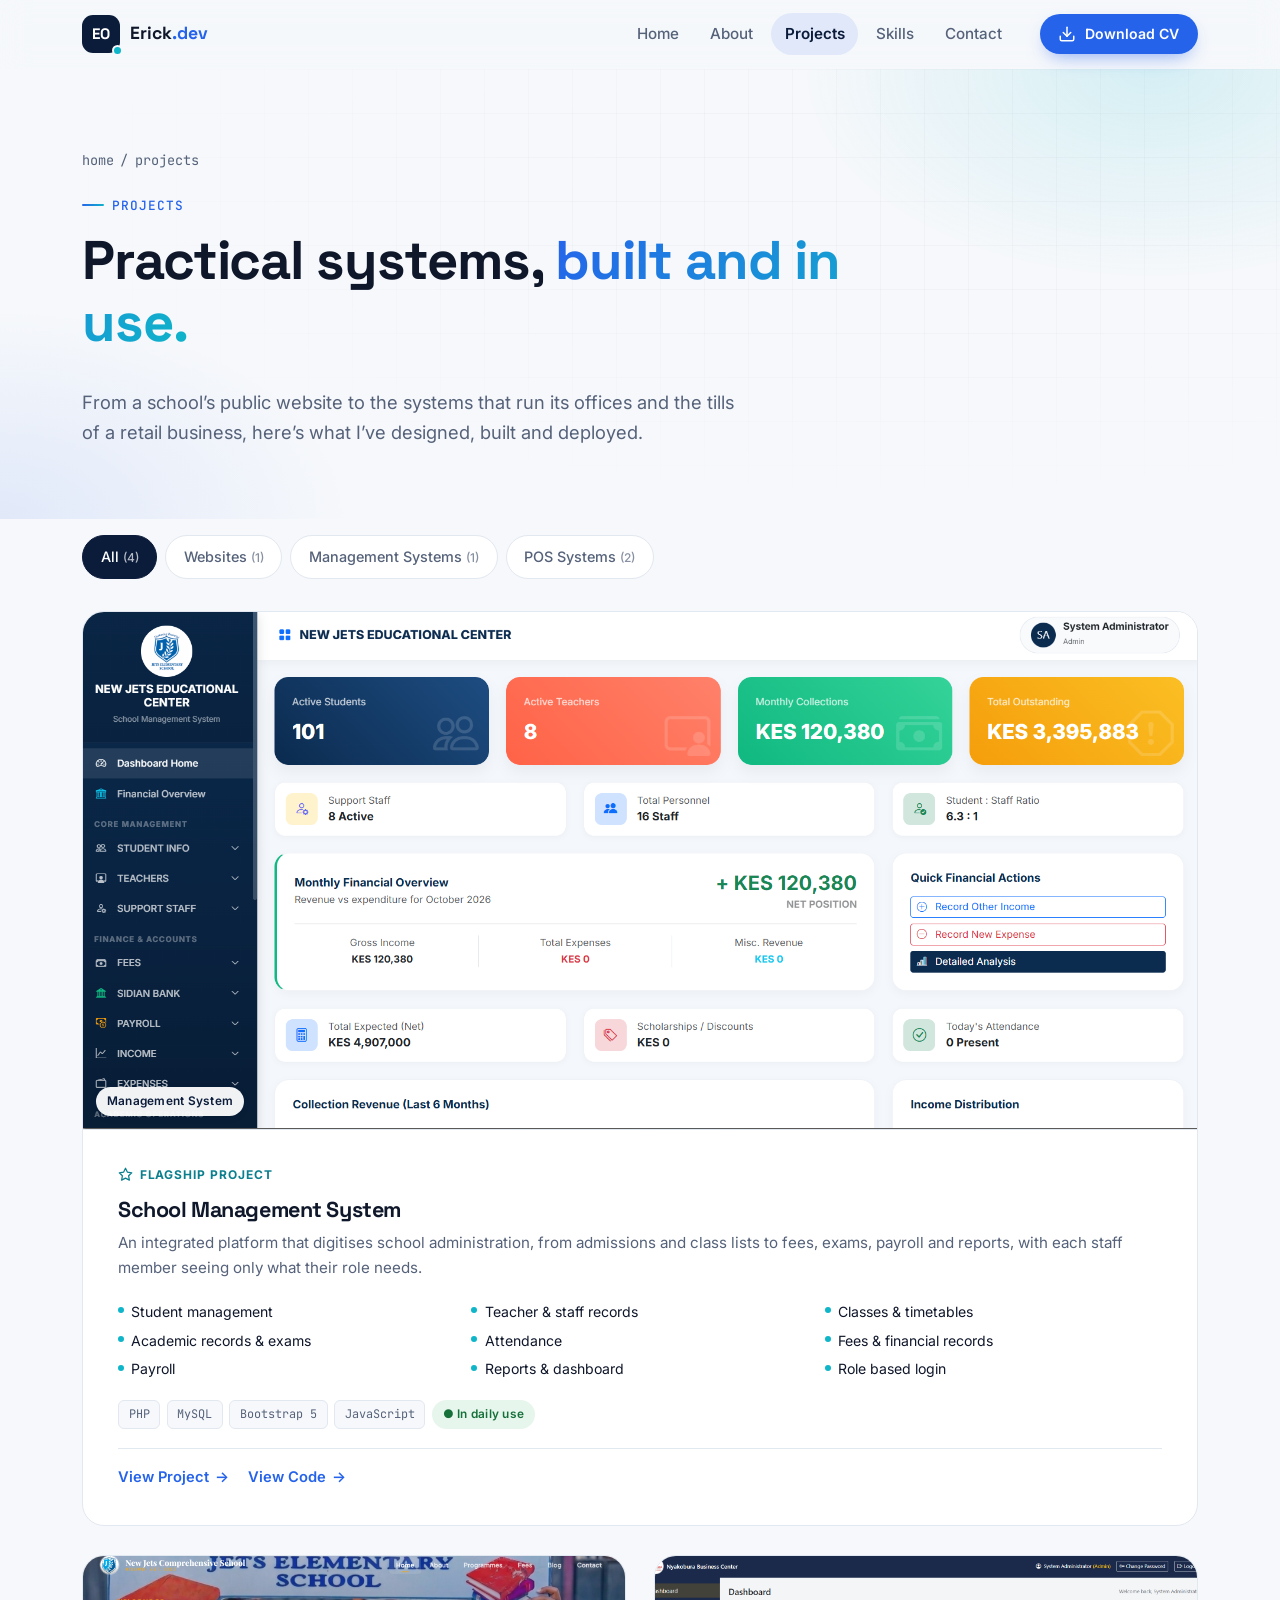
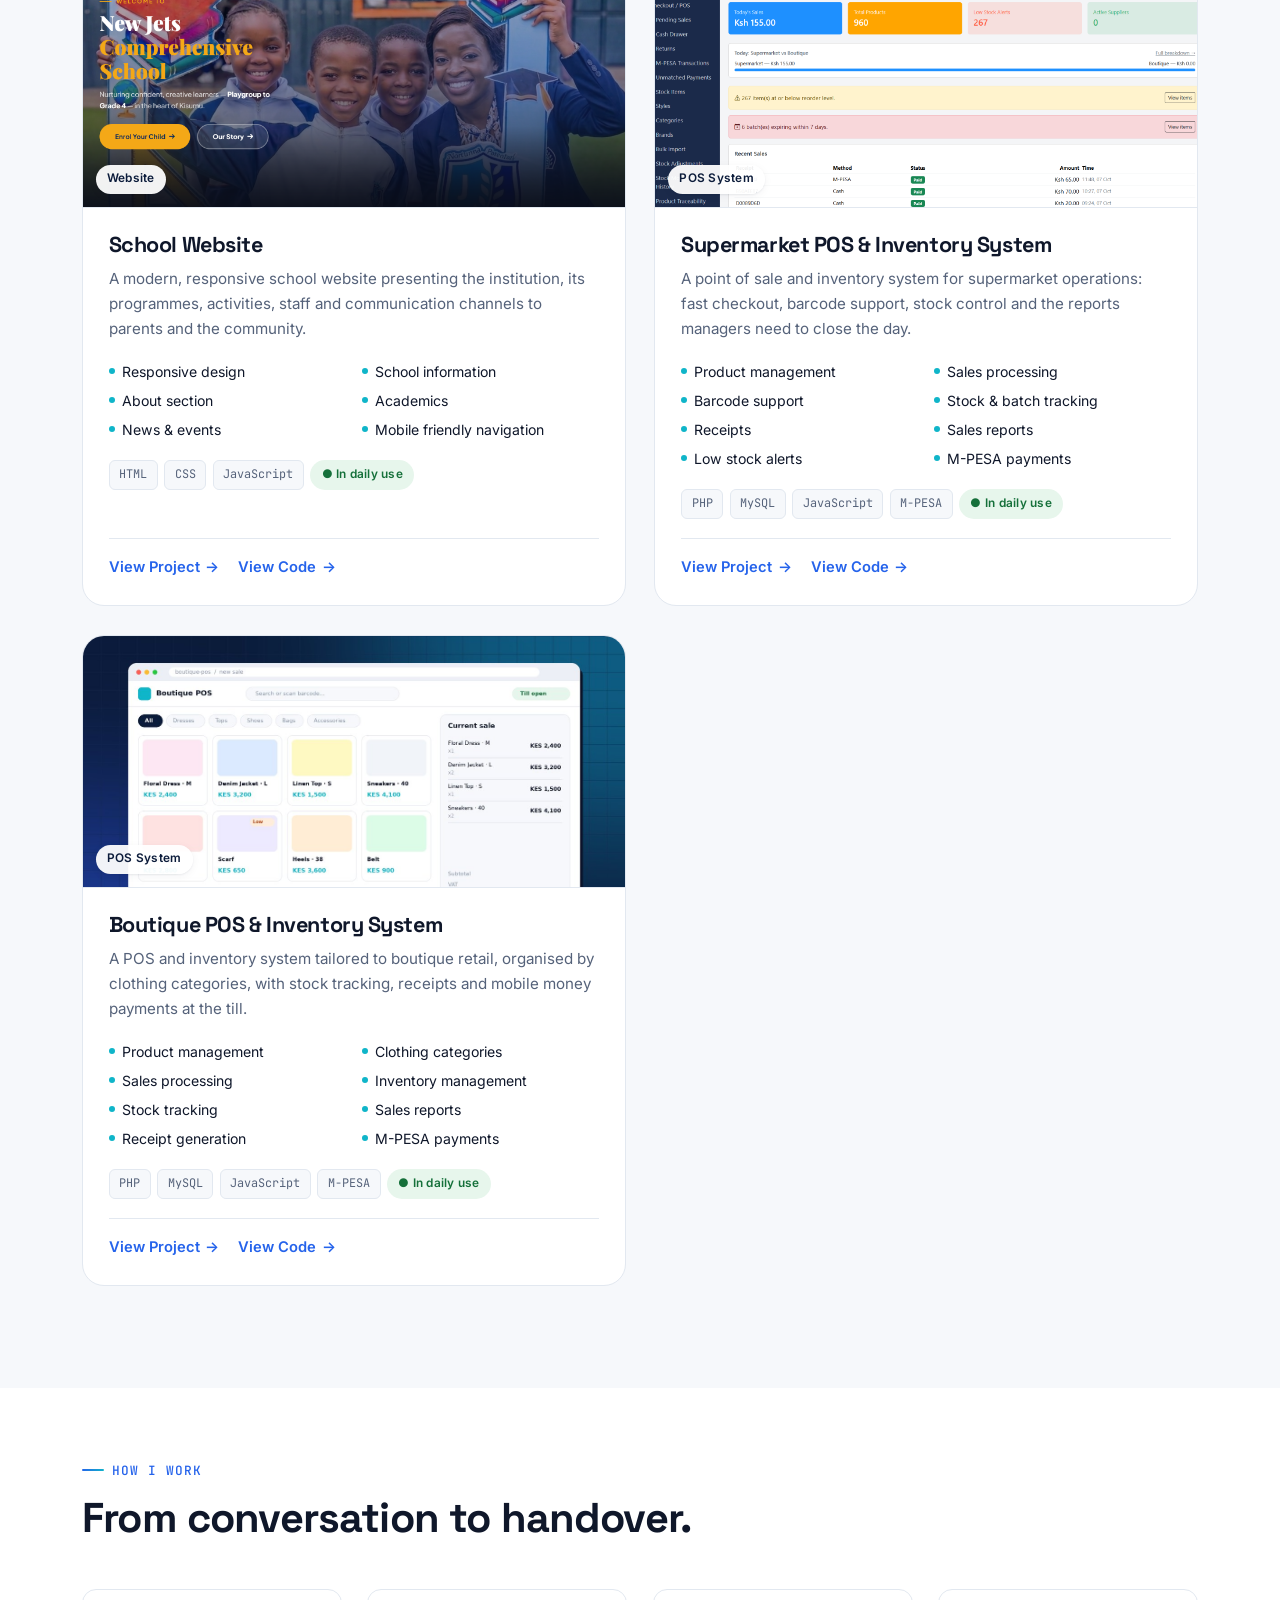
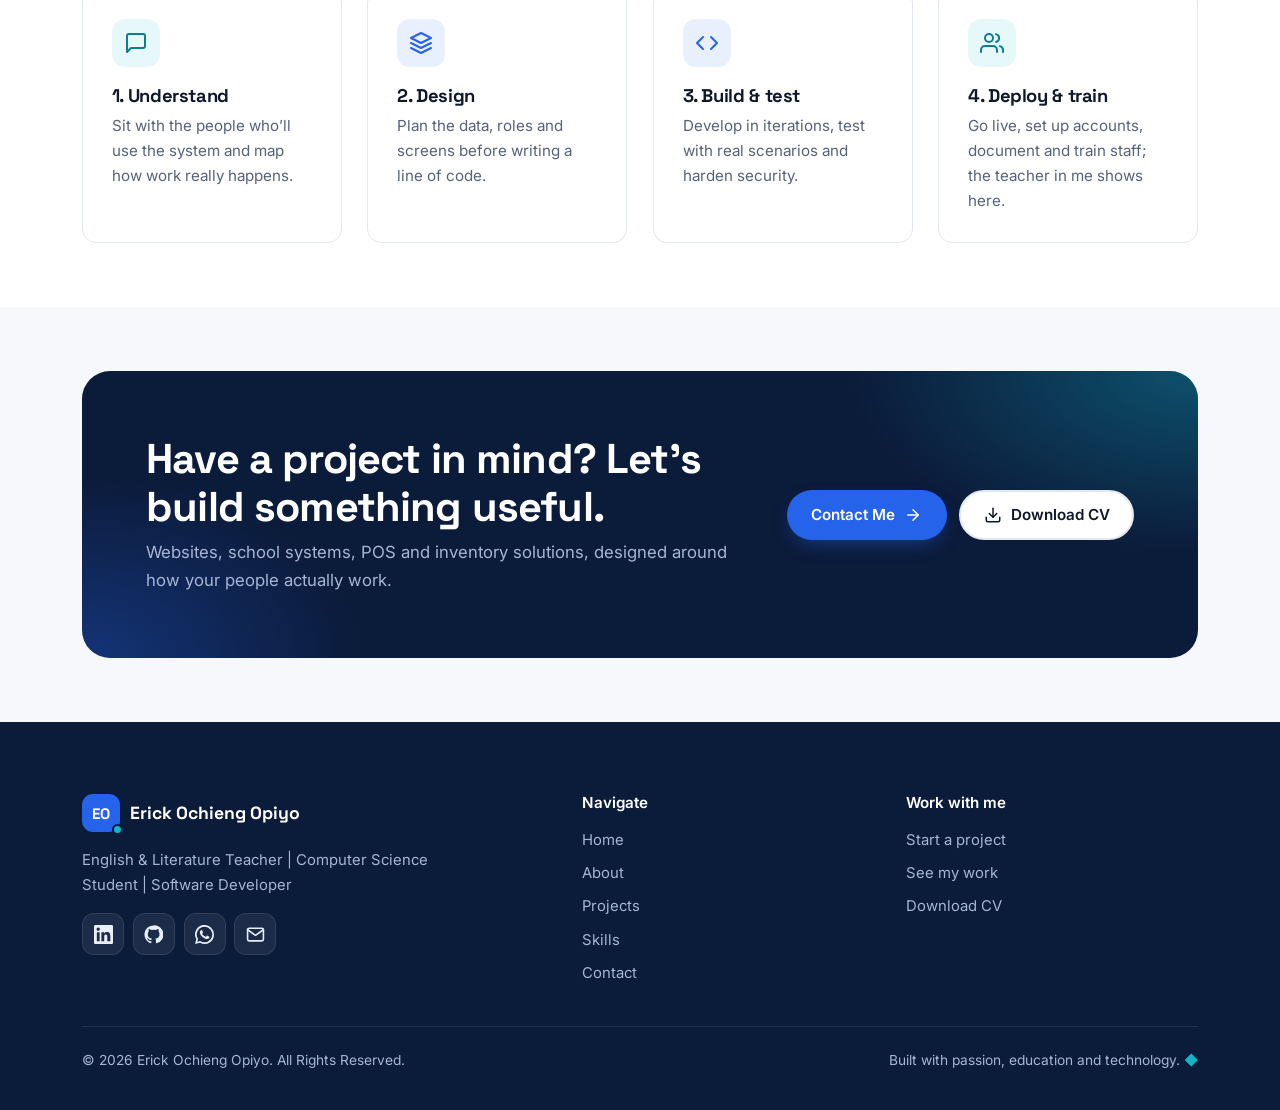
<file: projects.html>
<!DOCTYPE html>
<html lang="en" class="no-js">
<head>
  <meta charset="UTF-8">
  <meta name="viewport" content="width=device-width, initial-scale=1">
  <title>Projects | Erick Ochieng Opiyo, Websites, School Systems &amp; POS</title>
  <meta name="description" content="Projects by Erick Ochieng Opiyo: a school website, a school management system, and supermarket and boutique POS &amp; inventory systems.">
  <meta name="keywords" content="school management system, school website, supermarket POS, boutique POS, inventory management, PHP MySQL projects, Erick Ochieng Opiyo projects">
  <meta name="author" content="Erick Ochieng Opiyo">
  <meta name="theme-color" content="#0b1b3a">

  <!-- Open Graph / social sharing — replace [YOUR WEBSITE URL] once the site is live -->
  <meta property="og:type" content="website">
  <meta property="og:site_name" content="Erick Ochieng Opiyo">
  <meta property="og:title" content="Projects | Erick Ochieng Opiyo, Websites, School Systems &amp; POS">
  <meta property="og:description" content="Projects by Erick Ochieng Opiyo: a school website, a school management system, and supermarket and boutique POS &amp; inventory systems.">
  <meta property="og:image" content="images/og-image.jpg">
  <meta property="og:url" content="[YOUR WEBSITE URL]/projects.html">
  <meta name="twitter:card" content="summary_large_image">
  <meta name="twitter:title" content="Projects | Erick Ochieng Opiyo, Websites, School Systems &amp; POS">
  <meta name="twitter:description" content="Projects by Erick Ochieng Opiyo: a school website, a school management system, and supermarket and boutique POS &amp; inventory systems.">
  <meta name="twitter:image" content="images/og-image.jpg">

  <link rel="icon" href="assets/favicon.svg" type="image/svg+xml">
  <link rel="icon" href="assets/favicon-32.png" sizes="32x32" type="image/png">
  <link rel="apple-touch-icon" href="assets/apple-touch-icon.png">

  <link rel="preconnect" href="https://fonts.googleapis.com">
  <link rel="preconnect" href="https://fonts.gstatic.com" crossorigin>
  <link href="https://fonts.googleapis.com/css2?family=Inter:wght@400;500;600;700&amp;family=JetBrains+Mono:wght@400;500&amp;family=Space+Grotesk:wght@500;600;700&amp;display=swap" rel="stylesheet">
  <link rel="stylesheet" href="css/style.css">
</head>
<body>
  <a class="skip-link" href="#main">Skip to main content</a>

  <header class="site-header">
    <nav class="nav container" aria-label="Main navigation">
      <a class="logo" href="index.html" aria-label="Erick Ochieng Opiyo, home">
        <span class="logo-mark" aria-hidden="true">EO</span>
        <span class="logo-text">Erick<span>.dev</span></span>
      </a>

      <button class="nav-toggle" type="button" aria-label="Open navigation menu" aria-expanded="false" aria-controls="nav-menu">
        <span class="bar"></span><span class="bar"></span><span class="bar"></span>
      </button>

      <div class="nav-menu" id="nav-menu">
        <ul class="nav-links">
          <li><a href="index.html">Home</a></li>
          <li><a href="about.html">About</a></li>
          <li><a href="projects.html" aria-current="page">Projects</a></li>
          <li><a href="skills.html">Skills</a></li>
          <li><a href="contact.html">Contact</a></li>
        </ul>
        <a class="btn btn-primary btn-sm nav-cv" href="assets/cv/Erick-Ochieng-Opiyo-CV.pdf" download><svg width="20" height="20" viewBox="0 0 24 24" fill="none" stroke="currentColor" stroke-width="2" stroke-linecap="round" stroke-linejoin="round" aria-hidden="true" focusable="false"><path d="M21 15v4a2 2 0 0 1-2 2H5a2 2 0 0 1-2-2v-4"/><polyline points="7 10 12 15 17 10"/><line x1="12" y1="15" x2="12" y2="3"/></svg> Download CV</a>
      </div>
    </nav>
  </header>
  <div class="nav-backdrop" aria-hidden="true"></div>

  <main id="main">

    <section class="page-hero">
      <div class="hero-grid-bg" aria-hidden="true"></div>
      <div class="container">
        <nav class="breadcrumb" aria-label="Breadcrumb"><a href="index.html">home</a><span aria-hidden="true">/</span><span aria-current="page">projects</span></nav>
        <p class="eyebrow">Projects</p>
        <h1>Practical systems, <span class="text-gradient">built and in use.</span></h1>
        <p class="lead">From a school&rsquo;s public website to the systems that run its offices and the tills of a retail business, here&rsquo;s what I&rsquo;ve designed, built and deployed.</p>
      </div>
    </section>

    <section class="section" style="padding-top:1rem" aria-label="Project portfolio">
      <div class="container">
        <div class="filter-bar" role="group" aria-label="Filter projects by category"><button class="filter-btn" type="button" data-filter="all" aria-pressed="true">All<span class="count">(4)</span></button><button class="filter-btn" type="button" data-filter="websites" aria-pressed="false">Websites<span class="count">(1)</span></button><button class="filter-btn" type="button" data-filter="systems" aria-pressed="false">Management Systems<span class="count">(1)</span></button><button class="filter-btn" type="button" data-filter="pos" aria-pressed="false">POS Systems<span class="count">(2)</span></button></div>
        <p id="filter-status" class="sr-only" aria-live="polite"></p>
        <div class="project-grid">
          <article class="project-card reveal featured" data-category="systems" id="school-management" style="--delay:0.0s">
            <div class="project-media">
              <span class="badge">Management System</span>
              <img src="images/school-management.png" alt="Interface preview of the School Management System" width="1200" height="750" loading="lazy">
            </div>
            <div class="project-body">
              <span class="featured-ribbon"><svg width="20" height="20" viewBox="0 0 24 24" fill="none" stroke="currentColor" stroke-width="2" stroke-linecap="round" stroke-linejoin="round" aria-hidden="true" focusable="false"><polygon points="12 2 15.1 8.3 22 9.3 17 14.1 18.2 21 12 17.8 5.8 21 7 14.1 2 9.3 8.9 8.3 12 2"/></svg> Flagship project</span>
              <h3>School Management System</h3>
              <p>An integrated platform that digitises school administration, from admissions and class lists to fees, exams, payroll and reports, with each staff member seeing only what their role needs.</p>
              <ul class="feature-list" aria-label="Key features"><li>Student management</li><li>Teacher &amp; staff records</li><li>Classes &amp; timetables</li><li>Academic records &amp; exams</li><li>Attendance</li><li>Fees &amp; financial records</li><li>Payroll</li><li>Reports &amp; dashboard</li><li>Role based login</li></ul>
              <div class="tags" aria-label="Technologies used"><span class="tag">PHP</span><span class="tag">MySQL</span><span class="tag">Bootstrap 5</span><span class="tag">JavaScript</span> <span class="badge" style="background:#e7f6ec;color:#15703a">&#9679; In daily use</span></div>
              <div class="project-links">
                <a class="link-arrow" href="#" data-placeholder="Project link coming soon — replace [PROJECT URL] in the HTML.">View Project <span aria-hidden="true">&rarr;</span></a>
                <a class="link-arrow" href="#" data-placeholder="Code link coming soon — client systems are private; add a GitHub repo or demo here.">View Code <span aria-hidden="true">&rarr;</span></a>
              </div>
            </div>
          </article>
          <article class="project-card reveal" data-category="websites" id="school-website" style="--delay:0.08s">
            <div class="project-media">
              <span class="badge">Website</span>
              <img src="images/school-website.png" alt="Interface preview of the School Website" width="1200" height="750" loading="lazy">
            </div>
            <div class="project-body">
              
              <h3>School Website</h3>
              <p>A modern, responsive school website presenting the institution, its programmes, activities, staff and communication channels to parents and the community.</p>
              <ul class="feature-list" aria-label="Key features"><li>Responsive design</li><li>School information</li><li>About section</li><li>Academics</li><li>News &amp; events</li><li>Mobile friendly navigation</li></ul>
              <div class="tags" aria-label="Technologies used"><span class="tag">HTML</span><span class="tag">CSS</span><span class="tag">JavaScript</span> <span class="badge" style="background:#e7f6ec;color:#15703a">&#9679; In daily use</span></div>
              <div class="project-links">
                <a class="link-arrow" href="#" data-placeholder="Project link coming soon — replace [PROJECT URL] in the HTML.">View Project <span aria-hidden="true">&rarr;</span></a>
                <a class="link-arrow" href="#" data-placeholder="Code link coming soon — client systems are private; add a GitHub repo or demo here.">View Code <span aria-hidden="true">&rarr;</span></a>
              </div>
            </div>
          </article>
          <article class="project-card reveal" data-category="pos" id="supermarket-pos" style="--delay:0.0s">
            <div class="project-media">
              <span class="badge">POS System</span>
              <img src="images/supermarket-pos.png" alt="Interface preview of the Supermarket POS &amp; Inventory System" width="1200" height="750" loading="lazy">
            </div>
            <div class="project-body">
              
              <h3>Supermarket POS &amp; Inventory System</h3>
              <p>A point of sale and inventory system for supermarket operations: fast checkout, barcode support, stock control and the reports managers need to close the day.</p>
              <ul class="feature-list" aria-label="Key features"><li>Product management</li><li>Sales processing</li><li>Barcode support</li><li>Stock &amp; batch tracking</li><li>Receipts</li><li>Sales reports</li><li>Low stock alerts</li><li>M-PESA payments</li></ul>
              <div class="tags" aria-label="Technologies used"><span class="tag">PHP</span><span class="tag">MySQL</span><span class="tag">JavaScript</span><span class="tag">M-PESA</span> <span class="badge" style="background:#e7f6ec;color:#15703a">&#9679; In daily use</span></div>
              <div class="project-links">
                <a class="link-arrow" href="#" data-placeholder="Project link coming soon — replace [PROJECT URL] in the HTML.">View Project <span aria-hidden="true">&rarr;</span></a>
                <a class="link-arrow" href="#" data-placeholder="Code link coming soon — client systems are private; add a GitHub repo or demo here.">View Code <span aria-hidden="true">&rarr;</span></a>
              </div>
            </div>
          </article>
          <article class="project-card reveal" data-category="pos" id="boutique-pos" style="--delay:0.08s">
            <div class="project-media">
              <span class="badge">POS System</span>
              <img src="images/boutique-pos.jpg" alt="Interface preview of the Boutique POS &amp; Inventory System" width="1200" height="750" loading="lazy">
            </div>
            <div class="project-body">
              
              <h3>Boutique POS &amp; Inventory System</h3>
              <p>A POS and inventory system tailored to boutique retail, organised by clothing categories, with stock tracking, receipts and mobile money payments at the till.</p>
              <ul class="feature-list" aria-label="Key features"><li>Product management</li><li>Clothing categories</li><li>Sales processing</li><li>Inventory management</li><li>Stock tracking</li><li>Sales reports</li><li>Receipt generation</li><li>M-PESA payments</li></ul>
              <div class="tags" aria-label="Technologies used"><span class="tag">PHP</span><span class="tag">MySQL</span><span class="tag">JavaScript</span><span class="tag">M-PESA</span> <span class="badge" style="background:#e7f6ec;color:#15703a">&#9679; In daily use</span></div>
              <div class="project-links">
                <a class="link-arrow" href="#" data-placeholder="Project link coming soon — replace [PROJECT URL] in the HTML.">View Project <span aria-hidden="true">&rarr;</span></a>
                <a class="link-arrow" href="#" data-placeholder="Code link coming soon — client systems are private; add a GitHub repo or demo here.">View Code <span aria-hidden="true">&rarr;</span></a>
              </div>
            </div>
          </article>
        </div>
        <p class="filter-empty lead">No projects in this category yet. More coming soon.</p>
      </div>
    </section>

    <section class="section-sm section-alt" aria-labelledby="process-title">
      <div class="container">
        <div class="section-head">
          <p class="eyebrow">How I work</p>
          <h2 class="section-title" id="process-title">From conversation to handover.</h2>
        </div>
        <div class="grid grid-4">
          <article class="card reveal"><div class="card-icon teal"><svg width="20" height="20" viewBox="0 0 24 24" fill="none" stroke="currentColor" stroke-width="2" stroke-linecap="round" stroke-linejoin="round" aria-hidden="true" focusable="false"><path d="M21 15a2 2 0 0 1-2 2H7l-4 4V5a2 2 0 0 1 2-2h14a2 2 0 0 1 2 2z"/></svg></div><h3>1. Understand</h3><p>Sit with the people who&rsquo;ll use the system and map how work really happens.</p></article>
          <article class="card reveal" style="--delay:.08s"><div class="card-icon"><svg width="20" height="20" viewBox="0 0 24 24" fill="none" stroke="currentColor" stroke-width="2" stroke-linecap="round" stroke-linejoin="round" aria-hidden="true" focusable="false"><polygon points="12 2 2 7 12 12 22 7 12 2"/><polyline points="2 17 12 22 22 17"/><polyline points="2 12 12 17 22 12"/></svg></div><h3>2. Design</h3><p>Plan the data, roles and screens before writing a line of code.</p></article>
          <article class="card reveal" style="--delay:.16s"><div class="card-icon"><svg width="20" height="20" viewBox="0 0 24 24" fill="none" stroke="currentColor" stroke-width="2" stroke-linecap="round" stroke-linejoin="round" aria-hidden="true" focusable="false"><polyline points="16 18 22 12 16 6"/><polyline points="8 6 2 12 8 18"/></svg></div><h3>3. Build &amp; test</h3><p>Develop in iterations, test with real scenarios and harden security.</p></article>
          <article class="card reveal" style="--delay:.24s"><div class="card-icon teal"><svg width="20" height="20" viewBox="0 0 24 24" fill="none" stroke="currentColor" stroke-width="2" stroke-linecap="round" stroke-linejoin="round" aria-hidden="true" focusable="false"><path d="M17 21v-2a4 4 0 0 0-4-4H5a4 4 0 0 0-4 4v2"/><circle cx="9" cy="7" r="4"/><path d="M23 21v-2a4 4 0 0 0-3-3.9M16 3.1a4 4 0 0 1 0 7.8"/></svg></div><h3>4. Deploy &amp; train</h3><p>Go live, set up accounts, document and train staff; the teacher in me shows here.</p></article>
        </div>
      </div>
    </section>

    <section class="section-sm" aria-labelledby="cta-title">
      <div class="container">
        <div class="cta-box reveal">
          <div>
            <h2 id="cta-title">Have a project in mind? Let&rsquo;s build something useful.</h2>
            <p>Websites, school systems, POS and inventory solutions, designed around how your people actually work.</p>
          </div>
          <div class="btn-group">
            <a class="btn btn-primary" href="contact.html">Contact Me <svg width="20" height="20" viewBox="0 0 24 24" fill="none" stroke="currentColor" stroke-width="2" stroke-linecap="round" stroke-linejoin="round" aria-hidden="true" focusable="false"><line x1="5" y1="12" x2="19" y2="12"/><polyline points="12 5 19 12 12 19"/></svg></a>
            <a class="btn btn-outline" href="assets/cv/Erick-Ochieng-Opiyo-CV.pdf" download><svg width="20" height="20" viewBox="0 0 24 24" fill="none" stroke="currentColor" stroke-width="2" stroke-linecap="round" stroke-linejoin="round" aria-hidden="true" focusable="false"><path d="M21 15v4a2 2 0 0 1-2 2H5a2 2 0 0 1-2-2v-4"/><polyline points="7 10 12 15 17 10"/><line x1="12" y1="15" x2="12" y2="3"/></svg> Download CV</a>
          </div>
        </div>
      </div>
    </section>
  </main>

  <footer class="site-footer">
    <div class="container">
      <div class="footer-grid">
        <div>
          <a class="logo" href="index.html" aria-label="Erick Ochieng Opiyo, home">
            <span class="logo-mark" aria-hidden="true">EO</span>
            <span>Erick Ochieng Opiyo</span>
          </a>
          <p class="footer-tagline">English &amp; Literature Teacher | Computer Science Student | Software Developer</p>
          <div class="socials" aria-label="Social links">
          <a href="https://www.linkedin.com/in/ochieng-eric-a34498291" target="_blank" rel="noopener" aria-label="LinkedIn"><svg width="20" height="20" viewBox="0 0 24 24" fill="currentColor" aria-hidden="true" focusable="false"><path d="M20.4 20.5h-3.6v-5.6c0-1.3 0-3-1.8-3s-2.1 1.4-2.1 2.9v5.7H9.4V9h3.4v1.6h.1c.5-.9 1.6-1.8 3.4-1.8 3.6 0 4.3 2.4 4.3 5.5v6.2zM5.3 7.4a2.1 2.1 0 1 1 0-4.2 2.1 2.1 0 0 1 0 4.2zM7.1 20.5H3.6V9h3.5v11.5zM22.2 0H1.8C.8 0 0 .8 0 1.7v20.6c0 .9.8 1.7 1.8 1.7h20.4c1 0 1.8-.8 1.8-1.7V1.7C24 .8 23.2 0 22.2 0z"/></svg></a>
          <a href="#" data-placeholder="GitHub link not added yet — update [GITHUB URL] in the HTML." aria-label="GitHub (link coming soon)"><svg width="20" height="20" viewBox="0 0 24 24" fill="currentColor" aria-hidden="true" focusable="false"><path d="M12 .5a11.5 11.5 0 0 0-3.6 22.4c.6.1.8-.3.8-.6v-2c-3.2.7-3.9-1.5-3.9-1.5-.5-1.3-1.3-1.7-1.3-1.7-1-.7.1-.7.1-.7 1.2.1 1.8 1.2 1.8 1.2 1 1.8 2.8 1.3 3.5 1 .1-.8.4-1.3.7-1.6-2.6-.3-5.3-1.3-5.3-5.7 0-1.3.5-2.3 1.2-3.1-.1-.3-.5-1.5.1-3.1 0 0 1-.3 3.2 1.2a11 11 0 0 1 5.8 0c2.2-1.5 3.2-1.2 3.2-1.2.6 1.6.2 2.8.1 3.1.8.8 1.2 1.8 1.2 3.1 0 4.4-2.7 5.4-5.3 5.7.4.4.8 1.1.8 2.2v3.3c0 .3.2.7.8.6A11.5 11.5 0 0 0 12 .5z"/></svg></a>
          <a href="https://wa.me/254111902370" target="_blank" rel="noopener" aria-label="WhatsApp"><svg width="20" height="20" viewBox="0 0 24 24" fill="currentColor" aria-hidden="true" focusable="false"><path d="M17.5 14.4c-.3-.1-1.8-.9-2-1-.3-.1-.5-.1-.7.2l-.9 1.2c-.2.2-.3.2-.6.1-.3-.1-1.3-.5-2.4-1.5-.9-.8-1.5-1.8-1.7-2.1-.2-.3 0-.5.1-.6l.5-.5.3-.5c.1-.2 0-.4 0-.5l-.9-2.2c-.2-.6-.5-.5-.7-.5h-.6c-.2 0-.5.1-.8.4-.3.3-1 1-1 2.5s1.1 2.9 1.2 3.1c.1.2 2.1 3.2 5.1 4.5.7.3 1.3.5 1.7.6.7.2 1.4.2 1.9.1.6-.1 1.8-.7 2-1.5.2-.7.2-1.3.2-1.5-.1-.1-.3-.2-.6-.3zM12 21.8c-1.8 0-3.5-.5-5-1.4l-.4-.2-3.7 1 1-3.6-.2-.4A9.8 9.8 0 1 1 12 21.8zm8.4-18.2A11.8 11.8 0 0 0 1.7 17.8L0 24l6.3-1.7A11.8 11.8 0 0 0 24 12a11.7 11.7 0 0 0-3.6-8.4z"/></svg></a>
          <a href="mailto:opiyoeric1998@gmail.com" aria-label="Email"><svg width="20" height="20" viewBox="0 0 24 24" fill="none" stroke="currentColor" stroke-width="2" stroke-linecap="round" stroke-linejoin="round" aria-hidden="true" focusable="false"><rect x="2" y="4" width="20" height="16" rx="2"/><path d="m22 6-10 7L2 6"/></svg></a>
          </div>
        </div>
        <div>
          <h3>Navigate</h3>
          <ul class="footer-links">
            <li><a href="index.html">Home</a></li>
            <li><a href="about.html">About</a></li>
            <li><a href="projects.html">Projects</a></li>
            <li><a href="skills.html">Skills</a></li>
            <li><a href="contact.html">Contact</a></li>
          </ul>
        </div>
        <div>
          <h3>Work with me</h3>
          <ul class="footer-links">
            <li><a href="contact.html">Start a project</a></li>
            <li><a href="projects.html">See my work</a></li>
            <li><a href="assets/cv/Erick-Ochieng-Opiyo-CV.pdf" download>Download CV</a></li>
          </ul>
        </div>
      </div>
      <div class="footer-bottom">
        <p>&copy; <span data-year>2026</span> Erick Ochieng Opiyo. All Rights Reserved.</p>
        <p>Built with passion, education and technology. <span class="heart" aria-hidden="true">&#9670;</span></p>
      </div>
    </div>
  </footer>

  <script src="js/script.js" defer></script>
</body>
</html>
</file>
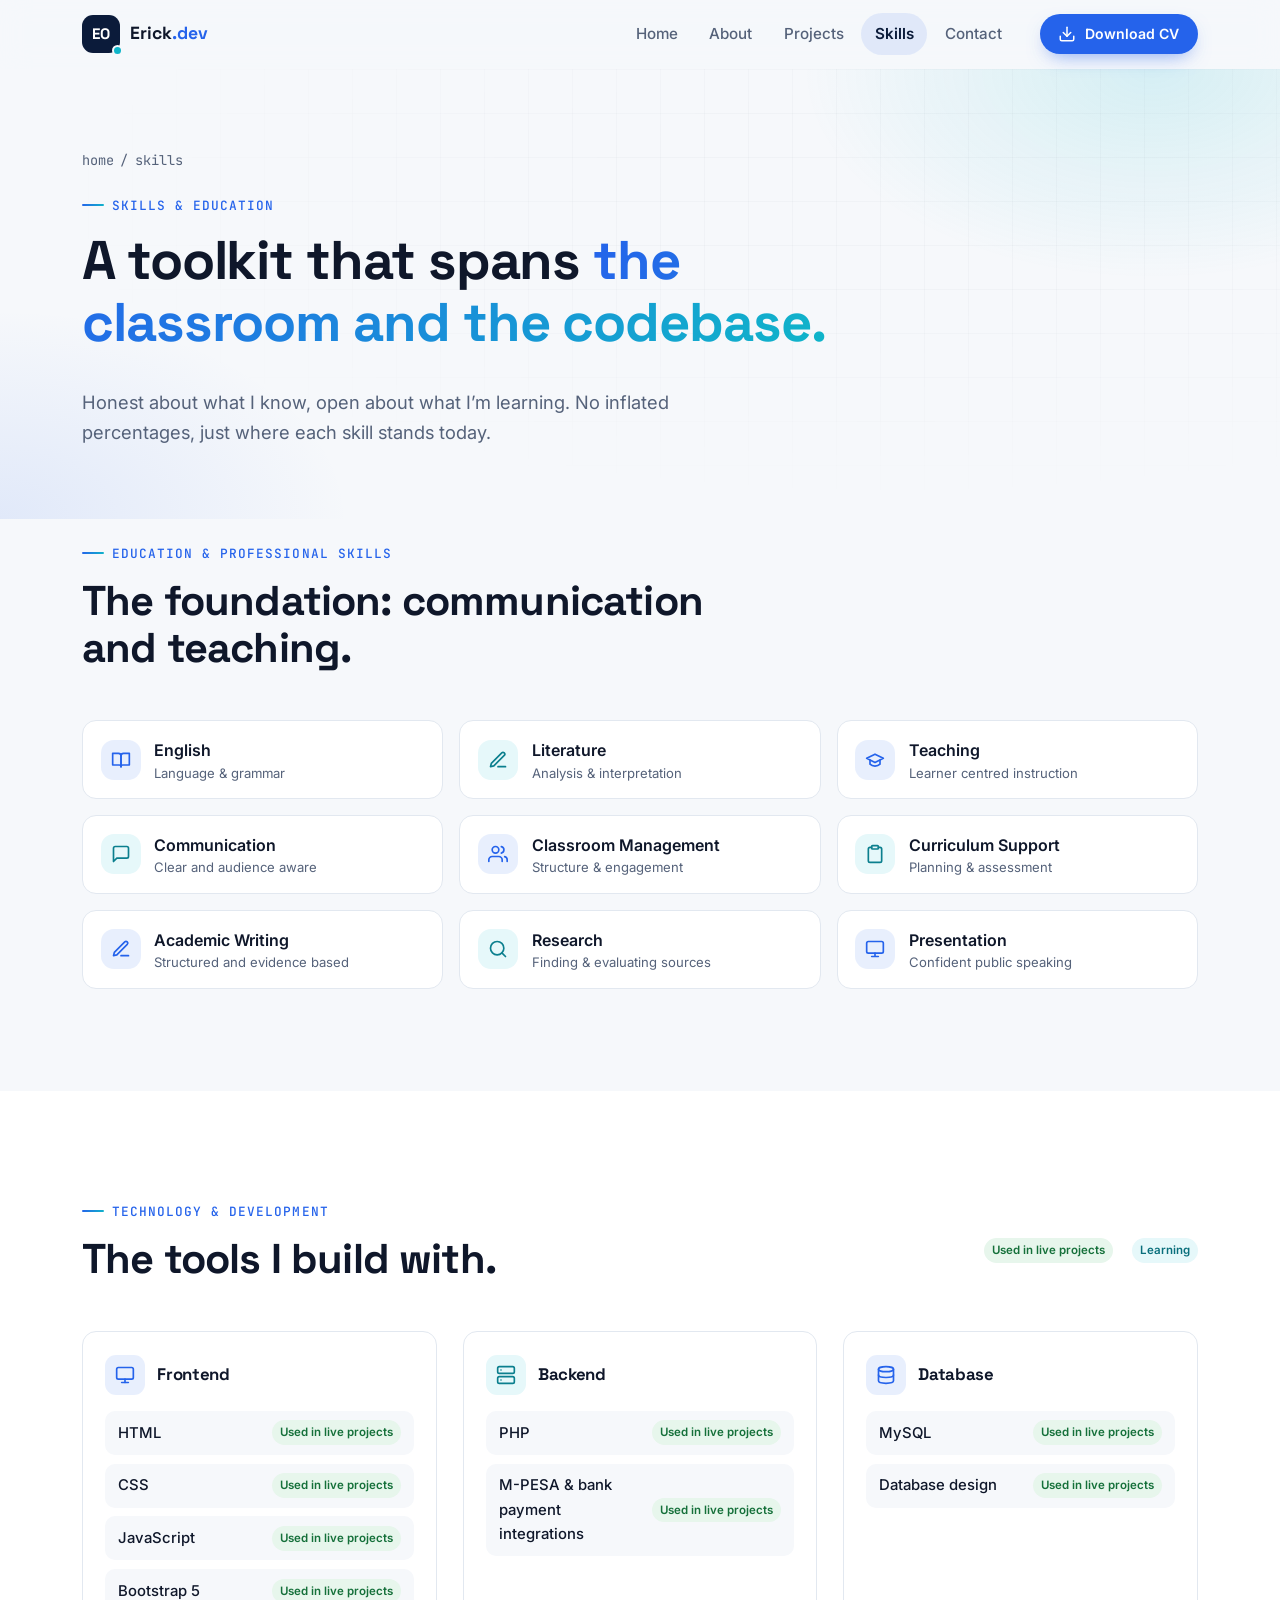
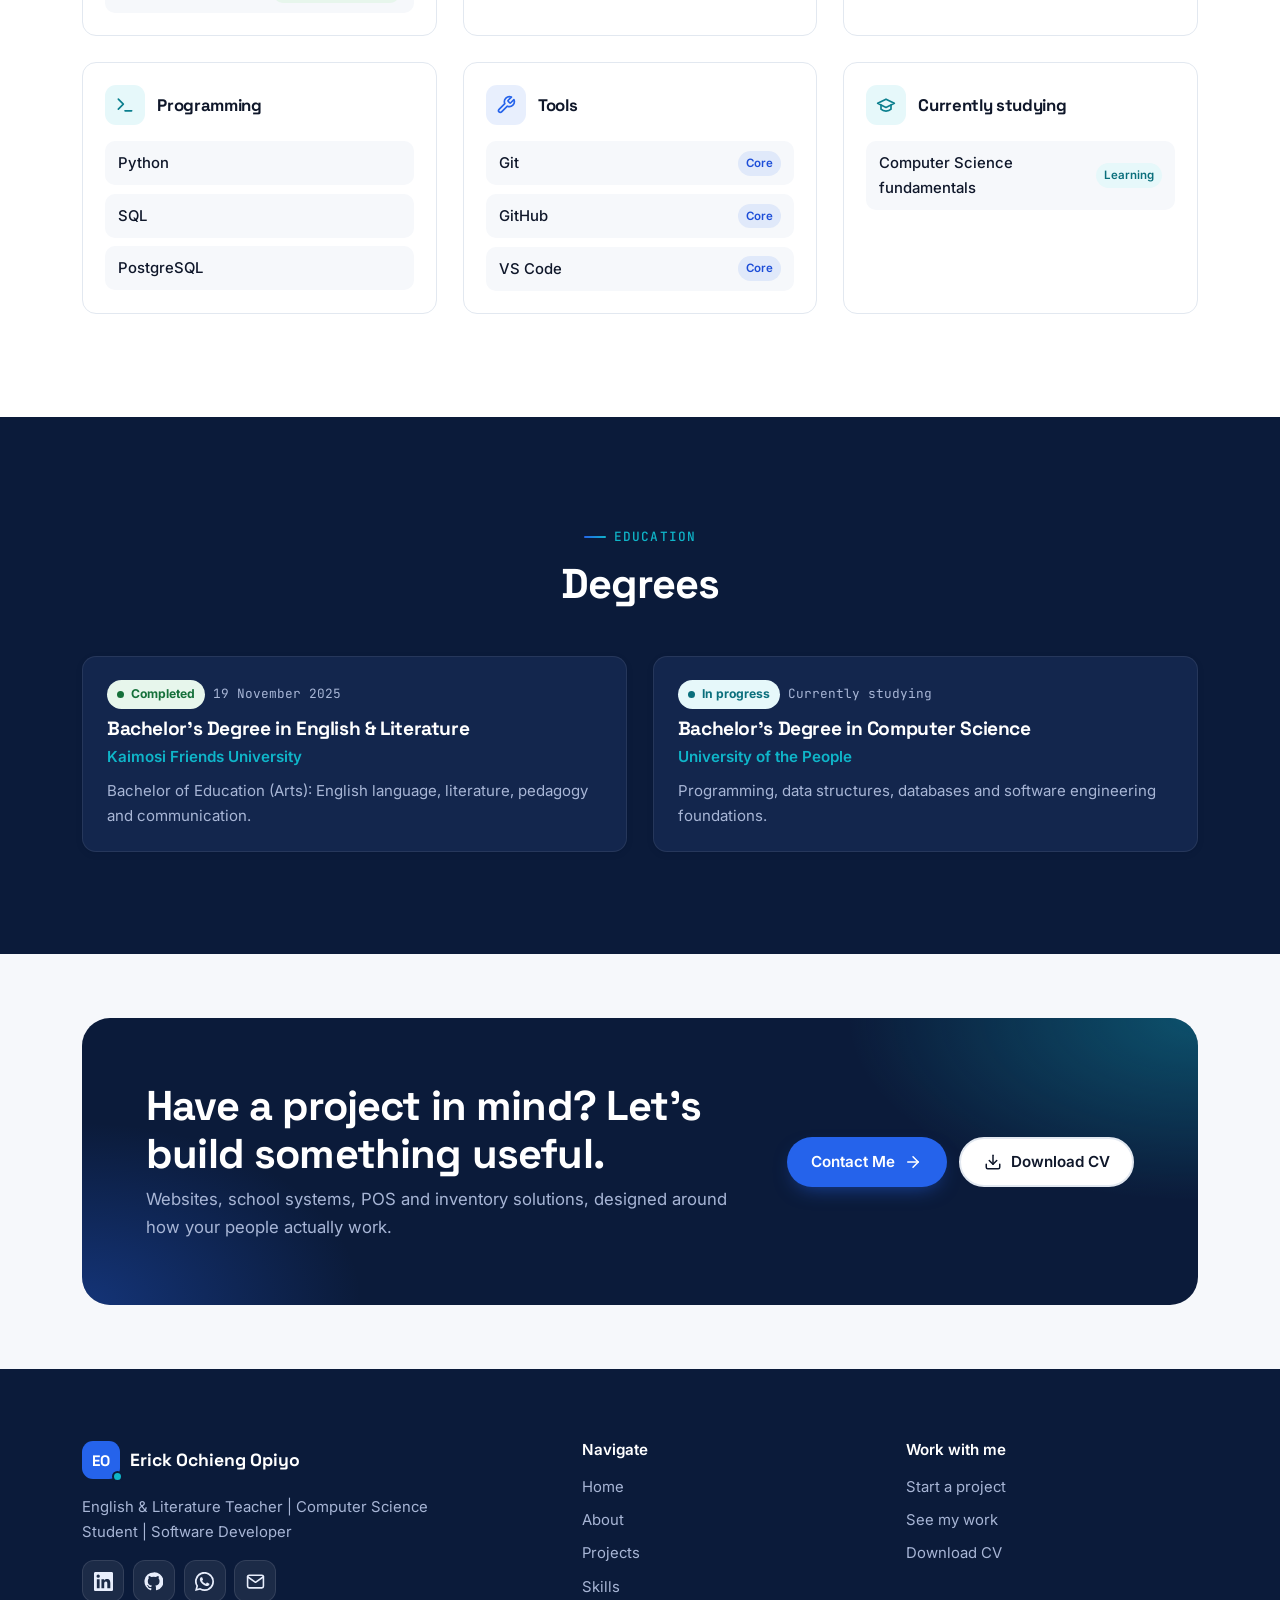
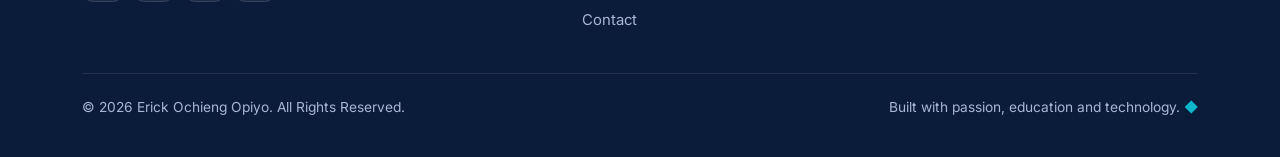
<file: skills.html>
<!DOCTYPE html>
<html lang="en" class="no-js">
<head>
  <meta charset="UTF-8">
  <meta name="viewport" content="width=device-width, initial-scale=1">
  <title>Skills &amp; Education | Erick Ochieng Opiyo</title>
  <meta name="description" content="Skills and education of Erick Ochieng Opiyo: English, literature and teaching combined with web and software development using HTML, CSS, JavaScript, PHP and MySQL.">
  <meta name="keywords" content="skills, English teacher skills, PHP developer, MySQL, JavaScript, web development, Erick Ochieng Opiyo education">
  <meta name="author" content="Erick Ochieng Opiyo">
  <meta name="theme-color" content="#0b1b3a">

  <!-- Open Graph / social sharing — replace [YOUR WEBSITE URL] once the site is live -->
  <meta property="og:type" content="website">
  <meta property="og:site_name" content="Erick Ochieng Opiyo">
  <meta property="og:title" content="Skills &amp; Education | Erick Ochieng Opiyo">
  <meta property="og:description" content="Skills and education of Erick Ochieng Opiyo: English, literature and teaching combined with web and software development using HTML, CSS, JavaScript, PHP and MySQL.">
  <meta property="og:image" content="images/og-image.jpg">
  <meta property="og:url" content="[YOUR WEBSITE URL]/skills.html">
  <meta name="twitter:card" content="summary_large_image">
  <meta name="twitter:title" content="Skills &amp; Education | Erick Ochieng Opiyo">
  <meta name="twitter:description" content="Skills and education of Erick Ochieng Opiyo: English, literature and teaching combined with web and software development using HTML, CSS, JavaScript, PHP and MySQL.">
  <meta name="twitter:image" content="images/og-image.jpg">

  <link rel="icon" href="assets/favicon.svg" type="image/svg+xml">
  <link rel="icon" href="assets/favicon-32.png" sizes="32x32" type="image/png">
  <link rel="apple-touch-icon" href="assets/apple-touch-icon.png">

  <link rel="preconnect" href="https://fonts.googleapis.com">
  <link rel="preconnect" href="https://fonts.gstatic.com" crossorigin>
  <link href="https://fonts.googleapis.com/css2?family=Inter:wght@400;500;600;700&amp;family=JetBrains+Mono:wght@400;500&amp;family=Space+Grotesk:wght@500;600;700&amp;display=swap" rel="stylesheet">
  <link rel="stylesheet" href="css/style.css">
</head>
<body>
  <a class="skip-link" href="#main">Skip to main content</a>

  <header class="site-header">
    <nav class="nav container" aria-label="Main navigation">
      <a class="logo" href="index.html" aria-label="Erick Ochieng Opiyo, home">
        <span class="logo-mark" aria-hidden="true">EO</span>
        <span class="logo-text">Erick<span>.dev</span></span>
      </a>

      <button class="nav-toggle" type="button" aria-label="Open navigation menu" aria-expanded="false" aria-controls="nav-menu">
        <span class="bar"></span><span class="bar"></span><span class="bar"></span>
      </button>

      <div class="nav-menu" id="nav-menu">
        <ul class="nav-links">
          <li><a href="index.html">Home</a></li>
          <li><a href="about.html">About</a></li>
          <li><a href="projects.html">Projects</a></li>
          <li><a href="skills.html" aria-current="page">Skills</a></li>
          <li><a href="contact.html">Contact</a></li>
        </ul>
        <a class="btn btn-primary btn-sm nav-cv" href="assets/cv/Erick-Ochieng-Opiyo-CV.pdf" download><svg width="20" height="20" viewBox="0 0 24 24" fill="none" stroke="currentColor" stroke-width="2" stroke-linecap="round" stroke-linejoin="round" aria-hidden="true" focusable="false"><path d="M21 15v4a2 2 0 0 1-2 2H5a2 2 0 0 1-2-2v-4"/><polyline points="7 10 12 15 17 10"/><line x1="12" y1="15" x2="12" y2="3"/></svg> Download CV</a>
      </div>
    </nav>
  </header>
  <div class="nav-backdrop" aria-hidden="true"></div>

  <main id="main">

    <section class="page-hero">
      <div class="hero-grid-bg" aria-hidden="true"></div>
      <div class="container">
        <nav class="breadcrumb" aria-label="Breadcrumb"><a href="index.html">home</a><span aria-hidden="true">/</span><span aria-current="page">skills</span></nav>
        <p class="eyebrow">Skills &amp; Education</p>
        <h1>A toolkit that spans <span class="text-gradient">the classroom and the codebase.</span></h1>
        <p class="lead">Honest about what I know, open about what I&rsquo;m learning. No inflated percentages, just where each skill stands today.</p>
      </div>
    </section>

    <section class="section" style="padding-top:1rem" aria-labelledby="edu-skills-title">
      <div class="container">
        <div class="section-head">
          <p class="eyebrow">Education &amp; professional skills</p>
          <h2 class="section-title" id="edu-skills-title">The foundation: communication and teaching.</h2>
        </div>
        <ul class="soft-skills"><li class="soft-skill reveal" style="--delay:0.0s"><div class="card-icon"><svg width="20" height="20" viewBox="0 0 24 24" fill="none" stroke="currentColor" stroke-width="2" stroke-linecap="round" stroke-linejoin="round" aria-hidden="true" focusable="false"><path d="M2 4h7a3 3 0 0 1 3 3v13a2 2 0 0 0-2-2H2z"/><path d="M22 4h-7a3 3 0 0 0-3 3v13a2 2 0 0 1 2-2h8z"/></svg></div><span>English<small>Language &amp; grammar</small></span></li><li class="soft-skill reveal" style="--delay:0.06s"><div class="card-icon teal"><svg width="20" height="20" viewBox="0 0 24 24" fill="none" stroke="currentColor" stroke-width="2" stroke-linecap="round" stroke-linejoin="round" aria-hidden="true" focusable="false"><path d="M12 20h9"/><path d="M16.5 3.5a2.1 2.1 0 0 1 3 3L7 19l-4 1 1-4z"/></svg></div><span>Literature<small>Analysis &amp; interpretation</small></span></li><li class="soft-skill reveal" style="--delay:0.12s"><div class="card-icon"><svg width="20" height="20" viewBox="0 0 24 24" fill="none" stroke="currentColor" stroke-width="2" stroke-linecap="round" stroke-linejoin="round" aria-hidden="true" focusable="false"><path d="M22 10 12 5 2 10l10 5 10-5z"/><path d="M6 12v5c3 3 9 3 12 0v-5"/></svg></div><span>Teaching<small>Learner centred instruction</small></span></li><li class="soft-skill reveal" style="--delay:0.0s"><div class="card-icon teal"><svg width="20" height="20" viewBox="0 0 24 24" fill="none" stroke="currentColor" stroke-width="2" stroke-linecap="round" stroke-linejoin="round" aria-hidden="true" focusable="false"><path d="M21 15a2 2 0 0 1-2 2H7l-4 4V5a2 2 0 0 1 2-2h14a2 2 0 0 1 2 2z"/></svg></div><span>Communication<small>Clear and audience aware</small></span></li><li class="soft-skill reveal" style="--delay:0.06s"><div class="card-icon"><svg width="20" height="20" viewBox="0 0 24 24" fill="none" stroke="currentColor" stroke-width="2" stroke-linecap="round" stroke-linejoin="round" aria-hidden="true" focusable="false"><path d="M17 21v-2a4 4 0 0 0-4-4H5a4 4 0 0 0-4 4v2"/><circle cx="9" cy="7" r="4"/><path d="M23 21v-2a4 4 0 0 0-3-3.9M16 3.1a4 4 0 0 1 0 7.8"/></svg></div><span>Classroom Management<small>Structure &amp; engagement</small></span></li><li class="soft-skill reveal" style="--delay:0.12s"><div class="card-icon teal"><svg width="20" height="20" viewBox="0 0 24 24" fill="none" stroke="currentColor" stroke-width="2" stroke-linecap="round" stroke-linejoin="round" aria-hidden="true" focusable="false"><path d="M16 4h2a2 2 0 0 1 2 2v14a2 2 0 0 1-2 2H6a2 2 0 0 1-2-2V6a2 2 0 0 1 2-2h2"/><rect x="8" y="2" width="8" height="4" rx="1"/></svg></div><span>Curriculum Support<small>Planning &amp; assessment</small></span></li><li class="soft-skill reveal" style="--delay:0.0s"><div class="card-icon"><svg width="20" height="20" viewBox="0 0 24 24" fill="none" stroke="currentColor" stroke-width="2" stroke-linecap="round" stroke-linejoin="round" aria-hidden="true" focusable="false"><path d="M12 20h9"/><path d="M16.5 3.5a2.1 2.1 0 0 1 3 3L7 19l-4 1 1-4z"/></svg></div><span>Academic Writing<small>Structured and evidence based</small></span></li><li class="soft-skill reveal" style="--delay:0.06s"><div class="card-icon teal"><svg width="20" height="20" viewBox="0 0 24 24" fill="none" stroke="currentColor" stroke-width="2" stroke-linecap="round" stroke-linejoin="round" aria-hidden="true" focusable="false"><circle cx="11" cy="11" r="8"/><line x1="21" y1="21" x2="16.65" y2="16.65"/></svg></div><span>Research<small>Finding &amp; evaluating sources</small></span></li><li class="soft-skill reveal" style="--delay:0.12s"><div class="card-icon"><svg width="20" height="20" viewBox="0 0 24 24" fill="none" stroke="currentColor" stroke-width="2" stroke-linecap="round" stroke-linejoin="round" aria-hidden="true" focusable="false"><rect x="2" y="3" width="20" height="14" rx="2"/><path d="M8 21h8M12 17v4"/></svg></div><span>Presentation<small>Confident public speaking</small></span></li></ul>
      </div>
    </section>

    <section class="section section-alt" aria-labelledby="tech-title">
      <div class="container">
        <div class="skill-tabs-head">
          <div class="section-head" style="margin-bottom:0">
            <p class="eyebrow">Technology &amp; development</p>
            <h2 class="section-title" id="tech-title">The tools I build with.</h2>
          </div>
          <div class="legend" aria-label="Legend">
            <span><span class="skill-note prod">Used in live projects</span></span>
            <span><span class="skill-note learn">Learning</span></span>
          </div>
        </div>
        <div class="grid grid-3" style="margin-top:1.5rem">
          <article class="skill-group reveal" style="--delay:0s">
            <div class="skill-group-head"><div class="card-icon"><svg width="20" height="20" viewBox="0 0 24 24" fill="none" stroke="currentColor" stroke-width="2" stroke-linecap="round" stroke-linejoin="round" aria-hidden="true" focusable="false"><rect x="2" y="3" width="20" height="14" rx="2"/><line x1="8" y1="21" x2="16" y2="21"/><line x1="12" y1="17" x2="12" y2="21"/></svg></div><h3>Frontend</h3></div>
            <ul class="skill-list"><li class="skill-item"><span>HTML</span><span class="skill-note prod">Used in live projects</span></li><li class="skill-item"><span>CSS</span><span class="skill-note prod">Used in live projects</span></li><li class="skill-item"><span>JavaScript</span><span class="skill-note prod">Used in live projects</span></li><li class="skill-item"><span>Bootstrap 5</span><span class="skill-note prod">Used in live projects</span></li></ul>
          </article>
          <article class="skill-group reveal" style="--delay:0.08s">
            <div class="skill-group-head"><div class="card-icon teal"><svg width="20" height="20" viewBox="0 0 24 24" fill="none" stroke="currentColor" stroke-width="2" stroke-linecap="round" stroke-linejoin="round" aria-hidden="true" focusable="false"><rect x="2" y="2" width="20" height="8" rx="2"/><rect x="2" y="14" width="20" height="8" rx="2"/><line x1="6" y1="6" x2="6.01" y2="6"/><line x1="6" y1="18" x2="6.01" y2="18"/></svg></div><h3>Backend</h3></div>
            <ul class="skill-list"><li class="skill-item"><span>PHP</span><span class="skill-note prod">Used in live projects</span></li><li class="skill-item"><span>M-PESA &amp; bank payment integrations</span><span class="skill-note prod">Used in live projects</span></li></ul>
          </article>
          <article class="skill-group reveal" style="--delay:0.16s">
            <div class="skill-group-head"><div class="card-icon"><svg width="20" height="20" viewBox="0 0 24 24" fill="none" stroke="currentColor" stroke-width="2" stroke-linecap="round" stroke-linejoin="round" aria-hidden="true" focusable="false"><ellipse cx="12" cy="5" rx="9" ry="3"/><path d="M21 12c0 1.7-4 3-9 3s-9-1.3-9-3"/><path d="M3 5v14c0 1.7 4 3 9 3s9-1.3 9-3V5"/></svg></div><h3>Database</h3></div>
            <ul class="skill-list"><li class="skill-item"><span>MySQL</span><span class="skill-note prod">Used in live projects</span></li><li class="skill-item"><span>Database design</span><span class="skill-note prod">Used in live projects</span></li></ul>
          </article>
          <article class="skill-group reveal" style="--delay:0s">
            <div class="skill-group-head"><div class="card-icon teal"><svg width="20" height="20" viewBox="0 0 24 24" fill="none" stroke="currentColor" stroke-width="2" stroke-linecap="round" stroke-linejoin="round" aria-hidden="true" focusable="false"><polyline points="4 17 10 11 4 5"/><line x1="12" y1="19" x2="20" y2="19"/></svg></div><h3>Programming</h3></div>
            <ul class="skill-list"><li class="skill-item"><span>Python</span></li><li class="skill-item"><span>SQL</span></li><li class="skill-item"><span>PostgreSQL</span></li></ul>
          </article>
          <article class="skill-group reveal" style="--delay:0.08s">
            <div class="skill-group-head"><div class="card-icon"><svg width="20" height="20" viewBox="0 0 24 24" fill="none" stroke="currentColor" stroke-width="2" stroke-linecap="round" stroke-linejoin="round" aria-hidden="true" focusable="false"><path d="M14.7 6.3a1 1 0 0 0 0 1.4l1.6 1.6a1 1 0 0 0 1.4 0l3.8-3.8a6 6 0 0 1-7.9 7.9l-6.9 6.9a2.1 2.1 0 0 1-3-3l6.9-6.9a6 6 0 0 1 7.9-7.9z"/></svg></div><h3>Tools</h3></div>
            <ul class="skill-list"><li class="skill-item"><span>Git</span><span class="skill-note core">Core</span></li><li class="skill-item"><span>GitHub</span><span class="skill-note core">Core</span></li><li class="skill-item"><span>VS Code</span><span class="skill-note core">Core</span></li></ul>
          </article>
          <article class="skill-group reveal" style="--delay:0.16s">
            <div class="skill-group-head"><div class="card-icon teal"><svg width="20" height="20" viewBox="0 0 24 24" fill="none" stroke="currentColor" stroke-width="2" stroke-linecap="round" stroke-linejoin="round" aria-hidden="true" focusable="false"><path d="M22 10 12 5 2 10l10 5 10-5z"/><path d="M6 12v5c3 3 9 3 12 0v-5"/></svg></div><h3>Currently studying</h3></div>
            <ul class="skill-list"><li class="skill-item"><span>Computer Science fundamentals</span><span class="skill-note learn">Learning</span></li></ul>
          </article>
        </div>
      </div>
    </section>

    <section class="section section-dark" aria-labelledby="degrees-title">
      <div class="container">
        <div class="section-head center">
          <p class="eyebrow">Education</p>
          <h2 class="section-title" id="degrees-title">Degrees</h2>
        </div>
        <div class="grid grid-2">
          <article class="timeline-card reveal">
            <div class="timeline-meta"><span class="status done">Completed</span><span class="timeline-date">19 November 2025</span></div>
            <h3>Bachelor&rsquo;s Degree in English &amp; Literature</h3>
            <p class="school">Kaimosi Friends University</p>
            <p>Bachelor of Education (Arts): English language, literature, pedagogy and communication.</p>
          </article>
          <article class="timeline-card reveal" style="--delay:.1s">
            <div class="timeline-meta"><span class="status progress">In progress</span><span class="timeline-date">Currently studying</span></div>
            <h3>Bachelor&rsquo;s Degree in Computer Science</h3>
            <p class="school">University of the People</p>
            <p>Programming, data structures, databases and software engineering foundations.</p>
          </article>
        </div>
      </div>
    </section>

    <section class="section-sm" aria-labelledby="cta-title">
      <div class="container">
        <div class="cta-box reveal">
          <div>
            <h2 id="cta-title">Have a project in mind? Let&rsquo;s build something useful.</h2>
            <p>Websites, school systems, POS and inventory solutions, designed around how your people actually work.</p>
          </div>
          <div class="btn-group">
            <a class="btn btn-primary" href="contact.html">Contact Me <svg width="20" height="20" viewBox="0 0 24 24" fill="none" stroke="currentColor" stroke-width="2" stroke-linecap="round" stroke-linejoin="round" aria-hidden="true" focusable="false"><line x1="5" y1="12" x2="19" y2="12"/><polyline points="12 5 19 12 12 19"/></svg></a>
            <a class="btn btn-outline" href="assets/cv/Erick-Ochieng-Opiyo-CV.pdf" download><svg width="20" height="20" viewBox="0 0 24 24" fill="none" stroke="currentColor" stroke-width="2" stroke-linecap="round" stroke-linejoin="round" aria-hidden="true" focusable="false"><path d="M21 15v4a2 2 0 0 1-2 2H5a2 2 0 0 1-2-2v-4"/><polyline points="7 10 12 15 17 10"/><line x1="12" y1="15" x2="12" y2="3"/></svg> Download CV</a>
          </div>
        </div>
      </div>
    </section>
  </main>

  <footer class="site-footer">
    <div class="container">
      <div class="footer-grid">
        <div>
          <a class="logo" href="index.html" aria-label="Erick Ochieng Opiyo, home">
            <span class="logo-mark" aria-hidden="true">EO</span>
            <span>Erick Ochieng Opiyo</span>
          </a>
          <p class="footer-tagline">English &amp; Literature Teacher | Computer Science Student | Software Developer</p>
          <div class="socials" aria-label="Social links">
          <a href="https://www.linkedin.com/in/ochieng-eric-a34498291" target="_blank" rel="noopener" aria-label="LinkedIn"><svg width="20" height="20" viewBox="0 0 24 24" fill="currentColor" aria-hidden="true" focusable="false"><path d="M20.4 20.5h-3.6v-5.6c0-1.3 0-3-1.8-3s-2.1 1.4-2.1 2.9v5.7H9.4V9h3.4v1.6h.1c.5-.9 1.6-1.8 3.4-1.8 3.6 0 4.3 2.4 4.3 5.5v6.2zM5.3 7.4a2.1 2.1 0 1 1 0-4.2 2.1 2.1 0 0 1 0 4.2zM7.1 20.5H3.6V9h3.5v11.5zM22.2 0H1.8C.8 0 0 .8 0 1.7v20.6c0 .9.8 1.7 1.8 1.7h20.4c1 0 1.8-.8 1.8-1.7V1.7C24 .8 23.2 0 22.2 0z"/></svg></a>
          <a href="#" data-placeholder="GitHub link not added yet — update [GITHUB URL] in the HTML." aria-label="GitHub (link coming soon)"><svg width="20" height="20" viewBox="0 0 24 24" fill="currentColor" aria-hidden="true" focusable="false"><path d="M12 .5a11.5 11.5 0 0 0-3.6 22.4c.6.1.8-.3.8-.6v-2c-3.2.7-3.9-1.5-3.9-1.5-.5-1.3-1.3-1.7-1.3-1.7-1-.7.1-.7.1-.7 1.2.1 1.8 1.2 1.8 1.2 1 1.8 2.8 1.3 3.5 1 .1-.8.4-1.3.7-1.6-2.6-.3-5.3-1.3-5.3-5.7 0-1.3.5-2.3 1.2-3.1-.1-.3-.5-1.5.1-3.1 0 0 1-.3 3.2 1.2a11 11 0 0 1 5.8 0c2.2-1.5 3.2-1.2 3.2-1.2.6 1.6.2 2.8.1 3.1.8.8 1.2 1.8 1.2 3.1 0 4.4-2.7 5.4-5.3 5.7.4.4.8 1.1.8 2.2v3.3c0 .3.2.7.8.6A11.5 11.5 0 0 0 12 .5z"/></svg></a>
          <a href="https://wa.me/254111902370" target="_blank" rel="noopener" aria-label="WhatsApp"><svg width="20" height="20" viewBox="0 0 24 24" fill="currentColor" aria-hidden="true" focusable="false"><path d="M17.5 14.4c-.3-.1-1.8-.9-2-1-.3-.1-.5-.1-.7.2l-.9 1.2c-.2.2-.3.2-.6.1-.3-.1-1.3-.5-2.4-1.5-.9-.8-1.5-1.8-1.7-2.1-.2-.3 0-.5.1-.6l.5-.5.3-.5c.1-.2 0-.4 0-.5l-.9-2.2c-.2-.6-.5-.5-.7-.5h-.6c-.2 0-.5.1-.8.4-.3.3-1 1-1 2.5s1.1 2.9 1.2 3.1c.1.2 2.1 3.2 5.1 4.5.7.3 1.3.5 1.7.6.7.2 1.4.2 1.9.1.6-.1 1.8-.7 2-1.5.2-.7.2-1.3.2-1.5-.1-.1-.3-.2-.6-.3zM12 21.8c-1.8 0-3.5-.5-5-1.4l-.4-.2-3.7 1 1-3.6-.2-.4A9.8 9.8 0 1 1 12 21.8zm8.4-18.2A11.8 11.8 0 0 0 1.7 17.8L0 24l6.3-1.7A11.8 11.8 0 0 0 24 12a11.7 11.7 0 0 0-3.6-8.4z"/></svg></a>
          <a href="mailto:opiyoeric1998@gmail.com" aria-label="Email"><svg width="20" height="20" viewBox="0 0 24 24" fill="none" stroke="currentColor" stroke-width="2" stroke-linecap="round" stroke-linejoin="round" aria-hidden="true" focusable="false"><rect x="2" y="4" width="20" height="16" rx="2"/><path d="m22 6-10 7L2 6"/></svg></a>
          </div>
        </div>
        <div>
          <h3>Navigate</h3>
          <ul class="footer-links">
            <li><a href="index.html">Home</a></li>
            <li><a href="about.html">About</a></li>
            <li><a href="projects.html">Projects</a></li>
            <li><a href="skills.html">Skills</a></li>
            <li><a href="contact.html">Contact</a></li>
          </ul>
        </div>
        <div>
          <h3>Work with me</h3>
          <ul class="footer-links">
            <li><a href="contact.html">Start a project</a></li>
            <li><a href="projects.html">See my work</a></li>
            <li><a href="assets/cv/Erick-Ochieng-Opiyo-CV.pdf" download>Download CV</a></li>
          </ul>
        </div>
      </div>
      <div class="footer-bottom">
        <p>&copy; <span data-year>2026</span> Erick Ochieng Opiyo. All Rights Reserved.</p>
        <p>Built with passion, education and technology. <span class="heart" aria-hidden="true">&#9670;</span></p>
      </div>
    </div>
  </footer>

  <script src="js/script.js" defer></script>
</body>
</html>
</file>
<file: css/style.css>
/* ==========================================================================
   Erick Ochieng Opiyo — Portfolio
   Educator. Technologist. Builder.
   --------------------------------------------------------------------------
   Change the whole colour scheme from the :root block below.
   ========================================================================== */

:root {
  /* Brand colours */
  --primary: #0b1b3a;          /* deep navy */
  --primary-2: #13264d;        /* lifted navy for dark surfaces */
  --secondary: #2563eb;        /* electric blue */
  --secondary-hover: #1d4ed8;
  --accent: #0fb5c9;           /* teal / cyan */
  --accent-soft: #e6f8fa;

  /* Neutrals */
  --background: #f6f8fb;
  --surface: #ffffff;
  --text: #0f172a;
  --muted: #55627a;
  --border: #e2e8f0;
  --on-dark: #e8eefc;
  --on-dark-muted: #a8b6d6;

  /* Type */
  --font-heading: "Space Grotesk", "Inter", system-ui, sans-serif;
  --font-body: "Inter", system-ui, -apple-system, "Segoe UI", Roboto, sans-serif;
  --font-mono: "JetBrains Mono", ui-monospace, "SFMono-Regular", Menlo, Consolas, monospace;

  /* Layout */
  --container: 1180px;
  --gutter: clamp(1rem, 4vw, 2rem);
  --radius: 14px;
  --radius-lg: 22px;
  --header-h: 68px;

  /* Effects */
  --shadow-sm: 0 1px 2px rgba(11, 27, 58, .06), 0 2px 8px rgba(11, 27, 58, .05);
  --shadow-md: 0 10px 30px -12px rgba(11, 27, 58, .22);
  --shadow-lg: 0 24px 60px -20px rgba(11, 27, 58, .35);
  --ease: cubic-bezier(.22, .61, .36, 1);
  --gradient: linear-gradient(120deg, var(--secondary), var(--accent));
}

/* ---------- Reset & base ---------- */
*, *::before, *::after { box-sizing: border-box; }
html { scroll-behavior: smooth; -webkit-text-size-adjust: 100%; overflow-x: hidden; }
body {
  margin: 0;
  font-family: var(--font-body);
  font-size: 1rem;
  line-height: 1.65;
  color: var(--text);
  background: var(--background);
  overflow-x: hidden;
  -webkit-font-smoothing: antialiased;
}
img, svg { max-width: 100%; display: block; }
img { height: auto; }
a { color: var(--secondary); text-decoration: none; }
a:hover { color: var(--secondary-hover); }
ul { padding: 0; margin: 0; list-style: none; }
button, input, textarea, select { font: inherit; color: inherit; }
h1, h2, h3, h4 { font-family: var(--font-heading); line-height: 1.15; margin: 0 0 .6em; letter-spacing: -.02em; color: var(--text); }
p { margin: 0 0 1rem; }
:focus-visible { outline: 3px solid var(--accent); outline-offset: 3px; border-radius: 6px; }

.skip-link {
  position: absolute; left: 1rem; top: -60px; z-index: 200;
  background: var(--primary); color: #fff; padding: .6rem 1rem; border-radius: 8px;
  transition: top .2s;
}
.skip-link:focus { top: 1rem; color: #fff; }

.sr-only {
  position: absolute; width: 1px; height: 1px; padding: 0; margin: -1px;
  overflow: hidden; clip: rect(0 0 0 0); white-space: nowrap; border: 0;
}

/* ---------- Layout helpers ---------- */
.container { width: 100%; max-width: var(--container); margin-inline: auto; padding-inline: var(--gutter); }
.section { padding-block: clamp(3.5rem, 8vw, 6.5rem); }
.section-sm { padding-block: clamp(2.5rem, 5vw, 4rem); }
.section-dark { background: var(--primary); color: var(--on-dark); position: relative; overflow: hidden; }
.section-dark h2, .section-dark h3 { color: #fff; }
.section-dark p { color: var(--on-dark-muted); }
.section-alt { background: var(--surface); }

.section-head { max-width: 680px; margin-bottom: clamp(2rem, 4vw, 3rem); }
.section-head.center { margin-inline: auto; text-align: center; }
.eyebrow {
  display: inline-flex; align-items: center; gap: .5rem;
  font-family: var(--font-mono); font-size: .8rem; font-weight: 500;
  letter-spacing: .08em; text-transform: uppercase; color: var(--secondary);
  margin-bottom: .8rem;
}
.eyebrow::before { content: ""; width: 22px; height: 2px; background: var(--gradient); border-radius: 2px; }
.section-dark .eyebrow { color: var(--accent); }
.section-title { font-size: clamp(1.75rem, 4vw, 2.6rem); }
.lead { font-size: clamp(1.02rem, 1.6vw, 1.15rem); color: var(--muted); }
.text-gradient { background: var(--gradient); -webkit-background-clip: text; background-clip: text; color: transparent; }

.grid { display: grid; gap: clamp(1rem, 2.5vw, 1.6rem); }
.grid-2 { grid-template-columns: repeat(2, minmax(0, 1fr)); }
.grid-3 { grid-template-columns: repeat(3, minmax(0, 1fr)); }
.grid-4 { grid-template-columns: repeat(4, minmax(0, 1fr)); }

/* ---------- Buttons ---------- */
.btn {
  display: inline-flex; align-items: center; justify-content: center; gap: .55rem;
  padding: .85rem 1.4rem; border-radius: 999px; border: 2px solid transparent;
  font-weight: 600; font-size: .95rem; line-height: 1.2; cursor: pointer;
  transition: transform .25s var(--ease), box-shadow .25s var(--ease), background .25s, color .25s, border-color .25s;
  text-align: center; white-space: nowrap;
}
.btn svg { width: 18px; height: 18px; flex-shrink: 0; }
.btn:hover { transform: translateY(-2px); }
.btn-primary { background: var(--secondary); color: #fff; box-shadow: 0 8px 20px -8px rgba(37, 99, 235, .6); }
.btn-primary:hover { background: var(--secondary-hover); color: #fff; box-shadow: 0 12px 26px -10px rgba(37, 99, 235, .7); }
.btn-outline { border-color: var(--border); color: var(--text); background: var(--surface); }
.btn-outline:hover { border-color: var(--secondary); color: var(--secondary); }
.btn-ghost { color: var(--text); padding-inline: .6rem; }
.btn-ghost:hover { color: var(--secondary); }
.section-dark .btn-outline { background: transparent; color: #fff; border-color: rgba(255,255,255,.25); }
.section-dark .btn-outline:hover { border-color: var(--accent); color: var(--accent); }
.btn-sm { padding: .55rem 1.05rem; font-size: .88rem; }
.btn-group { display: flex; flex-wrap: wrap; gap: .8rem; }

.link-arrow { display: inline-flex; align-items: center; gap: .35rem; font-weight: 600; font-size: .92rem; }
.link-arrow span { transition: transform .25s var(--ease); }
.link-arrow:hover span { transform: translateX(4px); }

/* ---------- Header / navigation ---------- */
.site-header {
  position: sticky; top: 0; z-index: 100;
  background: rgba(246, 248, 251, .82);
  backdrop-filter: saturate(160%) blur(14px);
  -webkit-backdrop-filter: saturate(160%) blur(14px);
  border-bottom: 1px solid transparent;
  transition: border-color .3s, box-shadow .3s, background .3s;
}
.site-header.scrolled { border-color: var(--border); box-shadow: var(--shadow-sm); background: rgba(255,255,255,.92); }
.nav { display: flex; align-items: center; justify-content: space-between; height: var(--header-h); gap: 1rem; }

.logo { display: inline-flex; align-items: center; gap: .6rem; color: var(--text); font-family: var(--font-heading); font-weight: 700; font-size: 1.1rem; }
.logo:hover { color: var(--text); }
.logo-mark {
  display: grid; place-items: center; width: 38px; height: 38px; border-radius: 11px;
  background: var(--primary); color: #fff; font-size: .95rem; letter-spacing: .02em; position: relative;
}
.logo-mark::after {
  content: ""; position: absolute; right: -3px; bottom: -3px; width: 11px; height: 11px;
  border-radius: 50%; background: var(--accent); border: 2px solid var(--background);
}
.logo-text span { color: var(--secondary); }

.nav-menu { display: flex; align-items: center; gap: 1.5rem; }
.nav-links { display: flex; align-items: center; gap: .25rem; }
.nav-links a {
  display: block; padding: .5rem .85rem; border-radius: 999px;
  color: var(--muted); font-weight: 500; font-size: .95rem; transition: color .2s, background .2s;
}
.nav-links a:hover { color: var(--text); background: rgba(11,27,58,.05); }
.nav-links a[aria-current="page"] { color: var(--primary); background: rgba(37,99,235,.1); font-weight: 600; }

.nav-toggle {
  display: none; position: relative; width: 44px; height: 44px; border-radius: 12px;
  border: 1px solid var(--border); background: var(--surface); cursor: pointer;
  -webkit-tap-highlight-color: transparent;
}
.nav-toggle .bar {
  position: absolute; left: 12px; width: 18px; height: 2px; border-radius: 2px; background: var(--text);
  transition: transform .3s var(--ease), opacity .2s, top .3s var(--ease);
}
.nav-toggle .bar:nth-child(1) { top: 15px; }
.nav-toggle .bar:nth-child(2) { top: 21px; }
.nav-toggle .bar:nth-child(3) { top: 27px; }
.nav-toggle[aria-expanded="true"] .bar:nth-child(1) { top: 21px; transform: rotate(45deg); }
.nav-toggle[aria-expanded="true"] .bar:nth-child(2) { opacity: 0; transform: scaleX(.3); }
.nav-toggle[aria-expanded="true"] .bar:nth-child(3) { top: 21px; transform: rotate(-45deg); }

.nav-backdrop {
  position: fixed; inset: var(--header-h) 0 0 0; background: rgba(11, 27, 58, .28);
  opacity: 0; visibility: hidden; transition: opacity .3s, visibility .3s; z-index: 90;
}
.nav-backdrop.show { opacity: 1; visibility: visible; }

/* ---------- Hero ---------- */
.hero { position: relative; padding-block: clamp(2.5rem, 7vw, 5.5rem) clamp(3rem, 7vw, 5.5rem); overflow: hidden; }
.hero::before {
  content: ""; position: absolute; inset: 0; z-index: -1;
  background:
    radial-gradient(600px 380px at 85% 10%, rgba(15,181,201,.16), transparent 70%),
    radial-gradient(520px 360px at 10% 90%, rgba(37,99,235,.12), transparent 70%);
}
.hero-grid-bg {
  position: absolute; inset: 0; z-index: -1; opacity: .5;
  background-image: linear-gradient(rgba(11,27,58,.05) 1px, transparent 1px), linear-gradient(90deg, rgba(11,27,58,.05) 1px, transparent 1px);
  background-size: 44px 44px;
  -webkit-mask-image: radial-gradient(ellipse at 70% 30%, #000 20%, transparent 70%);
          mask-image: radial-gradient(ellipse at 70% 30%, #000 20%, transparent 70%);
}
.hero-inner { display: grid; grid-template-columns: 1.1fr .9fr; gap: clamp(2rem, 5vw, 4rem); align-items: center; }
.hero-greeting { font-family: var(--font-mono); font-size: .95rem; color: var(--muted); margin-bottom: .9rem; display: flex; align-items: center; gap: .5rem; flex-wrap: wrap; }
.hero-greeting .wave { display: inline-block; transform-origin: 70% 70%; animation: wave 2.4s ease-in-out 1s 2; }
.hero-greeting strong { color: var(--text); }
.hero-title { font-size: clamp(2.3rem, 7vw, 4.4rem); font-weight: 700; letter-spacing: -.035em; line-height: 1.02; margin-bottom: 1.1rem; }
.hero-title span { display: block; }
.hero-roles { display: flex; flex-wrap: wrap; gap: .45rem; margin-bottom: 1.3rem; padding: 0; }
.hero-roles li {
  font-size: .85rem; font-weight: 600; padding: .35rem .8rem; border-radius: 999px;
  background: var(--surface); border: 1px solid var(--border); color: var(--primary);
}
.hero-text { max-width: 540px; color: var(--muted); font-size: 1.07rem; margin-bottom: 1.8rem; }
.hero .btn-group { margin-bottom: 1.6rem; }
.hero-meta { display: flex; flex-wrap: wrap; gap: 1.2rem; font-size: .9rem; color: var(--muted); }
.hero-meta span { display: inline-flex; align-items: center; gap: .4rem; }
.hero-meta svg { width: 16px; height: 16px; color: var(--accent); }

/* Hero visual: portrait + "lesson plan" and "code" cards */
.hero-visual { position: relative; max-width: 440px; width: 100%; justify-self: center; padding: 1.5rem 0 2.5rem; }
.portrait {
  position: relative; aspect-ratio: 4 / 5; border-radius: 28px; overflow: hidden;
  background: var(--primary); box-shadow: var(--shadow-lg);
}
.portrait img { width: 100%; height: 100%; object-fit: cover; }
.portrait::after {
  content: ""; position: absolute; inset: 0; border-radius: inherit;
  box-shadow: inset 0 0 0 1px rgba(255,255,255,.12);
}
.float-card {
  position: absolute; background: var(--surface); border: 1px solid var(--border);
  border-radius: 16px; box-shadow: var(--shadow-md); font-size: .82rem;
  animation: float 6s ease-in-out infinite;
}
.code-card {
  left: -2.2rem; bottom: 0; width: min(270px, 78%); padding: .9rem 1rem;
  background: var(--primary); color: var(--on-dark); border-color: rgba(255,255,255,.08);
  font-family: var(--font-mono); font-size: .74rem; line-height: 1.6;
}
.code-card .dots { display: flex; gap: 5px; margin-bottom: .6rem; }
.code-card .dots i { width: 8px; height: 8px; border-radius: 50%; background: #ff5f57; }
.code-card .dots i:nth-child(2) { background: #febc2e; }
.code-card .dots i:nth-child(3) { background: #28c840; }
.code-card pre { margin: 0; white-space: pre-wrap; word-break: break-word; font: inherit; }
.tok-k { color: #7aa2ff; } .tok-p { color: #9fe7f0; } .tok-s { color: #a5e3a0; } .tok-c { color: #6c7ba0; }
.lesson-card {
  right: -1.6rem; top: 0; padding: .8rem 1rem; display: flex; gap: .7rem; align-items: center;
  animation-delay: -3s; max-width: 220px;
}
.lesson-card .icon { flex-shrink: 0; width: 38px; height: 38px; border-radius: 10px; display: grid; place-items: center; background: var(--accent-soft); color: #0b7f8e; }
.lesson-card .icon svg { width: 20px; height: 20px; }
.lesson-card strong { display: block; font-size: .85rem; color: var(--text); line-height: 1.3; }
.lesson-card small { color: var(--muted); }

/* ---------- Stats ---------- */
.stats { margin-top: -1rem; position: relative; z-index: 2; }
.stats-grid {
  display: grid; grid-template-columns: repeat(4, minmax(0, 1fr));
  background: var(--surface); border: 1px solid var(--border); border-radius: var(--radius-lg);
  box-shadow: var(--shadow-md); overflow: hidden;
}
.stat { padding: 1.5rem 1.4rem; border-right: 1px solid var(--border); }
.stat:last-child { border-right: 0; }
.stat-value { font-family: var(--font-heading); font-size: clamp(1.4rem, 3vw, 1.9rem); font-weight: 700; color: var(--primary); line-height: 1.1; margin-bottom: .35rem; }
.stat-value .accent { color: var(--accent); }
.stat-label { font-size: .88rem; color: var(--muted); line-height: 1.4; margin: 0; }

/* ---------- Generic cards ---------- */
.card {
  background: var(--surface); border: 1px solid var(--border); border-radius: var(--radius);
  padding: clamp(1.3rem, 2.5vw, 1.8rem); transition: transform .3s var(--ease), box-shadow .3s var(--ease), border-color .3s;
  min-width: 0;
}
.card:hover { transform: translateY(-5px); box-shadow: var(--shadow-md); border-color: rgba(37,99,235,.25); }
.card h3 { font-size: 1.15rem; margin-bottom: .45rem; }
.card p { color: var(--muted); font-size: .95rem; margin: 0; }
.card-icon {
  width: 48px; height: 48px; border-radius: 13px; display: grid; place-items: center; margin-bottom: 1.1rem;
  background: rgba(37,99,235,.1); color: var(--secondary); transition: background .3s, color .3s, transform .3s var(--ease);
}
.card-icon svg { width: 24px; height: 24px; }
.card:hover .card-icon { background: var(--secondary); color: #fff; transform: rotate(-6deg); }
.card-icon.teal { background: var(--accent-soft); color: #0b7f8e; }
.card:hover .card-icon.teal { background: var(--accent); color: var(--primary); }

/* ---------- Project cards ---------- */
.project-grid { display: grid; grid-template-columns: repeat(2, minmax(0, 1fr)); gap: clamp(1.1rem, 2.5vw, 1.8rem); }
.project-card {
  display: flex; flex-direction: column; background: var(--surface); border: 1px solid var(--border);
  border-radius: var(--radius-lg); overflow: hidden; min-width: 0;
  transition: transform .35s var(--ease), box-shadow .35s var(--ease), opacity .35s var(--ease);
}
.project-card:hover { transform: translateY(-6px); box-shadow: var(--shadow-lg); }
.project-media { position: relative; aspect-ratio: 16 / 10; overflow: hidden; background: var(--primary); }
.project-media img { width: 100%; height: 100%; object-fit: cover; transition: transform .6s var(--ease); }
.project-card:hover .project-media img { transform: scale(1.05); }
.project-media::after {
  content: ""; position: absolute; inset: 0;
  background: linear-gradient(180deg, transparent 55%, rgba(11,27,58,.45));
  opacity: 0; transition: opacity .4s;
}
.project-card:hover .project-media::after { opacity: 1; }
.badge {
  display: inline-flex; align-items: center; gap: .35rem; padding: .3rem .7rem; border-radius: 999px;
  font-size: .74rem; font-weight: 600; letter-spacing: .02em;
  background: rgba(37,99,235,.1); color: var(--secondary-hover);
}
.project-media .badge { position: absolute; left: 1rem; top: 1rem; z-index: 1; background: rgba(255,255,255,.94); color: var(--primary); box-shadow: var(--shadow-sm); }
.project-body { padding: clamp(1.2rem, 2.5vw, 1.6rem); display: flex; flex-direction: column; flex: 1; }
.project-body h3 { font-size: clamp(1.15rem, 2vw, 1.35rem); margin-bottom: .5rem; }
.project-body > p { color: var(--muted); font-size: .95rem; }
.feature-list { display: grid; grid-template-columns: repeat(2, minmax(0, 1fr)); gap: .35rem 1rem; margin: .2rem 0 1.2rem; font-size: .88rem; color: var(--text); }
.feature-list li { display: flex; gap: .45rem; align-items: flex-start; min-width: 0; }
.feature-list li::before { content: ""; flex-shrink: 0; width: 6px; height: 6px; margin-top: .55em; border-radius: 50%; background: var(--accent); }
.tags { display: flex; flex-wrap: wrap; gap: .4rem; margin-bottom: 1.2rem; }
.tag {
  font-family: var(--font-mono); font-size: .74rem; padding: .25rem .6rem; border-radius: 6px;
  background: var(--background); border: 1px solid var(--border); color: var(--muted);
}
.tag.placeholder { border-style: dashed; color: #8a5a00; background: #fff8e6; border-color: #f0c66a; }
.project-links { margin-top: auto; display: flex; flex-wrap: wrap; gap: 1.2rem; padding-top: 1rem; border-top: 1px solid var(--border); }

/* Featured (prominent) project */
.project-card.featured { grid-column: 1 / -1; display: grid; grid-template-columns: 1.15fr 1fr; }
.project-card.featured .project-media { aspect-ratio: auto; min-height: 100%; }
.project-card.featured .feature-list { grid-template-columns: repeat(3, minmax(0, 1fr)); }
.featured-ribbon {
  display: inline-flex; align-self: flex-start; align-items: center; gap: .4rem; margin-bottom: .8rem;
  font-size: .75rem; font-weight: 700; text-transform: uppercase; letter-spacing: .08em; color: #0b7f8e;
}
.featured-ribbon svg { width: 15px; height: 15px; }

/* Filter */
.filter-bar { display: flex; flex-wrap: wrap; gap: .5rem; margin-bottom: 2rem; }
.filter-btn {
  padding: .55rem 1.1rem; border-radius: 999px; border: 1px solid var(--border); background: var(--surface);
  font-weight: 500; font-size: .9rem; color: var(--muted); cursor: pointer; transition: all .25s var(--ease);
}
.filter-btn:hover { color: var(--text); border-color: var(--secondary); }
.filter-btn[aria-pressed="true"] { background: var(--primary); color: #fff; border-color: var(--primary); }
.filter-btn .count { font-size: .75rem; opacity: .7; margin-left: .25rem; }
.project-card.is-hiding { opacity: 0; transform: scale(.96); }
.project-card.is-hidden { display: none; }
.filter-empty { display: none; }

/* ---------- Page hero (inner pages) ---------- */
.page-hero { position: relative; padding-block: clamp(3rem, 7vw, 5rem) clamp(2.5rem, 5vw, 3.5rem); overflow: hidden; }
.page-hero::before {
  content: ""; position: absolute; inset: 0; z-index: -1;
  background: radial-gradient(500px 300px at 90% 0%, rgba(15,181,201,.14), transparent 70%), radial-gradient(500px 300px at 0% 100%, rgba(37,99,235,.1), transparent 70%);
}
.page-hero h1 { font-size: clamp(2.1rem, 6vw, 3.4rem); max-width: 820px; }
.page-hero .lead { max-width: 660px; }
.breadcrumb { display: flex; gap: .4rem; font-size: .85rem; color: var(--muted); margin-bottom: 1rem; font-family: var(--font-mono); }
.breadcrumb a { color: var(--muted); }
.breadcrumb a:hover { color: var(--secondary); }

/* ---------- About ---------- */
.story-grid { display: grid; grid-template-columns: .85fr 1.15fr; gap: clamp(2rem, 5vw, 4rem); align-items: start; }
.story-aside { position: sticky; top: calc(var(--header-h) + 1.5rem); }
.story-aside .portrait { aspect-ratio: 1 / 1; border-radius: var(--radius-lg); margin-bottom: 1.2rem; }
.quote-card {
  background: var(--primary); color: var(--on-dark); border-radius: var(--radius); padding: 1.4rem 1.5rem;
  font-family: var(--font-heading); font-size: 1.1rem; line-height: 1.45; position: relative;
}
.quote-card::before { content: "\201C"; position: absolute; top: -.2rem; left: 1rem; font-size: 4rem; color: var(--accent); line-height: 1; opacity: .5; }
.quote-card p { margin: 0; padding-top: 1rem; color: #fff; }
.prose p { color: var(--muted); font-size: 1.04rem; }
.prose p:first-of-type::first-letter {
  float: left; font-family: var(--font-heading); font-size: 3.4rem; line-height: .85; padding: .35rem .55rem 0 0; color: var(--secondary); font-weight: 700;
}
.prose h2 { font-size: 1.5rem; margin-top: 2rem; }
.prose strong { color: var(--text); }

/* Timeline */
.timeline { position: relative; max-width: 820px; margin-inline: auto; padding-left: 2.2rem; }
.timeline::before {
  content: ""; position: absolute; left: 11px; top: 6px; bottom: 6px; width: 2px;
  background: linear-gradient(var(--secondary), var(--accent), rgba(15,181,201,.15));
  transform-origin: top; transform: scaleY(var(--line, 1)); transition: transform 1.2s var(--ease);
}
.timeline-item { position: relative; padding-bottom: 2rem; }
.timeline-item:last-child { padding-bottom: 0; }
.timeline-dot {
  position: absolute; left: -2.2rem; top: 1.4rem; width: 24px; height: 24px; border-radius: 50%;
  background: var(--surface); border: 3px solid var(--secondary); box-shadow: 0 0 0 5px rgba(37,99,235,.12);
}
.timeline-item.current .timeline-dot { border-color: var(--accent); box-shadow: 0 0 0 5px rgba(15,181,201,.18); animation: pulse 2.4s infinite; }
.timeline-card { background: var(--surface); border: 1px solid var(--border); border-radius: var(--radius); padding: 1.4rem 1.5rem; box-shadow: var(--shadow-sm); }
.section-dark .timeline-card { background: var(--primary-2); border-color: rgba(255,255,255,.08); }
.timeline-meta { display: flex; flex-wrap: wrap; gap: .5rem; align-items: center; margin-bottom: .6rem; }
.status { display: inline-flex; align-items: center; gap: .4rem; font-size: .76rem; font-weight: 700; padding: .28rem .65rem; border-radius: 999px; }
.status::before { content: ""; width: 7px; height: 7px; border-radius: 50%; background: currentColor; }
.status.done { background: #e7f6ec; color: #15703a; }
.status.progress { background: var(--accent-soft); color: #0a6f7c; }
.timeline-date { font-family: var(--font-mono); font-size: .8rem; color: var(--muted); }
.section-dark .timeline-date { color: var(--on-dark-muted); }
.timeline-card h3 { font-size: 1.2rem; margin-bottom: .25rem; }
.timeline-card .school { font-weight: 600; color: var(--secondary); margin-bottom: .6rem; font-size: .95rem; }
.section-dark .timeline-card .school { color: var(--accent); }
.timeline-card p:last-child { margin: 0; color: var(--muted); font-size: .94rem; }
.section-dark .timeline-card p:last-child { color: var(--on-dark-muted); }

/* Interest chips */
.chip-cloud { display: flex; flex-wrap: wrap; gap: .7rem; }
.chip {
  display: inline-flex; align-items: center; gap: .5rem; padding: .65rem 1.05rem; border-radius: 12px;
  background: var(--surface); border: 1px solid var(--border); font-weight: 500; font-size: .94rem;
  transition: transform .25s var(--ease), border-color .25s, box-shadow .25s;
}
.chip svg { width: 18px; height: 18px; color: var(--secondary); }
.chip:hover { transform: translateY(-3px); border-color: var(--secondary); box-shadow: var(--shadow-sm); }

/* Why I build */
.why-grid { display: grid; grid-template-columns: 1fr 1fr; gap: clamp(2rem, 5vw, 4rem); align-items: center; }
.principles { display: grid; gap: 1rem; }
.principle { display: flex; gap: 1rem; padding: 1.1rem 1.2rem; border-radius: var(--radius); background: rgba(255,255,255,.04); border: 1px solid rgba(255,255,255,.08); }
.principle .num { font-family: var(--font-mono); color: var(--accent); font-size: .85rem; padding-top: .15rem; }
.principle h3 { font-size: 1.05rem; margin-bottom: .2rem; }
.principle p { margin: 0; font-size: .93rem; }

/* ---------- Skills ---------- */
.skill-tabs-head { display: flex; align-items: center; justify-content: space-between; gap: 1rem; flex-wrap: wrap; margin-bottom: 1.5rem; }
.skill-group { background: var(--surface); border: 1px solid var(--border); border-radius: var(--radius); padding: 1.4rem; min-width: 0; transition: box-shadow .3s, transform .3s var(--ease); }
.skill-group:hover { box-shadow: var(--shadow-md); transform: translateY(-4px); }
.skill-group-head { display: flex; align-items: center; gap: .75rem; margin-bottom: 1rem; }
.skill-group-head .card-icon { margin: 0; width: 40px; height: 40px; border-radius: 11px; }
.skill-group-head .card-icon svg { width: 20px; height: 20px; }
.skill-group h3 { font-size: 1.05rem; margin: 0; }
.skill-list { display: grid; gap: .55rem; }
.skill-item {
  display: flex; align-items: center; justify-content: space-between; gap: .6rem;
  padding: .6rem .8rem; border-radius: 10px; background: var(--background); font-size: .93rem; font-weight: 500;
  min-width: 0;
}
.skill-item > span:first-child { min-width: 0; overflow-wrap: anywhere; }
.skill-item.placeholder { border: 1px dashed #f0c66a; background: #fffbf0; color: #8a5a00; font-family: var(--font-mono); font-size: .82rem; }
.skill-note { font-size: .72rem; font-weight: 600; padding: .18rem .5rem; border-radius: 999px; white-space: nowrap; flex-shrink: 0; }
.skill-note.prod { background: #e7f6ec; color: #15703a; }
.skill-note.learn { background: var(--accent-soft); color: #0a6f7c; }
.skill-note.core { background: rgba(37,99,235,.1); color: var(--secondary-hover); }

.soft-skills { display: grid; grid-template-columns: repeat(3, minmax(0, 1fr)); gap: 1rem; }
.soft-skill {
  display: flex; align-items: center; gap: .85rem; padding: 1rem 1.1rem; border-radius: var(--radius);
  background: var(--surface); border: 1px solid var(--border); font-weight: 600; min-width: 0;
  transition: transform .3s var(--ease), border-color .3s, box-shadow .3s;
}
.soft-skill:hover { transform: translateY(-4px); border-color: var(--accent); box-shadow: var(--shadow-sm); }
.soft-skill .card-icon { margin: 0; width: 40px; height: 40px; flex-shrink: 0; }
.soft-skill .card-icon svg { width: 20px; height: 20px; }
.soft-skill small { display: block; font-weight: 400; color: var(--muted); font-size: .82rem; line-height: 1.4; }

.legend { display: flex; flex-wrap: wrap; gap: .8rem 1.2rem; font-size: .85rem; color: var(--muted); }
.legend span { display: inline-flex; gap: .4rem; align-items: center; }

/* ---------- Contact ---------- */
.contact-grid { display: grid; grid-template-columns: .9fr 1.1fr; gap: clamp(1.5rem, 4vw, 3rem); align-items: start; }
.contact-info { background: var(--primary); color: var(--on-dark); border-radius: var(--radius-lg); padding: clamp(1.5rem, 3vw, 2.2rem); position: relative; overflow: hidden; }
.contact-info::after { content: ""; position: absolute; width: 260px; height: 260px; right: -90px; bottom: -90px; border-radius: 50%; background: radial-gradient(circle, rgba(15,181,201,.35), transparent 70%); }
.contact-info h2 { color: #fff; font-size: 1.5rem; }
.contact-info > p { color: var(--on-dark-muted); }
.contact-list { display: grid; gap: .9rem; margin: 1.5rem 0; position: relative; z-index: 1; }
.contact-list li { display: flex; gap: .9rem; align-items: center; min-width: 0; }
.contact-list .ci-icon { width: 42px; height: 42px; border-radius: 12px; flex-shrink: 0; display: grid; place-items: center; background: rgba(255,255,255,.07); color: var(--accent); }
.contact-list .ci-icon svg { width: 19px; height: 19px; }
.contact-list small { display: block; font-size: .75rem; color: var(--on-dark-muted); text-transform: uppercase; letter-spacing: .06em; }
.contact-list a, .contact-list span.val { color: #fff; font-weight: 500; overflow-wrap: anywhere; }
.contact-list a:hover { color: var(--accent); }
.contact-info .btn { position: relative; z-index: 1; }

.form-card { background: var(--surface); border: 1px solid var(--border); border-radius: var(--radius-lg); padding: clamp(1.4rem, 3vw, 2.2rem); box-shadow: var(--shadow-sm); }
.form-row { display: grid; grid-template-columns: 1fr 1fr; gap: 1rem; }
.field { margin-bottom: 1.1rem; min-width: 0; }
.field label { display: block; font-weight: 600; font-size: .9rem; margin-bottom: .4rem; }
.field label .req { color: #c2410c; }
.field input, .field textarea {
  width: 100%; padding: .8rem .95rem; border-radius: 10px; border: 1.5px solid var(--border); background: var(--background);
  transition: border-color .2s, box-shadow .2s, background .2s; font-size: 1rem;
}
.field textarea { min-height: 150px; resize: vertical; }
.field input:focus, .field textarea:focus { outline: none; border-color: var(--secondary); background: var(--surface); box-shadow: 0 0 0 4px rgba(37,99,235,.14); }
.field.invalid input, .field.invalid textarea { border-color: #dc2626; background: #fff7f7; }
.field-error { display: none; color: #b91c1c; font-size: .83rem; margin-top: .35rem; }
.field.invalid .field-error { display: block; }
.hp { position: absolute; left: -9999px; }
.form-foot { display: flex; align-items: center; justify-content: space-between; gap: 1rem; flex-wrap: wrap; }
.form-foot small { color: var(--muted); }
.form-status { margin-top: 1rem; padding: .85rem 1rem; border-radius: 10px; font-size: .92rem; display: none; }
.form-status.show { display: block; }
.form-status.success { background: #e7f6ec; color: #15703a; }
.form-status.error { background: #fdecec; color: #b91c1c; }
.form-status.info { background: #fff8e6; color: #8a5a00; }
.btn[disabled] { opacity: .65; cursor: progress; transform: none; }

/* ---------- Socials ---------- */
.socials { display: flex; flex-wrap: wrap; gap: .55rem; }
.socials a {
  width: 42px; height: 42px; border-radius: 12px; display: grid; place-items: center;
  background: rgba(255,255,255,.07); color: var(--on-dark); border: 1px solid rgba(255,255,255,.1);
  transition: transform .25s var(--ease), background .25s, color .25s;
}
.socials a:hover { transform: translateY(-3px); background: var(--accent); color: var(--primary); }
.socials svg { width: 19px; height: 19px; }

/* ---------- CTA ---------- */
.cta-box {
  position: relative; overflow: hidden; border-radius: 28px; padding: clamp(2.2rem, 6vw, 4rem);
  background: var(--primary); color: #fff; display: grid; grid-template-columns: 1.4fr auto; gap: 2rem; align-items: center;
}
.cta-box::before { content: ""; position: absolute; inset: 0; background: radial-gradient(500px 260px at 100% 0%, rgba(15,181,201,.35), transparent 70%), radial-gradient(400px 260px at 0% 100%, rgba(37,99,235,.35), transparent 70%); }
.cta-box > * { position: relative; }
.cta-box h2 { color: #fff; font-size: clamp(1.7rem, 4vw, 2.6rem); margin-bottom: .5rem; }
.cta-box p { color: var(--on-dark-muted); margin: 0; font-size: 1.05rem; }

/* ---------- Footer ---------- */
.site-footer { background: var(--primary); color: var(--on-dark-muted); padding-top: clamp(3rem, 6vw, 4.5rem); font-size: .93rem; }
.footer-grid { display: grid; grid-template-columns: 1.6fr 1fr 1fr; gap: 2rem; padding-bottom: 2.5rem; border-bottom: 1px solid rgba(255,255,255,.1); }
.site-footer .logo { color: #fff; margin-bottom: 1rem; }
.site-footer .logo-mark { background: var(--secondary); }
.site-footer .logo-mark::after { border-color: var(--primary); }
.site-footer .logo-text span { color: var(--accent); }
.footer-tagline { max-width: 360px; }
.site-footer h3 { color: #fff; font-size: .95rem; font-family: var(--font-body); font-weight: 600; margin-bottom: 1rem; letter-spacing: 0; }
.footer-links { display: grid; gap: .55rem; }
.footer-links a { color: var(--on-dark-muted); }
.footer-links a:hover { color: var(--accent); }
.footer-bottom { display: flex; justify-content: space-between; flex-wrap: wrap; gap: .8rem; padding-block: 1.4rem; font-size: .86rem; }
.footer-bottom .heart { color: var(--accent); }

/* ---------- Toast ---------- */
.toast {
  position: fixed; left: 50%; bottom: 1.5rem; transform: translate(-50%, 150%); z-index: 300;
  background: var(--primary); color: #fff; padding: .8rem 1.2rem; border-radius: 12px; font-size: .9rem;
  box-shadow: var(--shadow-lg); max-width: calc(100vw - 2rem); transition: transform .35s var(--ease);
}
.toast.show { transform: translate(-50%, 0); }

/* ---------- Reveal animations ---------- */
.reveal { opacity: 0; transform: translateY(24px); transition: opacity .7s var(--ease), transform .7s var(--ease); transition-delay: var(--delay, 0s); }
.reveal.in { opacity: 1; transform: none; }
.no-js .reveal { opacity: 1; transform: none; }

@keyframes float { 0%, 100% { transform: translateY(0); } 50% { transform: translateY(-10px); } }
@keyframes wave { 0%, 60%, 100% { transform: rotate(0); } 10%, 30% { transform: rotate(14deg); } 20%, 40% { transform: rotate(-8deg); } }
@keyframes pulse { 0%, 100% { box-shadow: 0 0 0 5px rgba(15,181,201,.18); } 50% { box-shadow: 0 0 0 10px rgba(15,181,201,.05); } }

/* ==========================================================================
   Responsive
   ========================================================================== */
@media (max-width: 1080px) {
  .grid-4 { grid-template-columns: repeat(2, minmax(0, 1fr)); }
  .project-card.featured .feature-list { grid-template-columns: repeat(2, minmax(0, 1fr)); }
  .footer-grid { grid-template-columns: 1fr 1fr; }
  .footer-grid > :first-child { grid-column: 1 / -1; }
}

@media (max-width: 900px) {
  /* Mobile navigation: compact dropdown panel, not full screen */
  .nav-toggle { display: inline-block; z-index: 110; }
  .nav-menu {
    position: absolute; top: calc(var(--header-h) - 4px); right: var(--gutter); left: auto;
    width: min(300px, calc(100vw - 2 * var(--gutter)));
    flex-direction: column; align-items: stretch; gap: .8rem; padding: .8rem;
    background: var(--surface); border: 1px solid var(--border); border-radius: 18px; box-shadow: var(--shadow-lg);
    opacity: 0; visibility: hidden; transform: translateY(-10px) scale(.98); transform-origin: top right;
    transition: opacity .28s var(--ease), transform .28s var(--ease), visibility .28s;
    z-index: 105;
  }
  .nav-menu.open { opacity: 1; visibility: visible; transform: none; }
  .nav-links { flex-direction: column; align-items: stretch; gap: .15rem; }
  .nav-links a { padding: .75rem 1rem; border-radius: 12px; font-size: 1rem; }
  .nav-cv { width: 100%; }

  .hero-inner, .story-grid, .why-grid, .contact-grid, .cta-box { grid-template-columns: 1fr; }
  .hero-visual { max-width: 380px; margin-top: 1rem; }
  .story-aside { position: static; max-width: 480px; }
  .stats-grid { grid-template-columns: repeat(2, minmax(0, 1fr)); }
  .stat:nth-child(2) { border-right: 0; }
  .stat:nth-child(-n+2) { border-bottom: 1px solid var(--border); }
  .grid-3, .soft-skills { grid-template-columns: repeat(2, minmax(0, 1fr)); }
  .project-card.featured { grid-template-columns: 1fr; }
  .project-card.featured .project-media { aspect-ratio: 16 / 10; }
  .cta-box .btn-group { justify-content: flex-start; }
}

@media (max-width: 680px) {
  .project-grid, .grid-2 { grid-template-columns: 1fr; }
  .form-row { grid-template-columns: 1fr; gap: 0; }
}

@media (max-width: 560px) {
  .grid-3, .grid-4, .soft-skills { grid-template-columns: 1fr; }
  .feature-list, .project-card.featured .feature-list { grid-template-columns: 1fr; }
  .footer-grid { grid-template-columns: 1fr 1fr; }
  .hero .btn-group .btn { flex: 1 1 auto; }
  .code-card { left: -.6rem; width: 82%; }
  .lesson-card { right: -.4rem; }
  .logo-text { display: none; }
}

@media (max-width: 380px) {
  :root { --gutter: 1rem; }
  .stats-grid { grid-template-columns: 1fr; }
  .stat { border-right: 0 !important; border-bottom: 1px solid var(--border); }
  .stat:last-child { border-bottom: 0; }
  .hero-title { font-size: 2.15rem; }
  .btn { white-space: normal; }
  .hero .btn-group .btn, .cta-box .btn { width: 100%; }
  .footer-grid { grid-template-columns: 1fr; }
  .lesson-card { max-width: 190px; }
  .code-card { font-size: .68rem; }
}

/* ---------- Reduced motion ---------- */
@media (prefers-reduced-motion: reduce) {
  html { scroll-behavior: auto; }
  *, *::before, *::after { animation-duration: .01ms !important; animation-iteration-count: 1 !important; transition-duration: .01ms !important; transition-delay: 0s !important; }
  .reveal { opacity: 1; transform: none; }
}

/* ---------- Print ---------- */
@media print {
  .site-header, .nav-backdrop, .cta-box, .site-footer, .toast { display: none !important; }
  .reveal { opacity: 1 !important; transform: none !important; }
  body { background: #fff; }
}

/* ---------- Project screenshots: show the whole image ----------
   Real screenshots are wide (about 2.2 : 1), so the frame matches them
   and the category badge sits at the bottom so it doesn't hide the header. */
.project-media { aspect-ratio: 2.15 / 1; background: var(--surface); border-bottom: 1px solid var(--border); }
.project-media img { object-fit: cover; object-position: top center; }
.project-media .badge { top: auto; bottom: .8rem; left: .8rem; }
.project-card.featured { grid-template-columns: 1fr; }
.project-card.featured .project-media { aspect-ratio: 2.15 / 1; min-height: 0; }
.project-card.featured .project-body { padding: clamp(1.4rem, 3vw, 2.2rem); }
</file>
